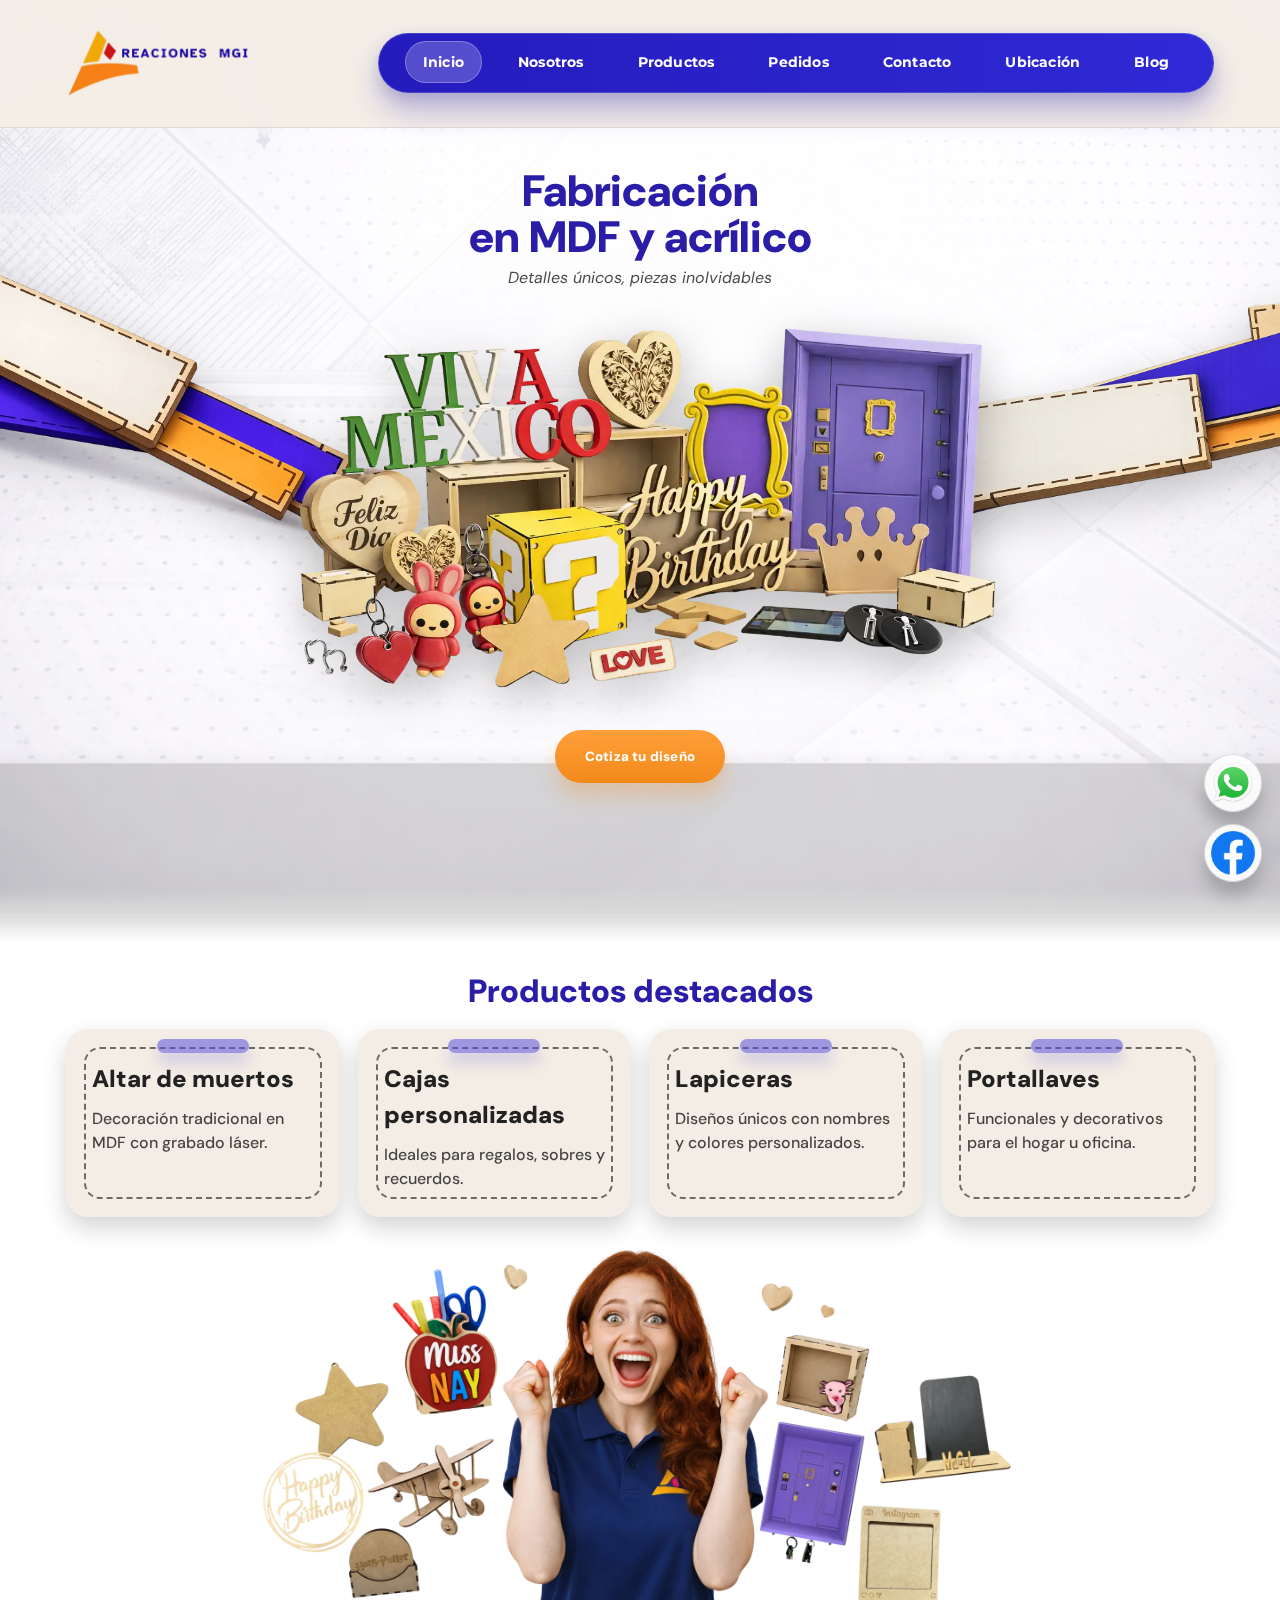
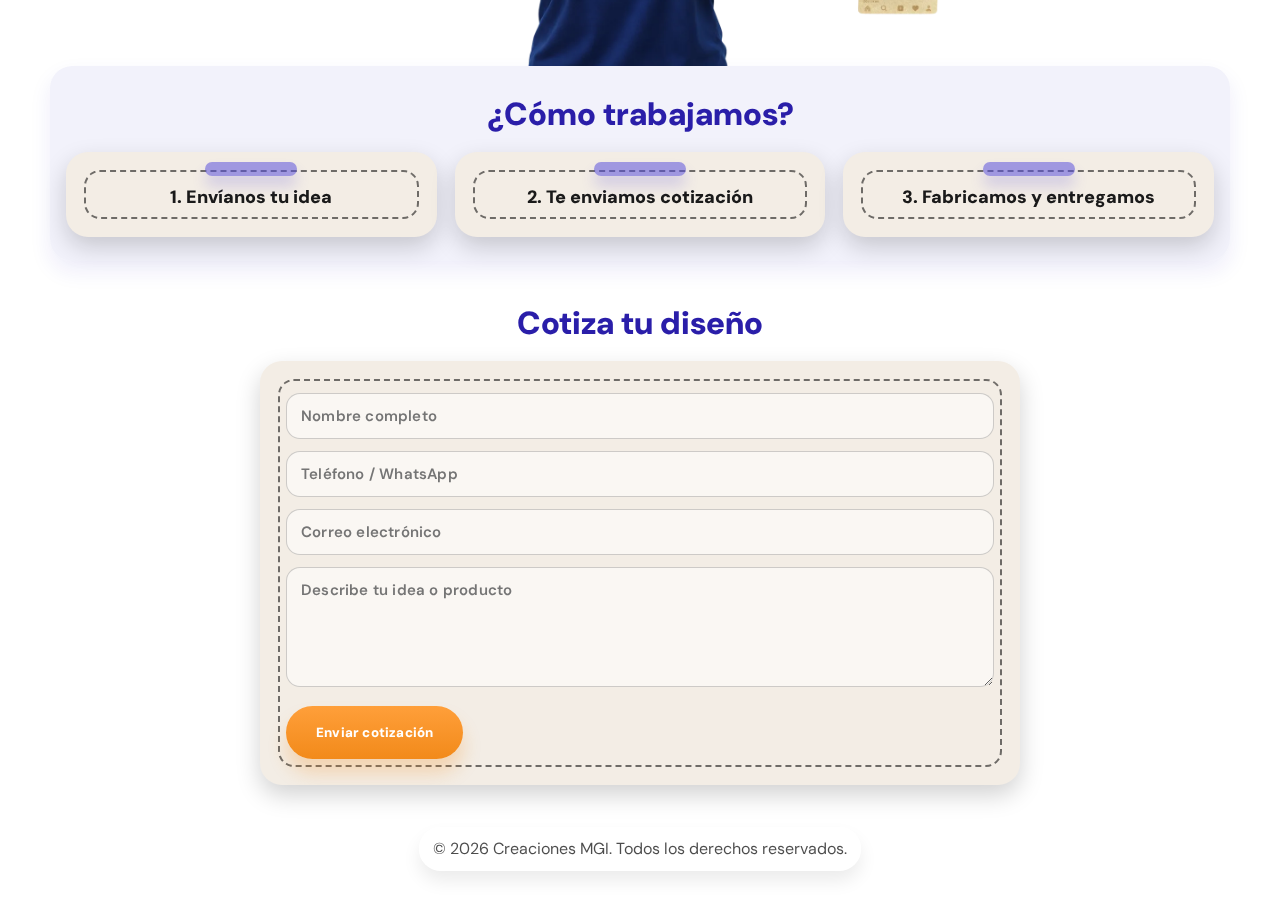
<file: index.html>
<!doctype html>
<html lang="es">
<head>
  <meta charset="UTF-8" />
  <meta name="viewport" content="width=device-width, initial-scale=1.0" />
  <meta name="description" content="Creaciones MGI - Fabricación personalizada en MDF y acrílico. Detalles únicos, piezas inolvidables." />
  <title>Creaciones MGI | Inicio</title>

  <!-- CSS (se agregará después) -->
  <link rel="stylesheet" href="styles.css" />

<link rel="preconnect" href="https://fonts.googleapis.com">
<link rel="preconnect" href="https://fonts.gstatic.com" crossorigin>
<link href="https://fonts.googleapis.com/css2?family=DM+Sans:ital,opsz,wght@0,9..40,100..1000;1,9..40,100..1000&family=Montserrat:ital,wght@0,100..900;1,100..900&display=swap" rel="stylesheet">
  
  <!-- Favicon -->
  <link rel="icon" type="image/webp" href="imgs/logo-creacionesmgi.webp" />
</head>

<body class="mgi-body">
  <!-- Fondo fijo -->
  <div class="bg-fixed" aria-hidden="true"></div>

  <!-- ENCABEZADO -->
  <header class="site-header">
    <div class="header-inner">

      <!-- Logo -->
      <a class="brand" href="index.html">
        <img
          src="imgs/logo-creacionesmgi.webp"
          alt="Creaciones MGI"
          class="brand-logo"
        />
      </a>

      <!-- FRASE (solo aparece en modo compacto) -->
<p class="header-frase" aria-hidden="true">
  Damos forma a tus ideas para crear historias inolvidables.
</p>

      <!-- Menú hamburguesa -->
      <input type="checkbox" id="menu-toggle" class="menu-toggle">
      <label for="menu-toggle" class="menu-icon" aria-label="Abrir menú">

        <span></span>
        <span></span>
        <span></span>
      </label>

      <!-- Navegación -->
      <nav class="site-nav">
        <ul class="nav-list">
          <li><a href="index.html" class="activo">Inicio</a></li>
          <li><a href="nosotros.html">Nosotros</a></li>
          <li><a href="productos.html">Productos</a></li>
          <li><a href="pedidos.html">Pedidos</a></li>
          <li><a href="contacto.html">Contacto</a></li>
          <li><a href="ubicacion.html">Ubicación</a></li>
          <li><a href="blog.html">Blog</a></li>
        </ul>
      </nav>
    </div>
  </header>

  <!-- CONTENIDO PRINCIPAL -->
  <main>

    <!-- PORTADA -->
    <section class="hero">
      <div class="hero-contenido">

        <!-- Tabla izquierda -->
        <div class="hero-lateral izquierda">
          <img src="imgs/tabla-izquierda.webp" alt="">
        </div>

        <!-- Centro -->
        <div class="hero-centro">
          <h1>Fabricación<br>en MDF y acrílico</h1>
          <p class="subtitulo">Detalles únicos, piezas inolvidables</p>

          <img
            src="imgs/imagen-centro-portada.webp"
            alt="Productos personalizados Creaciones MGI"
            class="imagen-principal"
          />

          <button class="btn-principal" data-modal="cotizaModal">
            Cotiza tu diseño
          </button>
        </div>

        <!-- Tabla derecha -->
        <div class="hero-lateral derecha">
          <img src="imgs/tabla-derecha.webp" alt="">
        </div>


        <!-- =========================
  VIDEO (debajo del botón)
========================= -->
<section class="home-video" aria-label="Video principal de Creaciones MGI">
  <div class="home-video__frame">
    <video
      class="home-video__video"
      autoplay
      muted
      loop
      playsinline
      preload="auto"
    >
      <source
        src="https://res.cloudinary.com/dbsjtpqpa/video/upload/q_auto,f_auto/VIDEO_CREACIONES_MGI_sbjqrs.mp4"
        type="video/mp4"
      />
      Tu navegador no soporta videos HTML5.
    </video>
  </div>
</section>



      </div>
    </section>

    <!-- SECCIÓN 1 -->
<section class="seccion">
  <h2 class="titulo-seccion">Productos destacados</h2>

  <div class="grid-productos">
    <article class="tarjeta">
      <h3>Altar de muertos</h3>
      <p>Decoración tradicional en MDF con grabado láser.</p>
    </article>

    <article class="tarjeta">
      <h3>Cajas personalizadas</h3>
      <p>Ideales para regalos, sobres y recuerdos.</p>
    </article>

    <article class="tarjeta">
      <h3>Lapiceras</h3>
      <p>Diseños únicos con nombres y colores personalizados.</p>
    </article>

    <article class="tarjeta">
      <h3>Portallaves</h3>
      <p>Funcionales y decorativos para el hogar u oficina.</p>
    </article>
  </div>

  <!-- 👇 IMAGEN DESTACADA DEBAJO DE LAS TARJETAS -->
  <div class="destacado-imagen">
    <img
      src="imgs/trabajadora-sorprendida.webp"
      alt="Trabajadora sorprendida con productos Creaciones MGI"
      class="destacado-imagen__img"
      loading="lazy"
    />
  </div>
</section>


    <!-- SECCIÓN 2 -->
    <section class="seccion fondo-azul">
      <h2 class="titulo-seccion">¿Cómo trabajamos?</h2>

      <div class="pasos">
        <div class="paso">1. Envíanos tu idea</div>
        <div class="paso">2. Te enviamos cotización</div>
        <div class="paso">3. Fabricamos y entregamos</div>
      </div>
    </section>

    <!-- SECCIÓN 3 -->
    <section class="seccion" id="cotiza">
      <h2 class="titulo-seccion">Cotiza tu diseño</h2>

      <form class="formulario">
        <input type="text" placeholder="Nombre completo" required>
        <input type="tel" placeholder="Teléfono / WhatsApp" required>
        <input type="email" placeholder="Correo electrónico" required>
        <textarea placeholder="Describe tu idea o producto" required></textarea>

        <button type="submit" class="btn-principal">
          Enviar cotización
        </button>
      </form>
    </section>

  </main>

  <!-- PIE DE PÁGINA -->
  <footer class="footer">
    <p>© <span id="anio"></span> Creaciones MGI. Todos los derechos reservados.</p>
  </footer>

  <!-- BURBUJAS FLOTANTES -->
  <div class="burbujas">
    <a href="https://wa.me/5210000000000" target="_blank" class="burbuja whatsapp">
      <img src="imgs/icono-whatsapp.png" alt="WhatsApp">
    </a>

    <a href="https://facebook.com" target="_blank" class="burbuja facebook">
      <img src="imgs/logo-facebook.png" alt="Facebook">
    </a>
  </div>

  <!-- MODAL COTIZACIÓN -->
  <dialog id="cotizaModal" class="modal">
    <form method="dialog" class="modal-contenido">
      <h2>Cotiza tu diseño</h2>
      <input type="text" placeholder="Nombre" required>
      <input type="tel" placeholder="WhatsApp" required>
      <textarea placeholder="Describe tu idea" required></textarea>

      <button class="btn-principal">Enviar</button>
      <button class="btn-secundario">Cerrar</button>
    </form>
  </dialog>

  <!-- JS (se agregará después) -->
  <script src="script.js"></script>

  <script>
    document.getElementById("anio").textContent = new Date().getFullYear();
  </script>
</body>
</html>
</file>
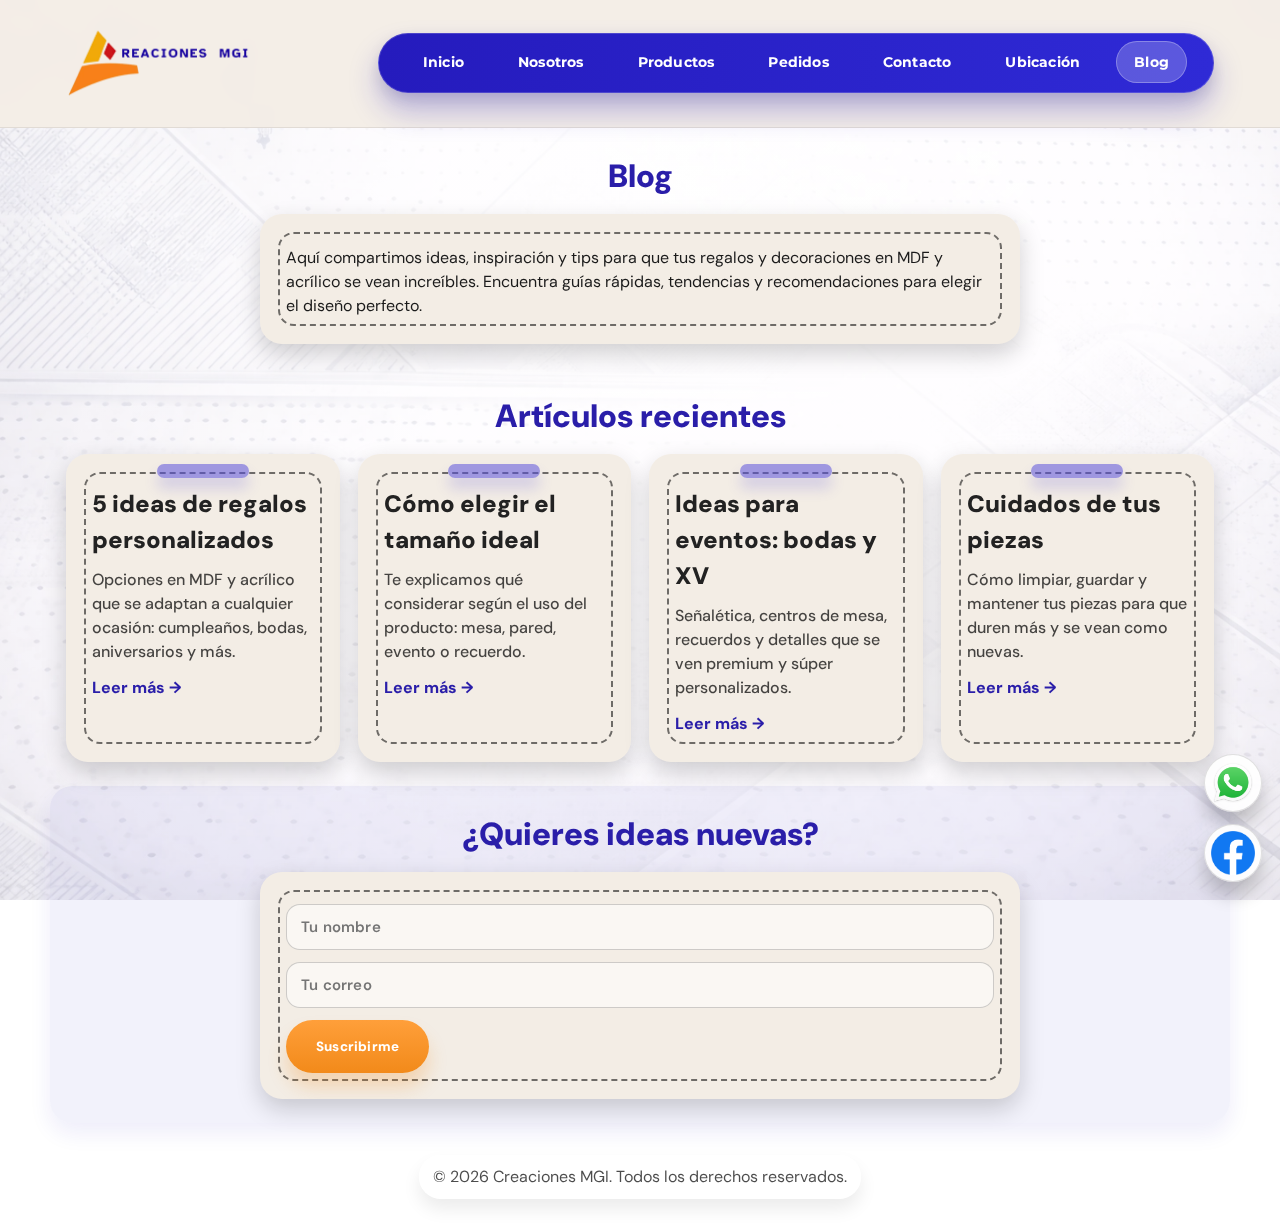
<file: blog.html>
<!doctype html>
<html lang="es">
<head>
  <meta charset="UTF-8" />
  <meta name="viewport" content="width=device-width, initial-scale=1.0" />
  <meta name="description" content="Blog de Creaciones MGI: ideas, tips y tendencias en MDF y acrílico para regalos y eventos." />
  <title>Creaciones MGI | Blog</title>

  <link rel="stylesheet" href="styles.css" />

  <link rel="preconnect" href="https://fonts.googleapis.com">
  <link rel="preconnect" href="https://fonts.gstatic.com" crossorigin>
  <link href="https://fonts.googleapis.com/css2?family=DM+Sans:ital,opsz,wght@0,9..40,100..1000;1,9..40,100..1000&family=Montserrat:ital,wght@0,100..900;1,100..900&display=swap" rel="stylesheet">

  <link rel="icon" type="image/webp" href="imgs/logo-creacionesmgi.webp" />
</head>

<body class="mgi-body">
  <div class="bg-fixed" aria-hidden="true"></div>

  <!-- HEADER -->
  <header class="site-header">
    <div class="header-inner">

      <a class="brand" href="index.html">
        <img src="imgs/logo-creacionesmgi.webp" alt="Creaciones MGI" class="brand-logo" />
      </a>

      <p class="header-frase" aria-hidden="true">
        Damos forma a tus ideas para crear historias inolvidables.
      </p>

      <input type="checkbox" id="menu-toggle" class="menu-toggle">
      <label for="menu-toggle" class="menu-icon" aria-label="Abrir menú">
        <span></span><span></span><span></span>
      </label>

      <nav class="site-nav">
        <ul class="nav-list">
          <li><a href="index.html">Inicio</a></li>
          <li><a href="nosotros.html">Nosotros</a></li>
          <li><a href="productos.html">Productos</a></li>
          <li><a href="pedidos.html">Pedidos</a></li>
          <li><a href="contacto.html">Contacto</a></li>
          <li><a href="ubicacion.html">Ubicación</a></li>
          <li><a href="blog.html" class="activo">Blog</a></li>
        </ul>
      </nav>

    </div>
  </header>

  <main>

    <!-- SECCIÓN 1 -->
    <section class="seccion">
      <h2 class="titulo-seccion">Blog</h2>

      <div class="formulario">
        <p style="margin:0; position:relative; z-index:1;">
          Aquí compartimos ideas, inspiración y tips para que tus regalos y decoraciones en MDF y acrílico
          se vean increíbles. Encuentra guías rápidas, tendencias y recomendaciones para elegir el diseño perfecto.
        </p>
      </div>
    </section>

    <!-- SECCIÓN 2 -->
    <section class="seccion">
      <h2 class="titulo-seccion">Artículos recientes</h2>

      <div class="grid-productos">
        <article class="tarjeta">
          <h3>5 ideas de regalos personalizados</h3>
          <p>Opciones en MDF y acrílico que se adaptan a cualquier ocasión: cumpleaños, bodas, aniversarios y más.</p>
          <p style="margin-top:12px; font-weight:800; color:#2a1ea9; position:relative; z-index:1;">
            <a href="blog-articulo-1.html">Leer más →</a>
          </p>
        </article>

        <article class="tarjeta">
          <h3>Cómo elegir el tamaño ideal</h3>
          <p>Te explicamos qué considerar según el uso del producto: mesa, pared, evento o recuerdo.</p>
          <p style="margin-top:12px; font-weight:800; color:#2a1ea9; position:relative; z-index:1;">
            <a href="blog-articulo-2.html">Leer más →</a>
          </p>
        </article>

        <article class="tarjeta">
          <h3>Ideas para eventos: bodas y XV</h3>
          <p>Señalética, centros de mesa, recuerdos y detalles que se ven premium y súper personalizados.</p>
          <p style="margin-top:12px; font-weight:800; color:#2a1ea9; position:relative; z-index:1;">
            <a href="blog-articulo-3.html">Leer más →</a>
          </p>
        </article>

        <article class="tarjeta">
          <h3>Cuidados de tus piezas</h3>
          <p>Cómo limpiar, guardar y mantener tus piezas para que duren más y se vean como nuevas.</p>
          <p style="margin-top:12px; font-weight:800; color:#2a1ea9; position:relative; z-index:1;">
            <a href="blog-articulo-4.html">Leer más →</a>
          </p>
        </article>
      </div>
    </section>

    <!-- SECCIÓN 3 -->
    <section class="seccion fondo-azul">
      <h2 class="titulo-seccion">¿Quieres ideas nuevas?</h2>

      <form class="formulario">
        <input type="text" placeholder="Tu nombre" required>
        <input type="email" placeholder="Tu correo" required>
        <button type="submit" class="btn-principal">Suscribirme</button>
      </form>
    </section>

  </main>

  <footer class="footer">
    <p>© <span id="anio"></span> Creaciones MGI. Todos los derechos reservados.</p>
  </footer>

  <div class="burbujas">
    <a href="https://wa.me/5210000000000" target="_blank" class="burbuja whatsapp">
      <img src="imgs/icono-whatsapp.png" alt="WhatsApp">
    </a>
    <a href="https://facebook.com" target="_blank" class="burbuja facebook">
      <img src="imgs/logo-facebook.png" alt="Facebook">
    </a>
  </div>

  <script src="script.js"></script>
</body>
</html>
</file>
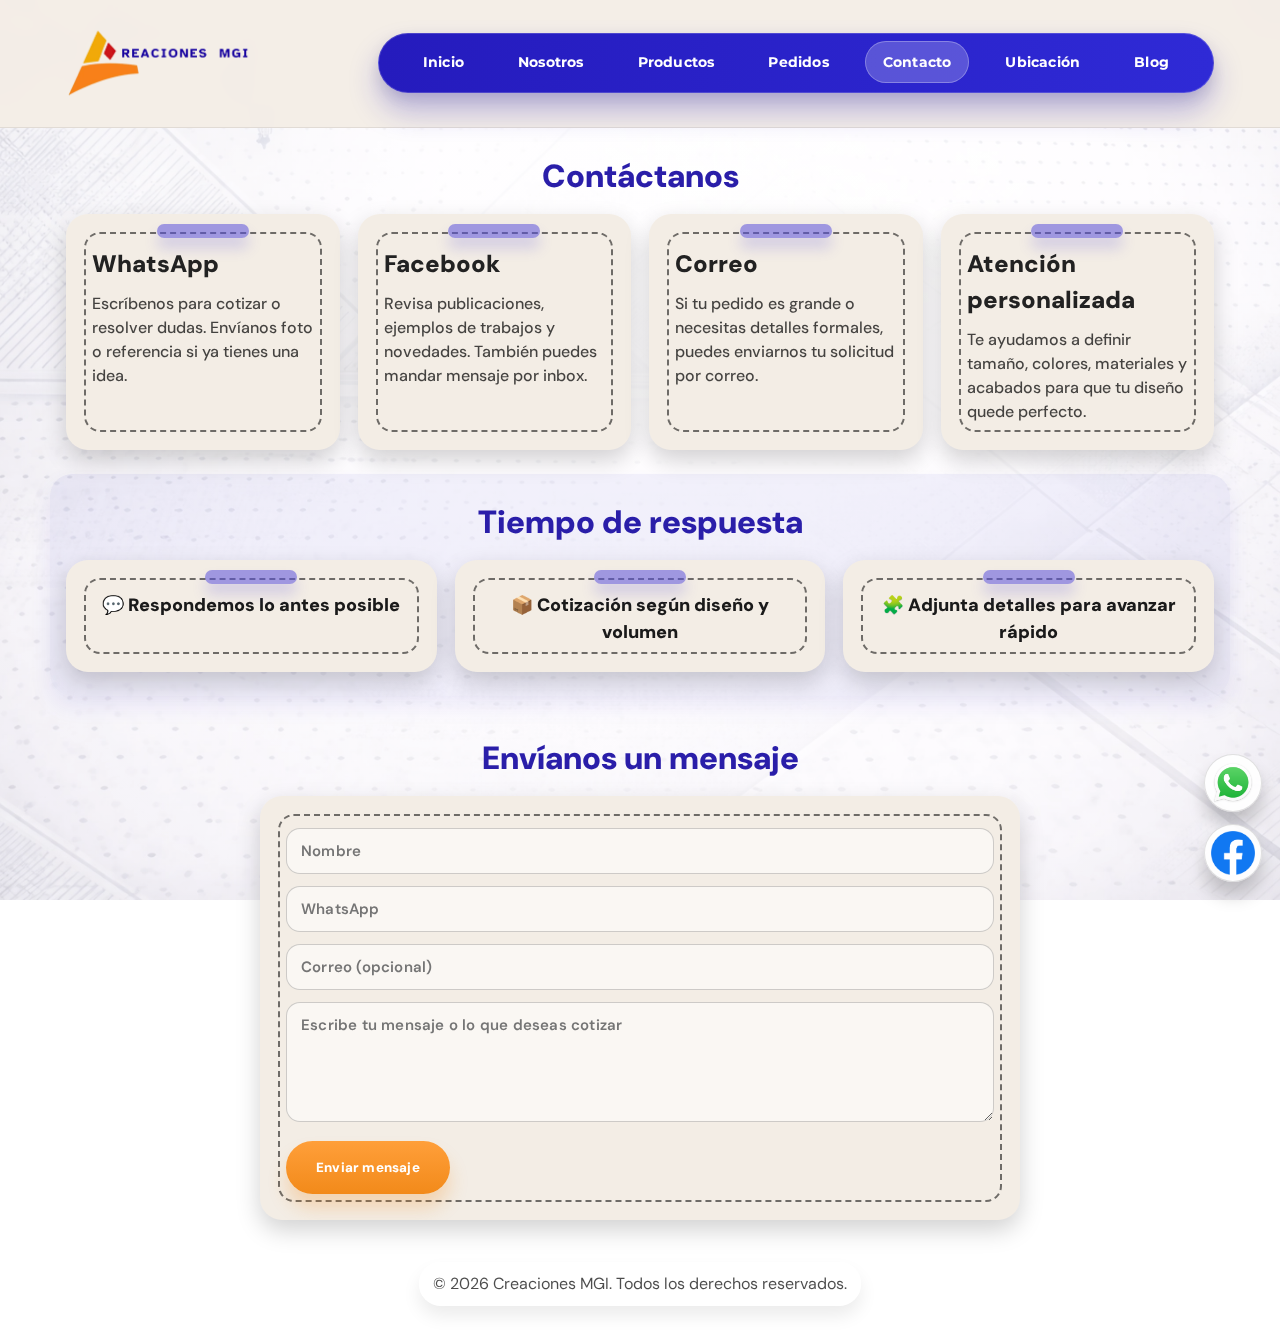
<file: contacto.html>
<!doctype html>
<html lang="es">
<head>
  <meta charset="UTF-8" />
  <meta name="viewport" content="width=device-width, initial-scale=1.0" />
  <meta name="description" content="Contacto Creaciones MGI: WhatsApp, redes sociales y formulario para mensajes y cotizaciones." />
  <title>Creaciones MGI | Contacto</title>

  <link rel="stylesheet" href="styles.css" />

  <link rel="preconnect" href="https://fonts.googleapis.com">
  <link rel="preconnect" href="https://fonts.gstatic.com" crossorigin>
  <link href="https://fonts.googleapis.com/css2?family=DM+Sans:ital,opsz,wght@0,9..40,100..1000;1,9..40,100..1000&family=Montserrat:ital,wght@0,100..900;1,100..900&display=swap" rel="stylesheet">

  <link rel="icon" type="image/webp" href="imgs/logo-creacionesmgi.webp" />
</head>

<body class="mgi-body">
  <div class="bg-fixed" aria-hidden="true"></div>

  <!-- HEADER -->
  <header class="site-header">
    <div class="header-inner">

      <a class="brand" href="index.html">
        <img src="imgs/logo-creacionesmgi.webp" alt="Creaciones MGI" class="brand-logo" />
      </a>

      <p class="header-frase" aria-hidden="true">
        Damos forma a tus ideas para crear historias inolvidables.
      </p>

      <input type="checkbox" id="menu-toggle" class="menu-toggle">
      <label for="menu-toggle" class="menu-icon" aria-label="Abrir menú">
        <span></span><span></span><span></span>
      </label>

      <nav class="site-nav">
        <ul class="nav-list">
          <li><a href="index.html">Inicio</a></li>
          <li><a href="nosotros.html">Nosotros</a></li>
          <li><a href="productos.html">Productos</a></li>
          <li><a href="pedidos.html">Pedidos</a></li>
          <li><a href="contacto.html" class="activo">Contacto</a></li>
          <li><a href="ubicacion.html">Ubicación</a></li>
          <li><a href="blog.html">Blog</a></li>
        </ul>
      </nav>

    </div>
  </header>

  <main>

    <!-- SECCIÓN 1 -->
    <section class="seccion">
      <h2 class="titulo-seccion">Contáctanos</h2>

      <div class="grid-productos">
        <article class="tarjeta">
          <h3>WhatsApp</h3>
          <p>Escríbenos para cotizar o resolver dudas. Envíanos foto o referencia si ya tienes una idea.</p>
        </article>

        <article class="tarjeta">
          <h3>Facebook</h3>
          <p>Revisa publicaciones, ejemplos de trabajos y novedades. También puedes mandar mensaje por inbox.</p>
        </article>

        <article class="tarjeta">
          <h3>Correo</h3>
          <p>Si tu pedido es grande o necesitas detalles formales, puedes enviarnos tu solicitud por correo.</p>
        </article>

        <article class="tarjeta">
          <h3>Atención personalizada</h3>
          <p>Te ayudamos a definir tamaño, colores, materiales y acabados para que tu diseño quede perfecto.</p>
        </article>
      </div>
    </section>

    <!-- SECCIÓN 2 -->
    <section class="seccion fondo-azul">
      <h2 class="titulo-seccion">Tiempo de respuesta</h2>

      <div class="pasos">
        <div class="paso">💬 Respondemos lo antes posible</div>
        <div class="paso">📦 Cotización según diseño y volumen</div>
        <div class="paso">🧩 Adjunta detalles para avanzar rápido</div>
      </div>
    </section>

    <!-- SECCIÓN 3 -->
    <section class="seccion" id="mensaje">
      <h2 class="titulo-seccion">Envíanos un mensaje</h2>

      <form class="formulario">
        <input type="text" placeholder="Nombre" required>
        <input type="tel" placeholder="WhatsApp" required>
        <input type="email" placeholder="Correo (opcional)">
        <textarea placeholder="Escribe tu mensaje o lo que deseas cotizar" required></textarea>

        <button type="submit" class="btn-principal">Enviar mensaje</button>
      </form>
    </section>

  </main>

  <footer class="footer">
    <p>© <span id="anio"></span> Creaciones MGI. Todos los derechos reservados.</p>
  </footer>

  <div class="burbujas">
    <a href="https://wa.me/5210000000000" target="_blank" class="burbuja whatsapp">
      <img src="imgs/icono-whatsapp.png" alt="WhatsApp">
    </a>
    <a href="https://facebook.com" target="_blank" class="burbuja facebook">
      <img src="imgs/logo-facebook.png" alt="Facebook">
    </a>
  </div>

  <script src="script.js"></script>
</body>
</html>
</file>
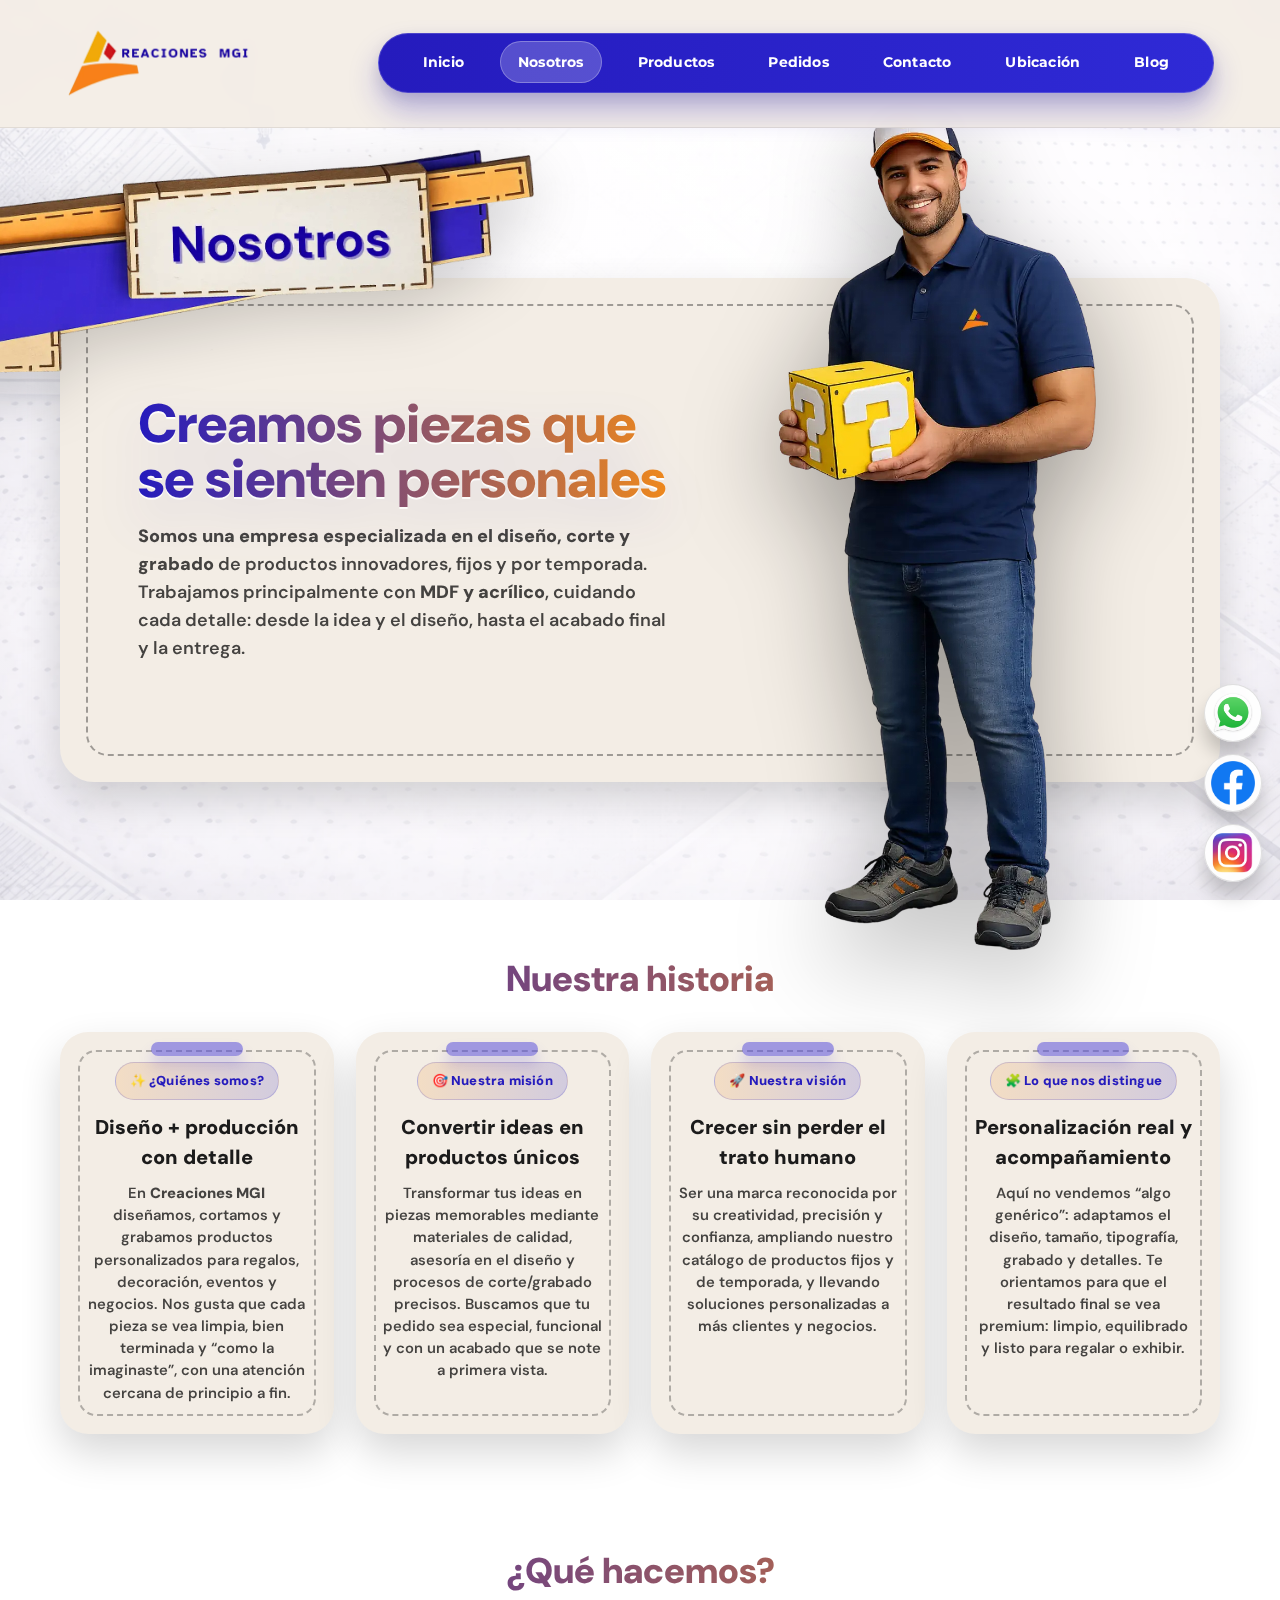
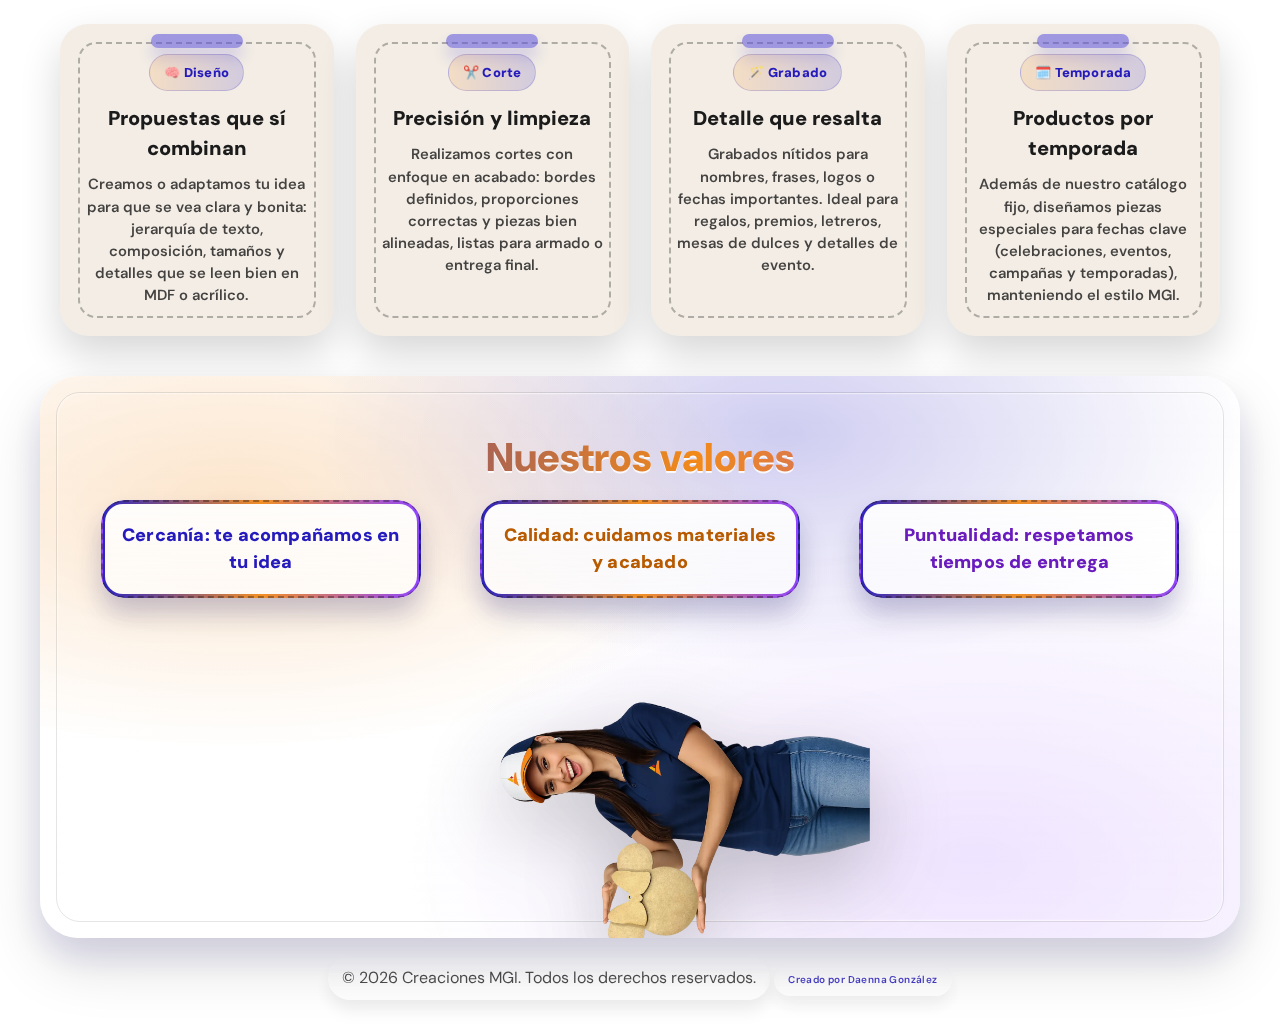
<file: nosotros.html>
<!doctype html>
<html lang="es">
<head>
  <meta charset="UTF-8" />
  <meta name="viewport" content="width=device-width, initial-scale=1.0" />
  <meta name="description" content="Conoce Creaciones MGI: nuestra historia, valores y cómo trabajamos tus ideas en MDF y acrílico." />
  <title>Creaciones MGI | Nosotros</title>

  <!-- ✅ MISMO CSS del index -->
  <link rel="stylesheet" href="styles.css" />
<link rel="stylesheet" href="nosotros.css" />

  <!-- Fonts -->
  <link rel="preconnect" href="https://fonts.googleapis.com">
  <link rel="preconnect" href="https://fonts.gstatic.com" crossorigin>
  <link href="https://fonts.googleapis.com/css2?family=DM+Sans:ital,opsz,wght@0,9..40,100..1000;1,9..40,100..1000&family=Montserrat:ital,wght@0,100..900;1,100..900&display=swap" rel="stylesheet">

  <link rel="icon" type="image/webp" href="imgs/logo-creacionesmgi.webp" />
</head>

<body class="mgi-body">
  <div class="bg-fixed" aria-hidden="true"></div>

  <!-- HEADER (igual al index) -->
  <header class="site-header">
    <div class="header-inner">

      <a class="brand" href="index.html">
        <img src="imgs/logo-creacionesmgi.webp" alt="Creaciones MGI" class="brand-logo" />
      </a>

      <p class="header-frase" aria-hidden="true">
        Damos forma a tus ideas para crear historias inolvidables.
      </p>

      <input type="checkbox" id="menu-toggle" class="menu-toggle">
      <label for="menu-toggle" class="menu-icon" aria-label="Abrir menú">
        <span></span><span></span><span></span>
      </label>

      <nav class="site-nav">
        <ul class="nav-list">
          <li><a href="index.html">Inicio</a></li>
          <li><a href="nosotros.html" class="activo">Nosotros</a></li>
          <li><a href="productos.html">Productos</a></li>
          <li><a href="pedidos.html">Pedidos</a></li>
          <li><a href="contacto.html">Contacto</a></li>
          <li><a href="ubicacion.html">Ubicación</a></li>
          <li><a href="blog.html">Blog</a></li>
        </ul>
      </nav>

    </div>
  </header>

  <main>

    <!-- HERO / INTRO -->
    <!-- NOTA: Aquí ya NO ponemos la imagen para evitar duplicado.
         La imagen (personaje) va más abajo, superpuesta encima de la tarjeta. -->
    <section class="nosotros-hero" aria-labelledby="nosotros-title">
      <div class="nosotros-hero-card">

        <div class="nosotros-hero-inner">
          <div>
            <div class="nosotros-kicker"></div>

            <h1 class="nosotros-title" id="nosotros-title">
              Creamos piezas que se sienten personales
            </h1>

            <p class="nosotros-lead">
              <strong>Somos una empresa especializada en el diseño, corte y grabado</strong> de productos innovadores,
              fijos y por temporada. Trabajamos principalmente con <strong>MDF y acrílico</strong>, cuidando cada detalle:
              desde la idea y el diseño, hasta el acabado final y la entrega.
            </p>
          </div>
        </div>

        <!-- ✅ Personaje: MÁS ABAJO y por ENCIMA de la tarjeta (overlay) -->
        <!-- Se posiciona con CSS (absolute/translate) para que sobresalga -->
        <div class="nosotros-worker-overlay" aria-hidden="true">
          <img src="imgs/trabajador-mgi.webp" alt="" loading="eager" />
        </div>

      </div>
    </section>

    <!-- SECCIÓN 1: Historia / Quiénes somos -->
    <section class="seccion" aria-labelledby="historia">
      <h2 class="titulo-seccion" id="historia">Nuestra historia</h2>

      <div class="grid-productos">
        <article class="tarjeta">
          <div class="mini-k">✨ ¿Quiénes somos?</div>
          <h3>Diseño + producción con detalle</h3>
          <p>
            En <strong>Creaciones MGI</strong> diseñamos, cortamos y grabamos productos personalizados para regalos,
            decoración, eventos y negocios. Nos gusta que cada pieza se vea limpia, bien terminada y “como la imaginaste”,
            con una atención cercana de principio a fin.
          </p>
        </article>

        <article class="tarjeta">
          <div class="mini-k">🎯 Nuestra misión</div>
          <h3>Convertir ideas en productos únicos</h3>
          <p>
            Transformar tus ideas en piezas memorables mediante materiales de calidad, asesoría en el diseño y procesos
            de corte/grabado precisos. Buscamos que tu pedido sea especial, funcional y con un acabado que se note a primera vista.
          </p>
        </article>

        <article class="tarjeta">
          <div class="mini-k">🚀 Nuestra visión</div>
          <h3>Crecer sin perder el trato humano</h3>
          <p>
            Ser una marca reconocida por su creatividad, precisión y confianza, ampliando nuestro catálogo de productos
            fijos y de temporada, y llevando soluciones personalizadas a más clientes y negocios.
          </p>
        </article>

        <article class="tarjeta">
          <div class="mini-k">🧩 Lo que nos distingue</div>
          <h3>Personalización real y acompañamiento</h3>
          <p>
            Aquí no vendemos “algo genérico”: adaptamos el diseño, tamaño, tipografía, grabado y detalles.
            Te orientamos para que el resultado final se vea premium: limpio, equilibrado y listo para regalar o exhibir.
          </p>
        </article>
      </div>
    </section>

    <!-- SECCIÓN 2: Especialidad -->
    <section class="seccion" aria-labelledby="especialidad">
      <h2 class="titulo-seccion" id="especialidad">¿Qué hacemos?</h2>

      <div class="grid-productos">
        <article class="tarjeta">
          <div class="mini-k">🧠 Diseño</div>
          <h3>Propuestas que sí combinan</h3>
          <p>
            Creamos o adaptamos tu idea para que se vea clara y bonita: jerarquía de texto, composición,
            tamaños y detalles que se leen bien en MDF o acrílico.
          </p>
        </article>

        <article class="tarjeta">
          <div class="mini-k">✂️ Corte</div>
          <h3>Precisión y limpieza</h3>
          <p>
            Realizamos cortes con enfoque en acabado: bordes definidos, proporciones correctas y piezas bien alineadas,
            listas para armado o entrega final.
          </p>
        </article>

        <article class="tarjeta">
          <div class="mini-k">🪄 Grabado</div>
          <h3>Detalle que resalta</h3>
          <p>
            Grabados nítidos para nombres, frases, logos o fechas importantes. Ideal para regalos, premios, letreros,
            mesas de dulces y detalles de evento.
          </p>
        </article>

        <article class="tarjeta">
          <div class="mini-k">🗓️ Temporada</div>
          <h3>Productos por temporada</h3>
          <p>
            Además de nuestro catálogo fijo, diseñamos piezas especiales para fechas clave (celebraciones, eventos,
            campañas y temporadas), manteniendo el estilo MGI.
          </p>
        </article>
      </div>
    </section>

    <!-- SECCIÓN 3: Valores -->
    <section class="seccion fondo-azul valores-mgi2" aria-labelledby="valores">
      <h2 class="titulo-seccion" id="valores">Nuestros valores</h2>

      <div class="pasos">
        <div class="paso">Cercanía: te acompañamos en tu idea</div>
        <div class="paso">Calidad: cuidamos materiales y acabado</div>
        <div class="paso">Puntualidad: respetamos tiempos de entrega</div>
      </div>
    </section>

  

  </main>

  <!-- PIE DE PÁGINA (igual al index) -->
  <footer class="footer">
    <p>© <span id="anio"></span> Creaciones MGI. Todos los derechos reservados.</p>
    <p class="footer-firma">Creado por Daenna González</p>
  </footer>

  <!-- BURBUJAS FLOTANTES (igual al index) -->
  <div class="burbujas">
    <a href="https://wa.me/18123439492?text=Hola%20Creaciones%20MGI,%20quiero%20informaci%C3%B3n%20sobre%20sus%20productos."
       target="_blank" rel="noopener" class="burbuja whatsapp" aria-label="WhatsApp">
      <img src="imgs/icono-whatsapp.png" alt="" aria-hidden="true">
    </a>

    <a href="https://www.facebook.com/profile.php?id=61559132295014"
       target="_blank" rel="noopener" class="burbuja facebook" aria-label="Facebook">
      <img src="imgs/logo-facebook.png" alt="" aria-hidden="true">
    </a>

    <a href="https://www.instagram.com/creacionesmgi/"
       target="_blank" rel="noopener" class="burbuja instagram" aria-label="Instagram">
      <img src="imgs/icono-instagram.webp" alt="" aria-hidden="true">
    </a>
  </div>

  <!-- JS -->
  <script src="script.js"></script>
</body>
</html>
</file>
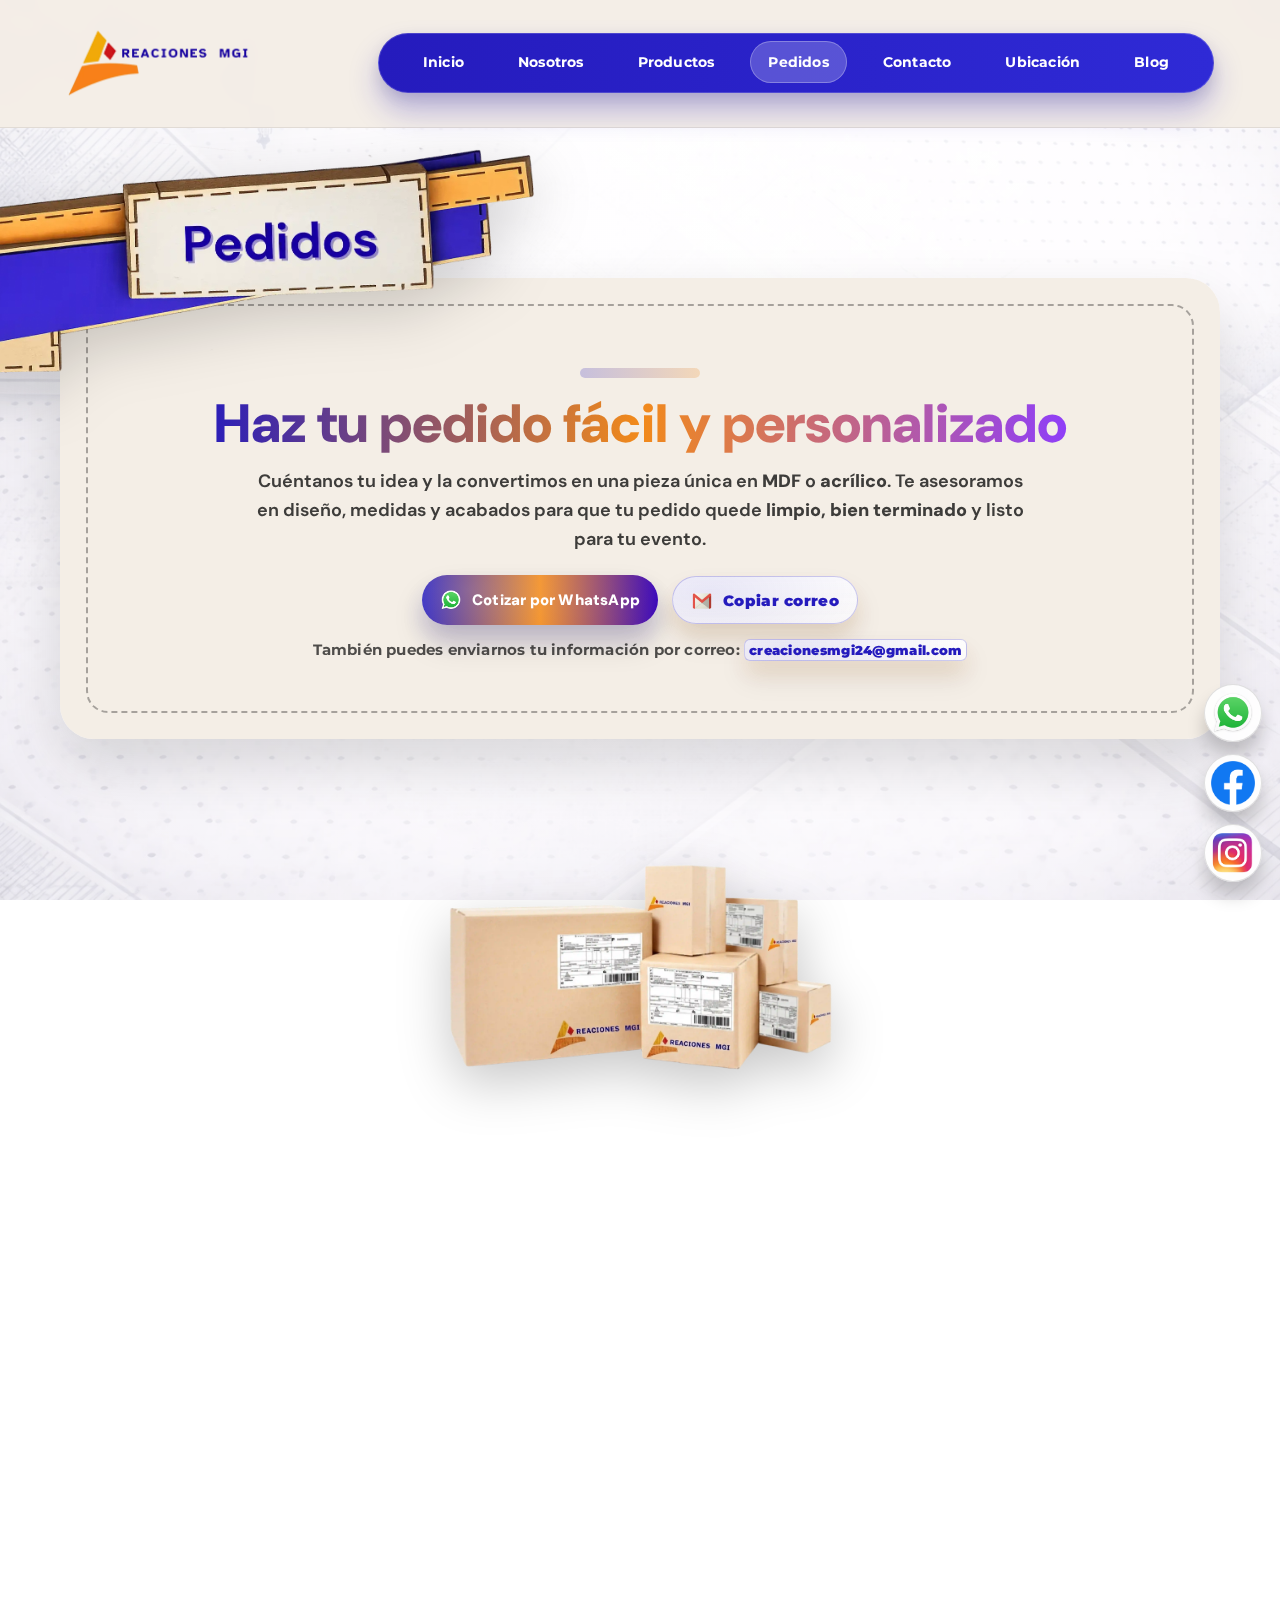
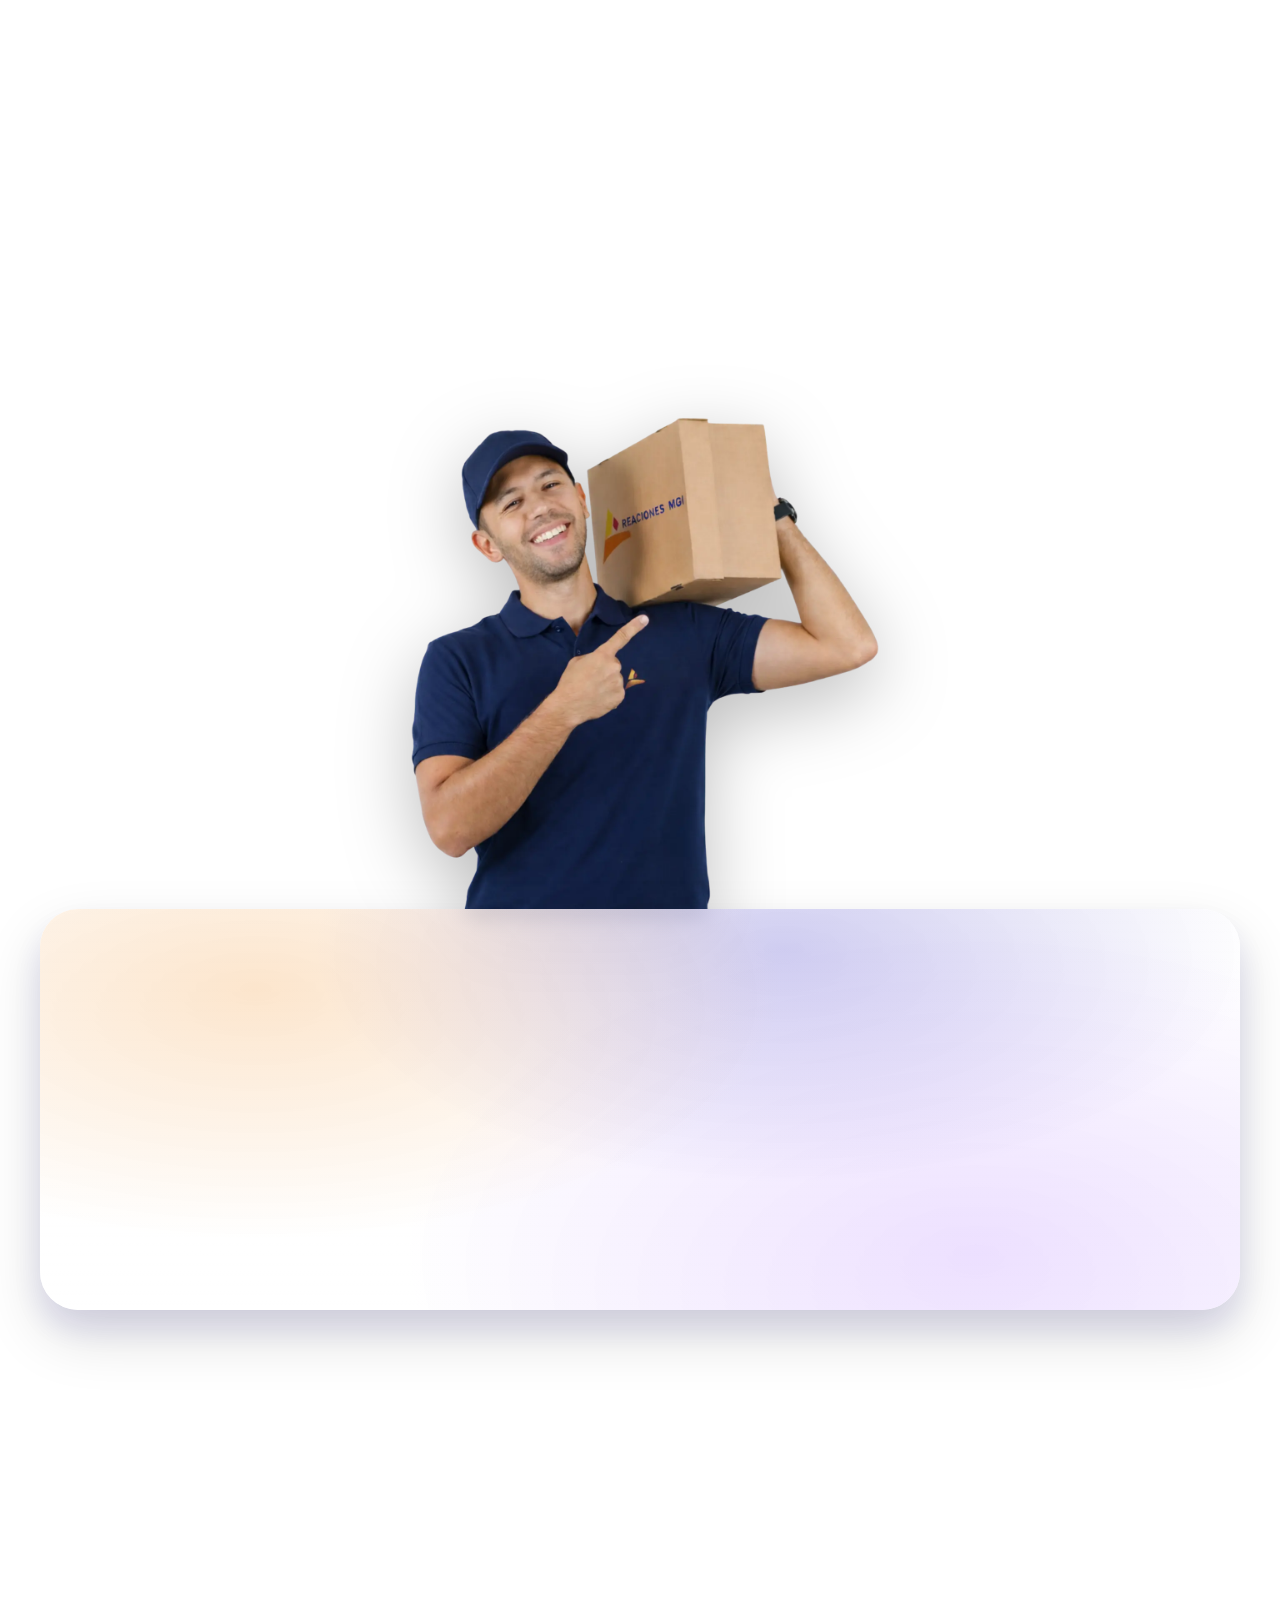
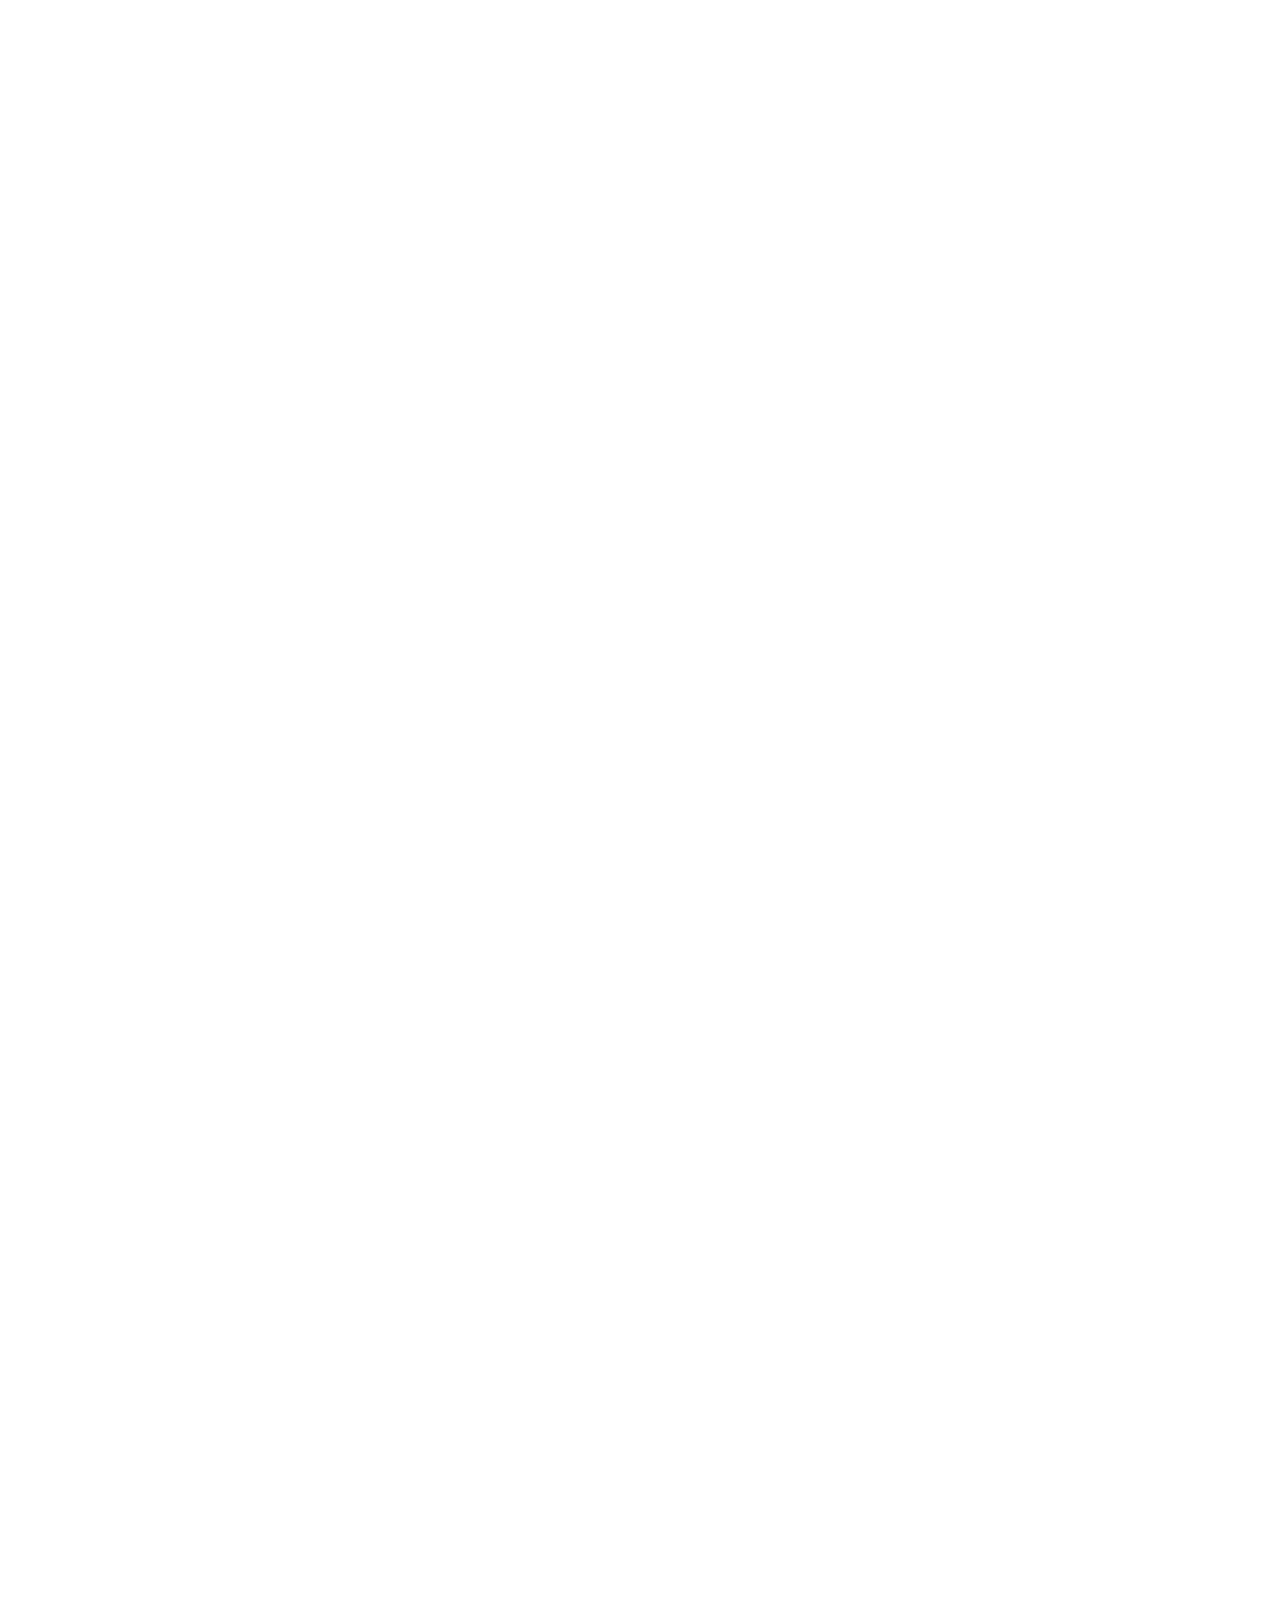
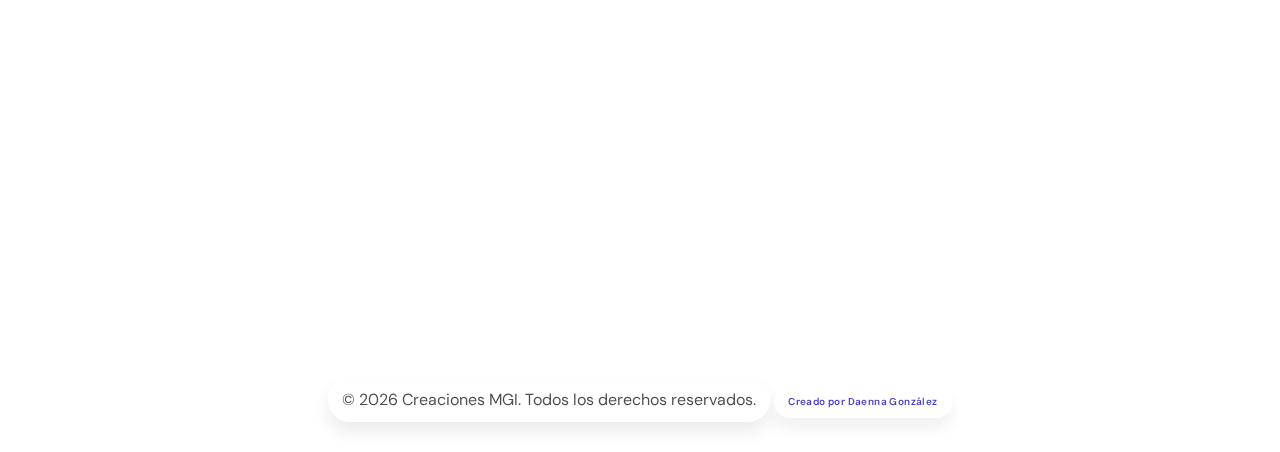
<file: pedidos.html>
<!doctype html>
<html lang="es">
<head>
  <meta charset="UTF-8" />
  <meta name="viewport" content="width=device-width, initial-scale=1.0" />
  <meta name="description" content="Haz tu pedido en Creaciones MGI: cotiza por WhatsApp o envíanos tu información por correo. Personalizamos en MDF y acrílico." />
  <title>Creaciones MGI | Pedidos</title>

  <!-- ✅ MISMO CSS del index -->
  <link rel="stylesheet" href="styles.css" />
  <link rel="stylesheet" href="pedidos.css" />

  <!-- Fonts -->
  <link rel="preconnect" href="https://fonts.googleapis.com">
  <link rel="preconnect" href="https://fonts.gstatic.com" crossorigin>
  <link href="https://fonts.googleapis.com/css2?family=DM+Sans:ital,opsz,wght@0,9..40,100..1000;1,9..40,100..1000&family=Montserrat:ital,wght@0,100..900;1,100..900&display=swap" rel="stylesheet">

  <link rel="icon" type="image/webp" href="imgs/logo-creacionesmgi.webp" />
</head>

<body class="mgi-body">
  <div class="bg-fixed" aria-hidden="true"></div>

  <!-- HEADER (igual al index) -->
  <header class="site-header">
    <div class="header-inner">

      <a class="brand" href="index.html">
        <img src="imgs/logo-creacionesmgi.webp" alt="Creaciones MGI" class="brand-logo" />
      </a>

      <p class="header-frase" aria-hidden="true">
        Damos forma a tus ideas para crear historias inolvidables.
      </p>

      <input type="checkbox" id="menu-toggle" class="menu-toggle">
      <label for="menu-toggle" class="menu-icon" aria-label="Abrir menú">
        <span></span><span></span><span></span>
      </label>

      <nav class="site-nav">
        <ul class="nav-list">
          <li><a href="index.html">Inicio</a></li>
          <li><a href="nosotros.html">Nosotros</a></li>
          <li><a href="productos.html">Productos</a></li>
          <li><a href="pedidos.html" class="activo">Pedidos</a></li>
          <li><a href="contacto.html">Contacto</a></li>
          <li><a href="ubicacion.html">Ubicación</a></li>
          <li><a href="blog.html">Blog</a></li>
        </ul>
      </nav>

    </div>
  </header>

  <main>

    <!-- =====================================================
         HERO / INTRO (PEDIDOS)
         - Tabla decorativa: .pedidos-hero::before (tabla-pedidos.webp) en pedidos.css
         - Animaciones scroll: data-animate
    ====================================================== -->
    <section class="pedidos-hero" aria-labelledby="pedidos-title">
      <div class="pedidos-hero-card" data-animate="up">

        <div class="pedidos-hero-inner">
          <div>
            <div class="pedidos-kicker" data-animate="fade"></div>

            <h1 class="pedidos-title" id="pedidos-title" data-animate="up">
              Haz tu pedido fácil y personalizado
            </h1>

            <p class="pedidos-lead" data-animate="up" data-delay="80">
              Cuéntanos tu idea y la convertimos en una pieza única en <strong>MDF</strong> o <strong>acrílico</strong>.
              Te asesoramos en diseño, medidas y acabados para que tu pedido quede <strong>limpio, bien terminado</strong> y listo para tu evento.
            </p>

            <div class="pedidos-hero-cta" data-animate="up" data-delay="140">
              <a class="btn btn-primario btn-grande btn-bounce"
                 href="https://wa.me/18123439492?text=Hola%20Creaciones%20MGI,%20quiero%20cotizar%20un%20pedido.%20Mi%20idea%20es:"
                 target="_blank" rel="noopener">
                <img class="btn-ico" src="imgs/icono-whatsapp.png" alt="" aria-hidden="true">
                Cotizar por WhatsApp
              </a>

              <button class="btn btn-secundario btn-grande btn-bounce"
                      type="button"
                      data-copy-email="creacionesmgi24@gmail.com"
                      aria-label="Copiar correo de Creaciones MGI">
                <img class="btn-ico" src="imgs/logo-email.webp" alt="" aria-hidden="true">
                Copiar correo
              </button>
            </div>

            <p class="pedidos-hero-mini" data-animate="fade" data-delay="220">
              También puedes enviarnos tu información por correo:
              <button class="link-copy" type="button" data-copy-email="creacionesmgi24@gmail.com">creacionesmgi24@gmail.com</button>
            </p>
          </div>
        </div>

      </div>

      <div class="pedidos-paquetes">
  <img src="imgs/paquetes.webp" alt="Paquetes personalizados Creaciones MGI">
</div>
    </section>


    <!-- =====================================================
         1) ¿CÓMO HAGO MI PEDIDO? (4 tarjetas + botón)
    ====================================================== -->
    <section class="seccion" aria-labelledby="como-pido">
      <h2 class="titulo-seccion" id="como-pido" data-animate="up">¿Cómo hago mi pedido?</h2>

      <div class="grid-productos pedidos-grid-4">
        <article class="tarjeta" data-animate="up">
          <div class="mini-k">1) Envíanos tu idea</div>
          <h3>Cuéntanos qué necesitas</h3>
          <p>
            Dinos qué necesitas: producto, evento, medidas aproximadas, colores, texto y fecha para entrega.
            Si tienes foto o referencia, mejor.
          </p>
        </article>

        <article class="tarjeta" data-animate="up" data-delay="60">
          <div class="mini-k">2) Te cotizamos</div>
          <h3>Precio y propuesta</h3>
          <p>
            Te enviamos precio, opciones de material (MDF o acrílico), tiempo estimado y propuesta según tu idea.
          </p>
        </article>

        <article class="tarjeta" data-animate="up" data-delay="120">
          <div class="mini-k">3) Confirmas tu diseño</div>
          <h3>Ajustes finales</h3>
          <p>
            Ajustamos detalles (nombre, colores, tamaño) y confirmamos el diseño final para iniciar fabricación.
          </p>
        </article>

        <article class="tarjeta" data-animate="up" data-delay="180">
          <div class="mini-k">4) Fabricación y entrega</div>
          <h3>Listo para recibir</h3>
          <p>
            Fabricamos tu pedido y te avisamos cuando esté listo para entrega o envío a domicilio.
          </p>
        </article>
      </div>

      <div class="pedidos-cta-bloque" data-animate="up" data-delay="140">
        <a class="btn btn-primario btn-grande btn-bounce"
           href="https://wa.me/18123439492?text=Hola%20Creaciones%20MGI,%20quiero%20hacer%20un%20pedido.%20Estos%20son%20los%20detalles:%20"
           target="_blank" rel="noopener">
          <img class="btn-ico" src="imgs/icono-whatsapp.png" alt="" aria-hidden="true">
          Cotizar por WhatsApp
        </a>

        <a class="btn btn-secundario btn-grande btn-bounce" href="#solicita-tu-pedido">
          <img class="btn-ico" src="imgs/icono-carrito3d.webp" alt="" aria-hidden="true">
          Ir a Solicitar pedido
        </a>
      </div>
    </section>


    <!-- =====================================================
         2) PARA COTIZAR RÁPIDO (6 tarjetas checklist + botones)
    ====================================================== -->
    <section class="seccion" aria-labelledby="cotizar-rapido">
      <h2 class="titulo-seccion" id="cotizar-rapido" data-animate="up">Para cotizar rápido, envíanos esto:</h2>

      <div class="grid-productos pedidos-grid-6">
        <article class="tarjeta tarjeta-check" data-animate="up">
          <div class="mini-k">✅ Tipo de producto</div>
          <p>(caja, letrero, topper, alcancía…)</p>
        </article>

        <article class="tarjeta tarjeta-check" data-animate="up" data-delay="50">
          <div class="mini-k">✅ Medida aproximada</div>
          <p>(en cm si se puede)</p>
        </article>

        <article class="tarjeta tarjeta-check" data-animate="up" data-delay="100">
          <div class="mini-k">✅ Texto / nombre</div>
          <p>(tal cual debe ir)</p>
        </article>

        <article class="tarjeta tarjeta-check" data-animate="up" data-delay="150">
          <div class="mini-k">✅ Colores o estilo</div>
          <p>(ej. azul, dorado, glitter, tema…)</p>
        </article>

        <article class="tarjeta tarjeta-check" data-animate="up" data-delay="200">
          <div class="mini-k">✅ Cantidad</div>
          <p>(1, 10, 50…)</p>
        </article>

        <article class="tarjeta tarjeta-check" data-animate="up" data-delay="250">
          <div class="mini-k">✅ Fecha del evento</div>
          <p>(día en que lo necesitas)</p>
        </article>
      </div>

      <div class="pedidos-cta-bloque" data-animate="up">
        <a class="btn btn-primario btn-grande btn-bounce"
           href="https://wa.me/18123439492?text=Hola%20Creaciones%20MGI,%20quiero%20cotizar%20r%C3%A1pido.%20Te%20mando:%20Tipo%20de%20producto:%20%0AMedida:%20%0ATexto:%20%0AColores/estilo:%20%0ACantidad:%20%0AFecha%20del%20evento:%20"
           target="_blank" rel="noopener">
          <img class="btn-ico" src="imgs/icono-whatsapp.png" alt="" aria-hidden="true">
          Enviar por WhatsApp
        </a>

        <button class="btn btn-secundario btn-grande btn-bounce"
                type="button"
                data-copy-email="creacionesmgi24@gmail.com">
          <img class="btn-ico" src="imgs/logo-email.webp" alt="" aria-hidden="true">
          Copiar correo para enviar
        </button>
      </div>

      <!-- Imagen decorativa pegada al final de la sección (paquetero) -->
<div class="pedidos-packshot" aria-hidden="true">
  <img src="imgs/paquetero-creacionesmgi.webp" alt="">
</div>

    </section>


    <!-- =====================================================
         3) TIEMPOS Y DETALLES (fondo azul) + nota
    ====================================================== -->
    <section class="seccion fondo-azul pedidos-tiempos" aria-labelledby="tiempos-detalles">
      <h2 class="titulo-seccion" id="tiempos-detalles" data-animate="up">Tiempos y detalles</h2>

      <div class="pasos">
        <div class="paso" data-animate="up">⏱️ Tiempo estimado: depende del diseño y cantidad (te lo confirmamos al cotizar)</div>
        <div class="paso" data-animate="up" data-delay="70">📌 Recomendación: pide con anticipación para asegurar entrega a tiempo</div>
        <div class="paso" data-animate="up" data-delay="140">✨ Personalización: nombres, frases, temáticas, colores y medidas</div>
      </div>

      <p class="pedidos-nota-mini" data-animate="fade" data-delay="160">
        <strong>Pedidos urgentes:</strong> consúltanos disponibilidad por WhatsApp.
      </p>

      <div class="pedidos-cta-bloque" data-animate="up" data-delay="180">
        <a class="btn btn-primario btn-grande btn-bounce"
           href="https://wa.me/18123439492?text=Hola%20Creaciones%20MGI,%20tengo%20un%20pedido%20urgente.%20%C2%BFHay%20disponibilidad%20para%20esta%20fecha%3F%20"
           target="_blank" rel="noopener">
          <img class="btn-ico" src="imgs/icono-whatsapp.png" alt="" aria-hidden="true">
          Consultar urgencia
        </a>
      </div>
    </section>


    <!-- =====================================================
         4) ENTREGA Y ENVÍOS (3 tarjetas + botón)
         - incluye icono camioncito: servicio-domicilio.webp
    ====================================================== -->
    <section class="seccion" aria-labelledby="entrega-envios">
      <h2 class="titulo-seccion" id="entrega-envios" data-animate="up">Entrega y envíos</h2>

      <div class="grid-productos pedidos-grid-3">
        <article class="tarjeta" data-animate="up">
          <div class="mini-k">📍 Entrega local</div>
          <h3>Recoge tu pedido</h3>
          <p>Puedes recoger tu pedido (previa confirmación).</p>
        </article>

        <article class="tarjeta" data-animate="up" data-delay="80">
          <div class="mini-k">🚚 Envío a domicilio</div>
          <h3>Monterrey y área metropolitana</h3>
          <p>Hacemos envíos en Monterrey y área metropolitana (según zona y disponibilidad).</p>
          <img class="tarjeta-ico" src="imgs/servicio-domicilio.webp" alt="Envío a domicilio">
        </article>

        <article class="tarjeta" data-animate="up" data-delay="160">
          <div class="mini-k">📦 Empaque seguro</div>
          <h3>Protección en traslado</h3>
          <p>Cuidamos el empaque para que llegue en buenas condiciones.</p>
        </article>
      </div>

      <div class="pedidos-cta-bloque" data-animate="up">
        <a class="btn btn-secundario btn-grande btn-bounce" href="ubicacion.html">
          Ver ubicación
        </a>

        <a class="btn btn-primario btn-grande btn-bounce"
           href="https://wa.me/18123439492?text=Hola%20Creaciones%20MGI,%20%C2%BFme%20puedes%20confirmar%20costo%20y%20zona%20de%20env%C3%ADo%20a%20domicilio%3F%20Mi%20colonia%20es:%20"
           target="_blank" rel="noopener">
          <img class="btn-ico" src="imgs/icono-whatsapp.png" alt="" aria-hidden="true">
          Preguntar por envío
        </a>
      </div>
    </section>


    <!-- =====================================================
         5) SOLICITA TU PEDIDO (envío por CORREO o WHATSAPP)
         - NO envía formulario tradicional
         - Botón correo abre mailto con datos
         - Botón WhatsApp construye mensaje con valores del form
         - Botón copiar correo copia al portapapeles
    ====================================================== -->
    <section class="seccion" aria-labelledby="solicita-tu-pedido">
      <h2 class="titulo-seccion" id="solicita-tu-pedido" data-animate="up">Solicita tu pedido</h2>

      <p class="pedidos-intro-form" data-animate="up" data-delay="60">
        Llena este formulario para armar tu mensaje.
        Puedes enviarlo por <strong>WhatsApp</strong> o por <strong>correo</strong>.
        Si tienes una imagen de referencia, envíala por WhatsApp.
      </p>

      <form class="pedidos-form" id="pedidoForm" autocomplete="on" data-animate="up" data-delay="90">
        <div class="pedidos-grid-form">
          <div class="pedidos-campo">
            <label for="nombre">Nombre completo</label>
            <input type="text" id="nombre" name="nombre" placeholder="Tu nombre completo" required />
          </div>

          <div class="pedidos-campo">
            <label for="whatsapp">WhatsApp</label>
            <input type="tel" id="whatsapp" name="whatsapp" placeholder="Ej. 81 2343 9492" required />
          </div>

          <div class="pedidos-campo">
            <label for="correoCliente">Correo (opcional)</label>
            <input type="email" id="correoCliente" name="correoCliente" placeholder="tucorreo@ejemplo.com" />
          </div>

          <div class="pedidos-campo">
            <label for="producto">Producto</label>
            <input type="text" id="producto" name="producto" placeholder="Ej. caja, letrero, topper, evento…" required />
          </div>
        </div>

        <div class="pedidos-campo pedidos-campo-full">
          <label for="descripcion">Descripción</label>
          <textarea id="descripcion" name="descripcion" rows="6"
            placeholder="Incluye medidas, colores, texto, temática y fecha del evento."
            required></textarea>
        </div>

        <div class="pedidos-botones">
          <a class="btn btn-primario btn-grande btn-bounce" id="btnEnviarWhats" href="#" target="_blank" rel="noopener">
            <img class="btn-ico" src="imgs/icono-whatsapp.png" alt="" aria-hidden="true">
            Enviar por WhatsApp
          </a>

          <a class="btn btn-secundario btn-grande btn-bounce" id="btnEnviarMail" href="#" target="_blank" rel="noopener">
            <img class="btn-ico" src="imgs/logo-email.webp" alt="" aria-hidden="true">
            Enviar por correo
          </a>

          <button class="btn btn-terciario btn-grande btn-bounce" type="button" data-copy-email="creacionesmgi24@gmail.com">
            <img class="btn-ico" src="imgs/logo-email.webp" alt="" aria-hidden="true">
            Copiar correo
          </button>
        </div>

        <p class="pedidos-nota-form" data-animate="fade" data-delay="120">
          Si tu pedido es para un evento con fecha cercana, escríbenos directo por WhatsApp para confirmar disponibilidad.
        </p>

        <div class="pedidos-correo-mini" data-animate="fade" data-delay="160">
          Correo: <button class="link-copy" type="button" data-copy-email="creacionesmgi24@gmail.com">creacionesmgi24@gmail.com</button>
        </div>
      </form>
    </section>


    <!-- =====================================================
         6) PREGUNTAS FRECUENTES (DINÁMICAS)
         - Acordeón (details/summary) + clases para estilos
         - “Más preguntas” como pediste
    ====================================================== -->
    <section class="seccion" aria-labelledby="faq-pedidos">
      <h2 class="titulo-seccion" id="faq-pedidos" data-animate="up">Preguntas frecuentes</h2>

      <div class="faq-wrap" data-animate="up" data-delay="80">

        <details class="faq-item">
          <summary class="faq-q">
            ¿Puedo pedir un diseño que vi en internet?
            <span class="faq-plus" aria-hidden="true"></span>
          </summary>
          <div class="faq-a">
            Sí. Mándanos la referencia y lo adaptamos a tu estilo, medidas y materiales disponibles.
          </div>
        </details>

        <details class="faq-item">
          <summary class="faq-q">
            ¿Hacen pedidos por volumen?
            <span class="faq-plus" aria-hidden="true"></span>
          </summary>
          <div class="faq-a">
            Sí. Manejamos pedidos por cantidad para eventos y negocios. Entre más piezas, mejor optimizamos tiempos y propuesta.
          </div>
        </details>

        <details class="faq-item">
          <summary class="faq-q">
            ¿Puedo cambiar algo después de confirmar?
            <span class="faq-plus" aria-hidden="true"></span>
          </summary>
          <div class="faq-a">
            Se puede antes de fabricar. Una vez iniciada producción, ya no es posible cambiar el diseño final.
          </div>
        </details>

        <details class="faq-item">
          <summary class="faq-q">
            ¿Cómo sé cuándo está listo?
            <span class="faq-plus" aria-hidden="true"></span>
          </summary>
          <div class="faq-a">
            Te avisamos por WhatsApp en cuanto esté terminado para coordinar entrega o envío.
          </div>
        </details>

        <details class="faq-item">
          <summary class="faq-q">
            ¿Trabajan con MDF y acrílico? ¿Cuál conviene?
            <span class="faq-plus" aria-hidden="true"></span>
          </summary>
          <div class="faq-a">
            Sí, trabajamos ambos. MDF suele ser ideal para estructuras y cajas; acrílico luce premium para letreros y piezas con brillo.
            Te recomendamos según tu idea.
          </div>
        </details>

        <details class="faq-item">
          <summary class="faq-q">
            ¿Qué pasa si no tengo medidas exactas?
            <span class="faq-plus" aria-hidden="true"></span>
          </summary>
          <div class="faq-a">
            No pasa nada. Con una medida aproximada (o foto con referencia) te ayudamos a definir el tamaño ideal.
          </div>
        </details>

        <details class="faq-item">
          <summary class="faq-q">
            ¿Hacen envíos fuera de Monterrey?
            <span class="faq-plus" aria-hidden="true"></span>
          </summary>
          <div class="faq-a">
            Podemos revisarlo caso por caso. Escríbenos por WhatsApp con tu ciudad y te confirmamos opciones de envío.
          </div>
        </details>

        <details class="faq-item">
          <summary class="faq-q">
            ¿Puedo pagar y apartar mi pedido?
            <span class="faq-plus" aria-hidden="true"></span>
          </summary>
          <div class="faq-a">
            Sí. Te indicamos el proceso al cotizar para asegurar tu fecha de entrega.
          </div>
        </details>

        <details class="faq-item">
          <summary class="faq-q">
            ¿Cuánto tarda un pedido?
            <span class="faq-plus" aria-hidden="true"></span>
          </summary>
          <div class="faq-a">
            Depende del diseño, cantidad y agenda. Te confirmamos tiempo estimado al momento de cotizar.
          </div>
        </details>

        <details class="faq-item">
          <summary class="faq-q">
            ¿Puedo mandar una imagen de referencia?
            <span class="faq-plus" aria-hidden="true"></span>
          </summary>
          <div class="faq-a">
            ¡Sí! Es lo mejor. Envíala por WhatsApp y con eso avanzamos más rápido.
          </div>
        </details>

      </div>

      <div class="pedidos-cta-bloque" data-animate="up" data-delay="120">
        <a class="btn btn-primario btn-grande btn-bounce"
           href="https://wa.me/18123439492?text=Hola%20Creaciones%20MGI,%20tengo%20una%20pregunta%20sobre%20un%20pedido:%20"
           target="_blank" rel="noopener">
          <img class="btn-ico" src="imgs/icono-whatsapp.png" alt="" aria-hidden="true">
          Preguntar por WhatsApp
        </a>
      </div>
    </section>

  </main>

  <!-- PIE DE PÁGINA (igual al index) -->
  <footer class="footer">
    <p>© <span id="anio"></span> Creaciones MGI. Todos los derechos reservados.</p>
    <p class="footer-firma">Creado por Daenna González</p>
  </footer>

  <!-- BURBUJAS FLOTANTES (igual al index) -->
  <div class="burbujas">
    <a href="https://wa.me/18123439492?text=Hola%20Creaciones%20MGI,%20quiero%20informaci%C3%B3n%20sobre%20sus%20productos."
       target="_blank" rel="noopener" class="burbuja whatsapp" aria-label="WhatsApp">
      <img src="imgs/icono-whatsapp.png" alt="" aria-hidden="true">
    </a>

    <a href="https://www.facebook.com/profile.php?id=61559132295014"
       target="_blank" rel="noopener" class="burbuja facebook" aria-label="Facebook">
      <img src="imgs/logo-facebook.png" alt="" aria-hidden="true">
    </a>

    <a href="https://www.instagram.com/creacionesmgi/"
       target="_blank" rel="noopener" class="burbuja instagram" aria-label="Instagram">
      <img src="imgs/icono-instagram.webp" alt="" aria-hidden="true">
    </a>
  </div>

  <!-- =====================================================
       JS (animaciones scroll + construir links + copiar correo)
       ✅ No rompe tu script.js, solo complementa
  ====================================================== -->
  <script src="script.js"></script>

  <script>
    // =========================
    // 1) Copiar correo al portapapeles
    // =========================
    (function(){
      const email = "creacionesmgi24@gmail.com";

      async function copyToClipboard(text){
        try{
          await navigator.clipboard.writeText(text);
          toast("Correo copiado: " + text);
        }catch(e){
          // fallback
          const ta = document.createElement("textarea");
          ta.value = text;
          ta.setAttribute("readonly", "");
          ta.style.position = "absolute";
          ta.style.left = "-9999px";
          document.body.appendChild(ta);
          ta.select();
          document.execCommand("copy");
          document.body.removeChild(ta);
          toast("Correo copiado: " + text);
        }
      }

      document.addEventListener("click", (ev) => {
        const btn = ev.target.closest("[data-copy-email]");
        if(btn){
          const value = btn.getAttribute("data-copy-email") || email;
          copyToClipboard(value);
        }
      });

      // Toast simple (puedes estilizarlo en pedidos.css)
      function toast(msg){
        let t = document.querySelector(".mgi-toast");
        if(!t){
          t = document.createElement("div");
          t.className = "mgi-toast";
          document.body.appendChild(t);
        }
        t.textContent = msg;
        t.classList.add("show");
        clearTimeout(window.__mgiToast);
        window.__mgiToast = setTimeout(()=> t.classList.remove("show"), 2400);
      }
    })();

    // =========================
    // 2) Construir mensaje para WhatsApp / Mail desde el form
    // =========================
    (function(){
      const form = document.getElementById("pedidoForm");
      const btnWhats = document.getElementById("btnEnviarWhats");
      const btnMail = document.getElementById("btnEnviarMail");

      if(!form || !btnWhats || !btnMail) return;

      function getVal(id){
        const el = document.getElementById(id);
        return (el && el.value ? el.value.trim() : "");
      }

      function buildMessage(){
        const nombre = getVal("nombre");
        const whatsapp = getVal("whatsapp");
        const correoCliente = getVal("correoCliente");
        const producto = getVal("producto");
        const desc = getVal("descripcion");

        const lines = [
          "Hola Creaciones MGI, quiero hacer un pedido.",
          "",
          "Nombre: " + nombre,
          "WhatsApp: " + whatsapp,
          (correoCliente ? "Correo: " + correoCliente : "Correo: (no proporcionado)"),
          "Producto: " + producto,
          "Descripción: " + desc
        ];

        return lines.join("\n");
      }

      function updateLinks(){
        const msg = buildMessage();

        const waBase = "https://wa.me/18123439492?text=";
        btnWhats.href = waBase + encodeURIComponent(msg);

        const subject = "Pedido / Cotización - Creaciones MGI";
        const mailTo = "mailto:creacionesmgi24@gmail.com"
          + "?subject=" + encodeURIComponent(subject)
          + "&body=" + encodeURIComponent(msg);

        btnMail.href = mailTo;
      }

      // Actualiza en vivo
      form.addEventListener("input", updateLinks);
      form.addEventListener("change", updateLinks);

      // Inicial
      updateLinks();

      // Evita submit normal
      form.addEventListener("submit", (e) => e.preventDefault());
    })();

    // =========================
    // 3) Animaciones al hacer scroll (IntersectionObserver)
    //    Usa data-animate="up|fade" y data-delay="ms"
    // =========================
    (function(){
      const items = document.querySelectorAll("[data-animate]");
      if(!items.length) return;

      const io = new IntersectionObserver((entries)=>{
        entries.forEach(entry=>{
          if(entry.isIntersecting){
            const el = entry.target;
            const delay = parseInt(el.getAttribute("data-delay") || "0", 10);
            setTimeout(()=> el.classList.add("in-view"), Math.max(0, delay));
            io.unobserve(el);
          }
        });
      }, { threshold: 0.12 });

      items.forEach(el => {
        el.classList.add("reveal"); // base para CSS
        io.observe(el);
      });
    })();
  </script>
</body>
</html>
</file>
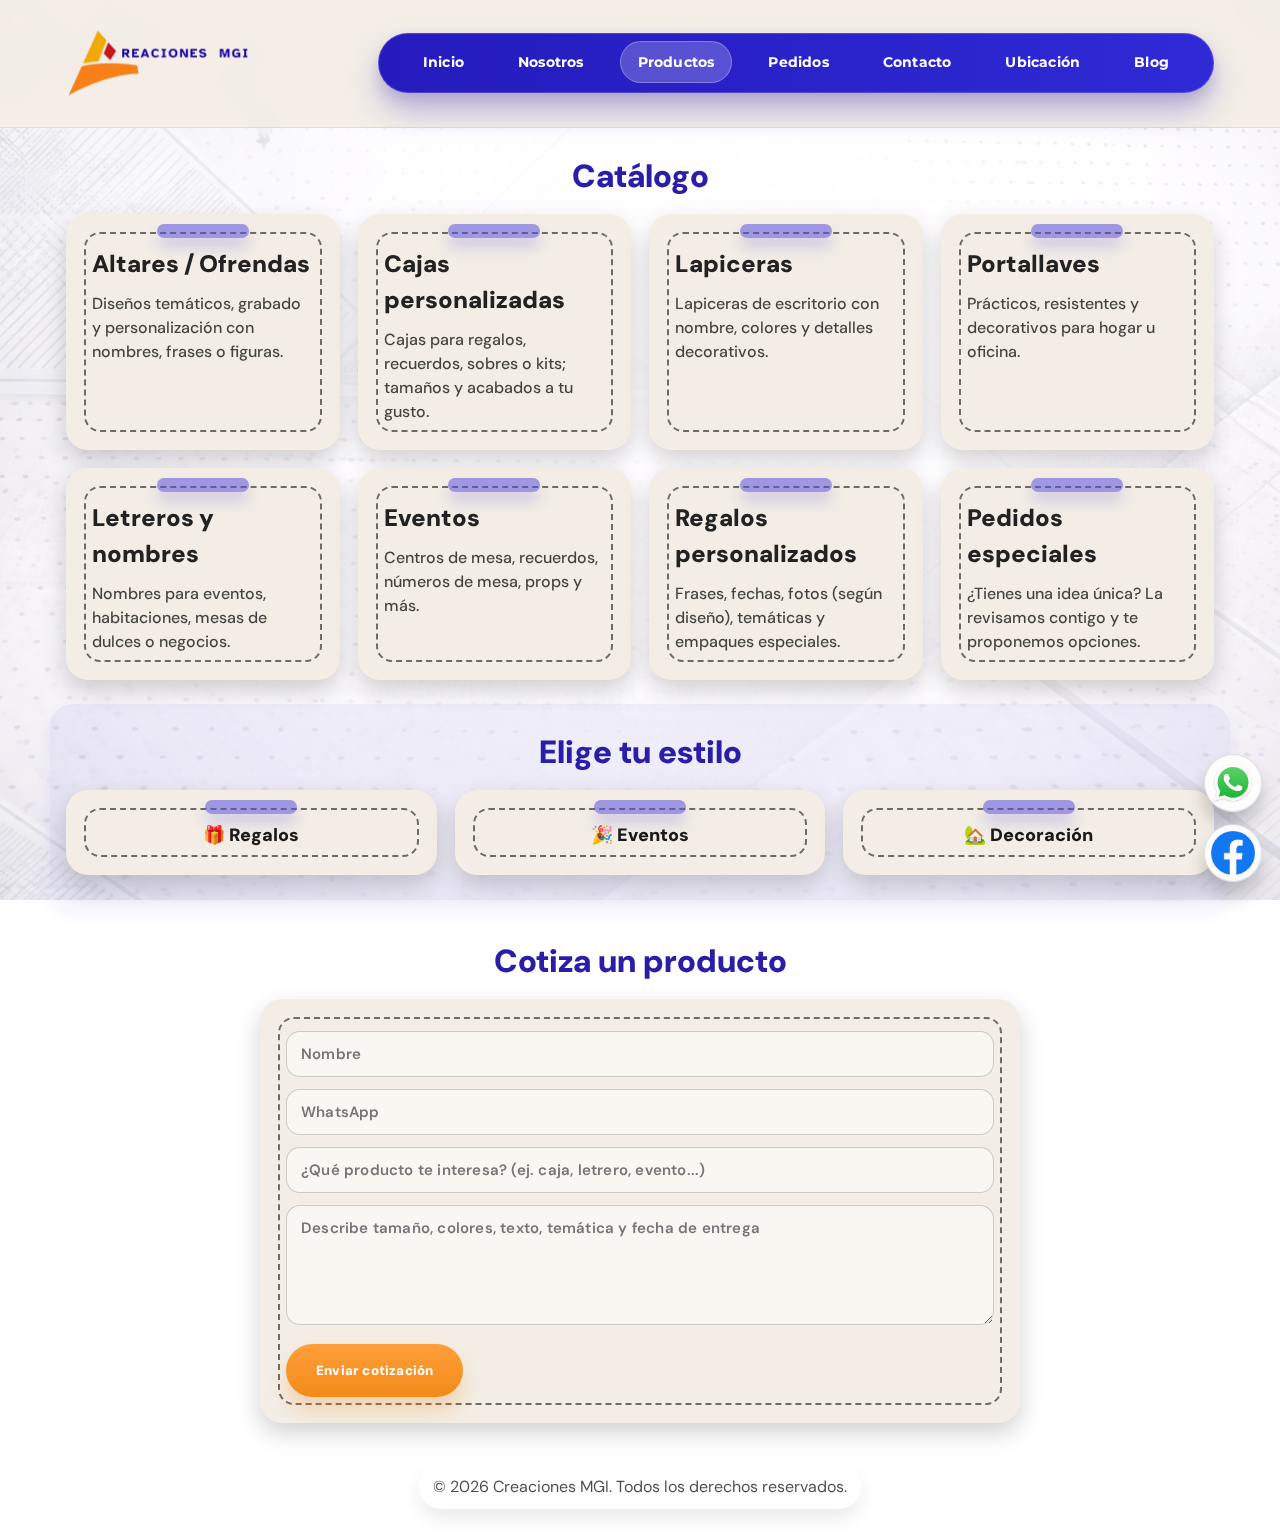
<file: productos.html>
<!doctype html>
<html lang="es">
<head>
  <meta charset="UTF-8" />
  <meta name="viewport" content="width=device-width, initial-scale=1.0" />
  <meta name="description" content="Explora nuestros productos personalizados en MDF y acrílico: regalos, decoración, eventos y más." />
  <title>Creaciones MGI | Productos</title>

  <link rel="stylesheet" href="styles.css" />

  <link rel="preconnect" href="https://fonts.googleapis.com">
  <link rel="preconnect" href="https://fonts.gstatic.com" crossorigin>
  <link href="https://fonts.googleapis.com/css2?family=DM+Sans:ital,opsz,wght@0,9..40,100..1000;1,9..40,100..1000&family=Montserrat:ital,wght@0,100..900;1,100..900&display=swap" rel="stylesheet">

  <link rel="icon" type="image/webp" href="imgs/logo-creacionesmgi.webp" />
</head>

<body class="mgi-body">
  <div class="bg-fixed" aria-hidden="true"></div>

  <!-- HEADER -->
  <header class="site-header">
    <div class="header-inner">

      <a class="brand" href="index.html">
        <img src="imgs/logo-creacionesmgi.webp" alt="Creaciones MGI" class="brand-logo" />
      </a>

      <p class="header-frase" aria-hidden="true">
        Damos forma a tus ideas para crear historias inolvidables.
      </p>

      <input type="checkbox" id="menu-toggle" class="menu-toggle">
      <label for="menu-toggle" class="menu-icon" aria-label="Abrir menú">
        <span></span><span></span><span></span>
      </label>

      <nav class="site-nav">
        <ul class="nav-list">
          <li><a href="index.html">Inicio</a></li>
          <li><a href="nosotros.html">Nosotros</a></li>
          <li><a href="productos.html" class="activo">Productos</a></li>
          <li><a href="pedidos.html">Pedidos</a></li>
          <li><a href="contacto.html">Contacto</a></li>
          <li><a href="ubicacion.html">Ubicación</a></li>
          <li><a href="blog.html">Blog</a></li>
        </ul>
      </nav>

    </div>
  </header>

  <main>

    <!-- SECCIÓN 1: Catálogo base -->
    <section class="seccion">
      <h2 class="titulo-seccion">Catálogo</h2>

      <div class="grid-productos">
        <article class="tarjeta">
          <h3>Altares / Ofrendas</h3>
          <p>Diseños temáticos, grabado y personalización con nombres, frases o figuras.</p>
        </article>

        <article class="tarjeta">
          <h3>Cajas personalizadas</h3>
          <p>Cajas para regalos, recuerdos, sobres o kits; tamaños y acabados a tu gusto.</p>
        </article>

        <article class="tarjeta">
          <h3>Lapiceras</h3>
          <p>Lapiceras de escritorio con nombre, colores y detalles decorativos.</p>
        </article>

        <article class="tarjeta">
          <h3>Portallaves</h3>
          <p>Prácticos, resistentes y decorativos para hogar u oficina.</p>
        </article>

        <article class="tarjeta">
          <h3>Letreros y nombres</h3>
          <p>Nombres para eventos, habitaciones, mesas de dulces o negocios.</p>
        </article>

        <article class="tarjeta">
          <h3>Eventos</h3>
          <p>Centros de mesa, recuerdos, números de mesa, props y más.</p>
        </article>

        <article class="tarjeta">
          <h3>Regalos personalizados</h3>
          <p>Frases, fechas, fotos (según diseño), temáticas y empaques especiales.</p>
        </article>

        <article class="tarjeta">
          <h3>Pedidos especiales</h3>
          <p>¿Tienes una idea única? La revisamos contigo y te proponemos opciones.</p>
        </article>
      </div>
    </section>

    <!-- SECCIÓN 2: “Categorías” (visual) -->
    <section class="seccion fondo-azul">
      <h2 class="titulo-seccion">Elige tu estilo</h2>

      <div class="pasos">
        <div class="paso">🎁 Regalos</div>
        <div class="paso">🎉 Eventos</div>
        <div class="paso">🏡 Decoración</div>
      </div>
    </section>

    <!-- SECCIÓN 3: CTA -->
    <section class="seccion" id="cotiza-producto">
      <h2 class="titulo-seccion">Cotiza un producto</h2>

      <form class="formulario">
        <input type="text" placeholder="Nombre" required>
        <input type="tel" placeholder="WhatsApp" required>
        <input type="text" placeholder="¿Qué producto te interesa? (ej. caja, letrero, evento...)" required>
        <textarea placeholder="Describe tamaño, colores, texto, temática y fecha de entrega" required></textarea>

        <button type="submit" class="btn-principal">Enviar cotización</button>
      </form>
    </section>

  </main>

  <footer class="footer">
    <p>© <span id="anio"></span> Creaciones MGI. Todos los derechos reservados.</p>
  </footer>

  <div class="burbujas">
    <a href="https://wa.me/5210000000000" target="_blank" class="burbuja whatsapp">
      <img src="imgs/icono-whatsapp.png" alt="WhatsApp">
    </a>
    <a href="https://facebook.com" target="_blank" class="burbuja facebook">
      <img src="imgs/logo-facebook.png" alt="Facebook">
    </a>
  </div>

  <script src="script.js"></script>
</body>
</html>
</file>
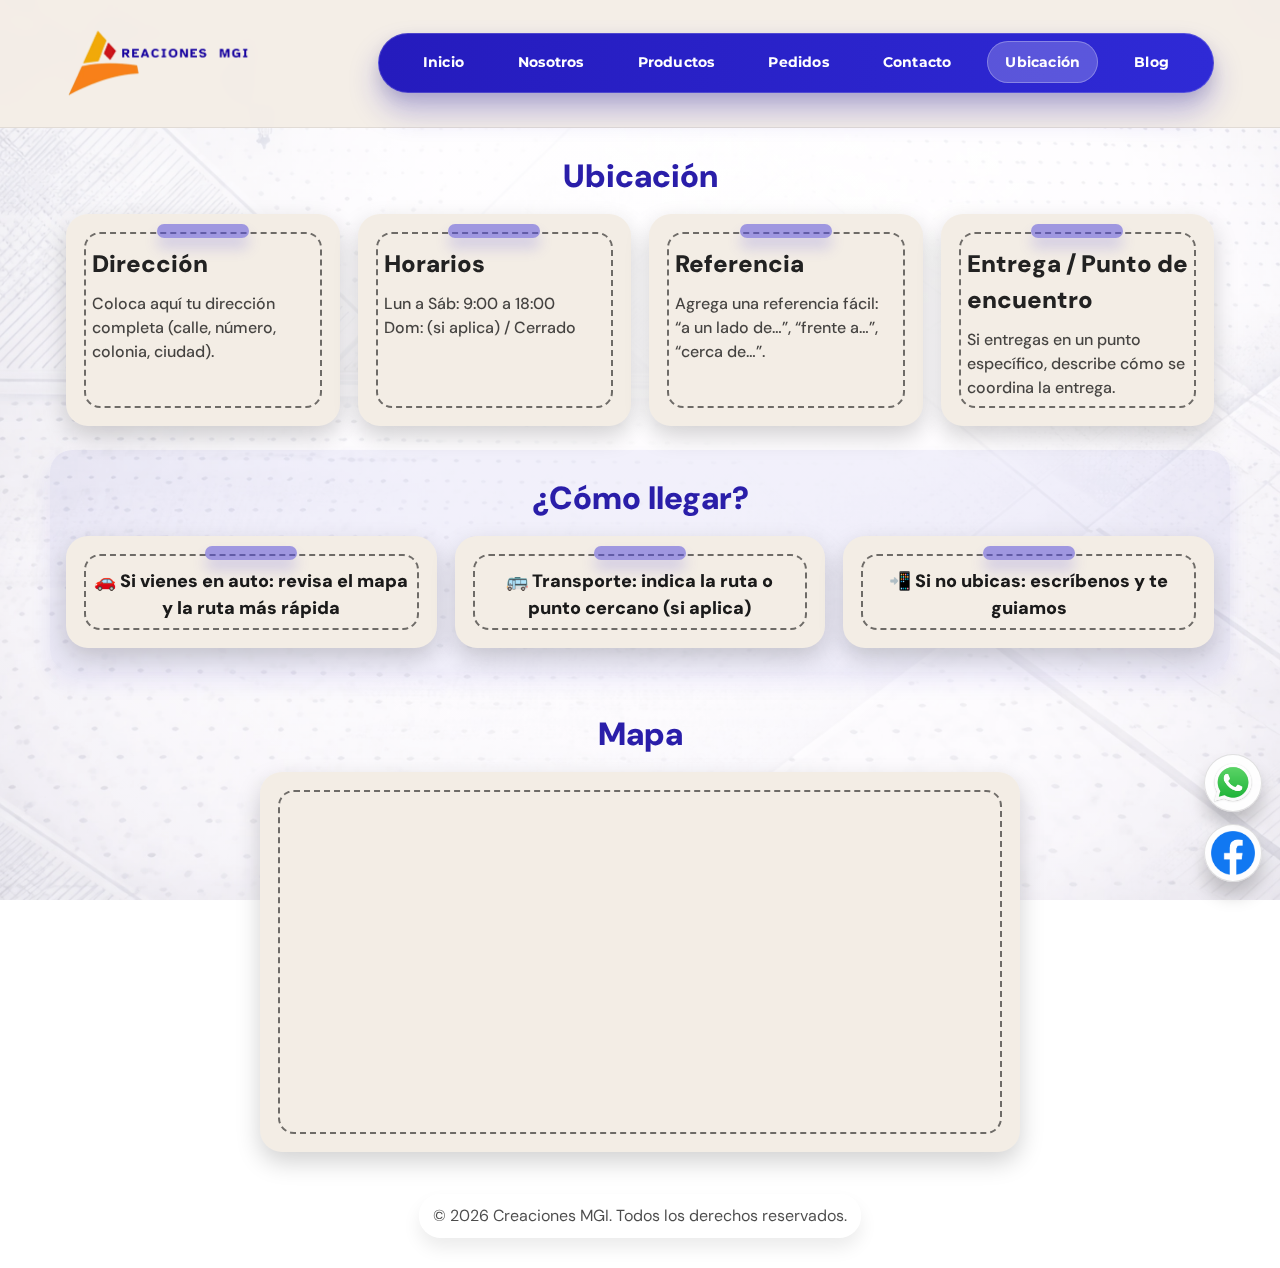
<file: ubicacion.html>
<!doctype html>
<html lang="es">
<head>
  <meta charset="UTF-8" />
  <meta name="viewport" content="width=device-width, initial-scale=1.0" />
  <meta name="description" content="Ubicación de Creaciones MGI: dirección, horarios, referencias y mapa para llegar." />
  <title>Creaciones MGI | Ubicación</title>

  <link rel="stylesheet" href="styles.css" />

  <link rel="preconnect" href="https://fonts.googleapis.com">
  <link rel="preconnect" href="https://fonts.gstatic.com" crossorigin>
  <link href="https://fonts.googleapis.com/css2?family=DM+Sans:ital,opsz,wght@0,9..40,100..1000;1,9..40,100..1000&family=Montserrat:ital,wght@0,100..900;1,100..900&display=swap" rel="stylesheet">

  <link rel="icon" type="image/webp" href="imgs/logo-creacionesmgi.webp" />
</head>

<body class="mgi-body">
  <div class="bg-fixed" aria-hidden="true"></div>

  <!-- HEADER -->
  <header class="site-header">
    <div class="header-inner">

      <a class="brand" href="index.html">
        <img src="imgs/logo-creacionesmgi.webp" alt="Creaciones MGI" class="brand-logo" />
      </a>

      <p class="header-frase" aria-hidden="true">
        Damos forma a tus ideas para crear historias inolvidables.
      </p>

      <input type="checkbox" id="menu-toggle" class="menu-toggle">
      <label for="menu-toggle" class="menu-icon" aria-label="Abrir menú">
        <span></span><span></span><span></span>
      </label>

      <nav class="site-nav">
        <ul class="nav-list">
          <li><a href="index.html">Inicio</a></li>
          <li><a href="nosotros.html">Nosotros</a></li>
          <li><a href="productos.html">Productos</a></li>
          <li><a href="pedidos.html">Pedidos</a></li>
          <li><a href="contacto.html">Contacto</a></li>
          <li><a href="ubicacion.html" class="activo">Ubicación</a></li>
          <li><a href="blog.html">Blog</a></li>
        </ul>
      </nav>

    </div>
  </header>

  <main>

    <!-- SECCIÓN 1 -->
    <section class="seccion">
      <h2 class="titulo-seccion">Ubicación</h2>

      <div class="grid-productos">
        <article class="tarjeta">
          <h3>Dirección</h3>
          <p>Coloca aquí tu dirección completa (calle, número, colonia, ciudad).</p>
        </article>

        <article class="tarjeta">
          <h3>Horarios</h3>
          <p>Lun a Sáb: 9:00 a 18:00<br>Dom: (si aplica) / Cerrado</p>
        </article>

        <article class="tarjeta">
          <h3>Referencia</h3>
          <p>Agrega una referencia fácil: “a un lado de…”, “frente a…”, “cerca de…”.</p>
        </article>

        <article class="tarjeta">
          <h3>Entrega / Punto de encuentro</h3>
          <p>Si entregas en un punto específico, describe cómo se coordina la entrega.</p>
        </article>
      </div>
    </section>

    <!-- SECCIÓN 2 -->
    <section class="seccion fondo-azul">
      <h2 class="titulo-seccion">¿Cómo llegar?</h2>

      <div class="pasos">
        <div class="paso">🚗 Si vienes en auto: revisa el mapa y la ruta más rápida</div>
        <div class="paso">🚌 Transporte: indica la ruta o punto cercano (si aplica)</div>
        <div class="paso">📲 Si no ubicas: escríbenos y te guiamos</div>
      </div>
    </section>

    <!-- SECCIÓN 3 -->
    <section class="seccion" id="mapa">
      <h2 class="titulo-seccion">Mapa</h2>

      <!-- Mapa en tarjeta para que se vea integrado con tu estilo -->
      <div class="formulario" style="padding: 0; overflow: hidden;">
        <iframe
          title="Mapa de ubicación Creaciones MGI"
          src="https://www.google.com/maps?q=Mexico&output=embed"
          width="100%"
          height="380"
          style="border:0; display:block;"
          loading="lazy"
          referrerpolicy="no-referrer-when-downgrade"
        ></iframe>
      </div>
    </section>

  </main>

  <footer class="footer">
    <p>© <span id="anio"></span> Creaciones MGI. Todos los derechos reservados.</p>
  </footer>

  <div class="burbujas">
    <a href="https://wa.me/5210000000000" target="_blank" class="burbuja whatsapp">
      <img src="imgs/icono-whatsapp.png" alt="WhatsApp">
    </a>
    <a href="https://facebook.com" target="_blank" class="burbuja facebook">
      <img src="imgs/logo-facebook.png" alt="Facebook">
    </a>
  </div>

  <script src="script.js"></script>
</body>
</html>
</file>
<file: styles.css>
/* =========================================================
   CREACIONES MGI - styles.css (Index) - v6
   PARTE 1: HEADER + MENÚ + HAMBURGUESA + FRASE
   ========================================================= */

/* ---------- Variables ---------- */
:root{
  --azul: #251bbd;
  --azul-2: #2f2ad6;
  --naranja: #f28a1a;
  --naranja-2: #ff9f3a;

  --crema: #f3ede5;
  --punteado: rgba(0,0,0,.55);

  --radio: 22px;
  --sombra: 0 10px 24px rgba(0,0,0,.18);

  --contenedor: 1180px;
  --gap: 18px;

  --header-h: 78px;
  --trans: 220ms ease;
}

/* ---------- Reset base ---------- */
*,
*::before,
*::after { box-sizing: border-box; }

html, body { height: 100%; }

body{
  margin: 0;
  font-family: "DM Sans", system-ui, -apple-system, "Segoe UI", Roboto, Arial, sans-serif;
  line-height: 1.5;
  color: #1b1b1b;
  overflow-x: hidden;
}

img{ max-width:100%; height:auto; display:block; }
a{ text-decoration:none; color:inherit; }
ul{ list-style:none; margin:0; padding:0; }

/* ---------- HEADER ---------- */
.site-header{
  position: sticky;
  top: 0;
  z-index: 100;
  background: rgba(243,237,229,.94);
  backdrop-filter: blur(10px);
  border-bottom: 1px solid rgba(0,0,0,.08);
}

.header-inner{
  max-width: var(--contenedor);
  margin: 0 auto;
  padding: 10px 16px;
  min-height: var(--header-h);
  position: relative; /* ✅ necesario para anclar elementos absolutos */
  display: flex;
  align-items: center;
  gap: 14px;
}

/* ---------- Logo ---------- */
.brand{
  display:flex;
  align-items:center;
  flex-shrink:0;
}

.brand-logo{
  width: 190px;
  height: auto;
  transition: width var(--trans);
}

/* ---------- FRASE (solo compacto) ---------- */
.header-frase{
  display: none;
  margin: 0;
  font-family: "DM Sans", system-ui, sans-serif;
  font-weight: 800;
  font-size: 14px;
  line-height: 1.2;
  letter-spacing: .2px;

  /* 🎨 DEGRADADO */
  background: linear-gradient(90deg, var(--naranja), var(--azul));
  -webkit-background-clip: text;
  background-clip: text;
  color: transparent;

   white-space: normal;     /* ✅ permite saltos */
  overflow: visible;       /* ✅ no la recorta */
  text-wrap: balance;      /* ✅ (opcional moderno) se ve bonito */
}

/* ---------- MENÚ DESKTOP ---------- */
.site-nav{
  margin-left: auto;
}

.nav-list{
  display:flex;
  align-items:center;
  justify-content: center;           /* ✅ más centrado */
  gap: 18px;                         /* ✅ más espacio entre “círculos” */
  
  background: linear-gradient(90deg, var(--azul), var(--azul-2));
  padding: 16px 26px;                /* ✅ MÁS GRUESO */
  border-radius: 999px;

  /* ✅ Sombra más bonita (como antes, más “pro”) */
  box-shadow:
    0 18px 30px rgba(37,27,189,.28),
    0 6px 14px rgba(0,0,0,.10);

  border: 1px solid rgba(255,255,255,.18);
}


.nav-list a{
  font-family: "Montserrat", system-ui, sans-serif; /* ✅ otra fuente */
  font-weight: 700;                                 /* Montserrat se ve mejor así */
  letter-spacing: .2px;

  padding: 12px 18px;                               /* ✅ un poco más grande */
  border-radius: 999px;
  color: #fff;
  font-size: 14px;

  transition: background var(--trans), transform var(--trans);
}


.nav-list a:hover{
  background: rgba(255,255,255,.14);
  transform: translateY(-1px);
}

.nav-list a.activo{
  background: rgba(255,255,255,.22);
  box-shadow: inset 0 0 0 1px rgba(255,255,255,.28);
}


/* ---------- HAMBURGUESA ---------- */
/* IMPORTANTE: NO usar display:none */
.menu-toggle{
  position: absolute;
  opacity: 0;
  width: 1px;
  height: 1px;
  overflow: hidden;
  /* NO pointer-events:none */
}


.menu-icon{
  display:none; /* se activa en móvil */
  margin-left: auto;

  width: 48px;
  height: 48px;
  border-radius: 14px;

  /* 🔵 BOTÓN AZUL */
  background: linear-gradient(180deg, var(--azul-2), var(--azul));
  box-shadow: 0 12px 18px rgba(37,27,189,.28);
  border: 1px solid rgba(255,255,255,.25);

  cursor: pointer;
  align-items:center;
  justify-content:center;
  gap: 6px;
  padding: 12px;

  transition: transform var(--trans), box-shadow var(--trans);
}

.menu-icon:hover{
  transform: translateY(-1px);
  box-shadow: 0 16px 26px rgba(37,27,189,.35);
}

.menu-icon span{
  width: 100%;
  height: 3px;
  border-radius: 999px;
  background: var(--crema);

  transition: transform var(--trans), opacity var(--trans);
}

/* ---------- ESTADO ACTIVO (X) ---------- */
.menu-toggle:checked + .menu-icon span:nth-child(1){
  transform: translateY(9px) rotate(45deg);
}
.menu-toggle:checked + .menu-icon span:nth-child(2){
  opacity: 0;
}
.menu-toggle:checked + .menu-icon span:nth-child(3){
  transform: translateY(-9px) rotate(-45deg);
}

/* ---------- HEADER COMPACTO ---------- */
.site-header.is-compact{
  background: rgba(243,237,229,.97);
}

.site-header.is-compact .header-inner{
  min-height: 66px;
}

.site-header.is-compact .brand-logo{
  width: 165px;
}



/* 🔥 Frase visible en compacto */
.site-header.is-compact .header-frase{
  display: block;
}

/* ---------- RESPONSIVE MENÚ MÓVIL ---------- */
@media (max-width: 900px){
  
 .menu-icon{
    display:flex;

    position: absolute;      /* ✅ lo fija dentro del header */
    top: 30%;
    right: 16px;
    transform: translateY(-2%);

    margin-left: 0;          /* ✅ ya no empuja nada */
    z-index: 200;            /* ✅ encima de todo */
  }


 .site-nav{
  margin-left: auto;
  position: relative; /* para que el panel se ancle bien */
}


@media (max-width: 900px){

  .nav-list{
    position: fixed;
max-height: calc(100vh - (var(--header-h) + 10px));
overflow-y: auto;
 padding: 14px 12px;     /* ✅ más aire arriba/abajo */
  gap: 10px;              /* ✅ separación entre items */
  overflow-y: auto;
  max-height: calc(100vh - (var(--header-h) + 24px));
    /* ✅ debajo del header */
    top: calc(var(--header-h) + 10px);

    /* ✅ a la izquierda del botón (que está en right:16px) */
    right: 16px;
width: min(280px, calc(100vw - 32px));  
    display: flex;
    flex-direction: column;
    align-items: stretch;


    
    background: rgba(243,237,229,.96);
    backdrop-filter: blur(10px);
    border-radius: 18px;
    box-shadow: 0 18px 30px rgba(0,0,0,.18);
    border: 1px solid rgba(0,0,0,.08);

    z-index: 9999; /* ✅ para que NO quede tapado */

    opacity: 0;
    transform: translateY(-8px) scale(.98);
    pointer-events: none;
    visibility: hidden;

    transition:
      opacity var(--trans),
      transform var(--trans),
      visibility 0s linear 220ms;
  }

  
  .menu-toggle:checked + .menu-icon + .site-nav .nav-list{
    opacity: 1;
    transform: translateY(0) scale(1);
    pointer-events: auto;
    visibility: visible;

    
    transition:
      opacity var(--trans),
      transform var(--trans),
      visibility 0s linear 0s;
  }

  .nav-list a{
  color: var(--azul);
  padding: clamp(12px, 2.4vw, 16px) clamp(14px, 3vw, 18px);
  font-size: clamp(15px, 2.8vw, 18px);
  line-height: 1.15;
  font-weight: 800;
   gap: 16px;
  border-radius: 14px;
}

}

}

/* ---------- MÓVIL CHICO (compacto más bonito) ---------- */
@media (max-width: 520px){
  .site-header.is-compact .header-inner{
    flex-direction: row;
    gap: 10px;
     padding-right: 70px;        /* ✅ deja espacio para la hamburguesa */
  }

  .header-frase{
    font-size: 12.5px;
  }
}

/* =========================================================
   CREACIONES MGI - styles.css (Index) - v6
   PARTE 2: FONDO + HERO + TABLAS + SECCIONES + VIDEO + UI
   (Pegar después de la PARTE 1)
   ========================================================= */

/* ---------- Fondo fijo ---------- */
.bg-fixed{
  position: fixed;
  inset: 0;
  z-index: -2;
  background-image: url("imgs/fondo-paginacreacionesmgi.webp");
  background-size: cover;
  background-position: center;
  background-attachment: fixed;
  filter: saturate(1.03);
}

.bg-fixed::after{
  content:"";
  position:absolute;
  inset:0;
  z-index:-1;
  background: radial-gradient(circle at 50% 25%,
    rgba(255,255,255,.70),
    rgba(255,255,255,.55) 45%,
    rgba(255,255,255,.35));
}

/* ---------- HERO ---------- */
.hero{
  padding: 22px 0 28px;
  overflow-x: hidden;
}

.hero-contenido{
  max-width: var(--contenedor);
  margin: 0 auto;
  padding: 0 16px;
  position: relative;
  display: grid;
  grid-template-columns: 1fr;
  align-items: center;
}

/* Centro */
.hero-centro{
  text-align: center;
  padding: 18px 10px;
  max-width: 760px;
  margin: 0 auto;

  position: relative;
  z-index: 5; /* arriba de laterales */
}

.hero-centro h1{
  margin: 0 0 6px;
  font-size: clamp(26px, 4vw, 44px);
  line-height: 1.05;
  color: #2a1ea9;
  text-shadow: 0 2px 0 rgba(255,255,255,.8);
  font-weight: 900;
}

.subtitulo{
  margin: 0 0 12px;
  font-style: italic;
  color: rgba(0,0,0,.72);
}

.imagen-principal{
  width: 100%;
  max-width: 760px;
  margin: 0 auto 12px;
  filter: drop-shadow(0 12px 22px rgba(0,0,0,.25));
}

/* ---------- Tablas laterales (solo hero) ---------- */
:root{
  --tabla-desktop: 800px;
  --tabla-tablet: 450px;
  --tabla-movil: 380px;
}

.hero-lateral{
  position: absolute;
  top: 0;
  width: min(var(--tabla-desktop), 42vw);
  z-index: 0;
  pointer-events: none;
}

.hero-lateral img{
  width: 100%;
  height: auto;
  filter: drop-shadow(0 16px 22px rgba(0,0,0,.22));
}

/* Desktop XL */
@media (min-width: 1400px){
  :root{ --tabla-desktop: 820px; }

  .hero-lateral.izquierda{
    left: -14vw;
    top: 6.5vw;
    transform: translateX(4px);
  }

  .hero-lateral.derecha{
    right: -8vw;
    top: 9vw;
    transform: translateX(4vw);
  }
}

/* Laptop normal */
@media (min-width: 1200px) and (max-width: 1399px){
  :root{ --tabla-desktop: 800px; }

  .hero-lateral.izquierda{
    left: -16vw;
    top: 7.5vw;
    transform: translateX(4px);
  }

  .hero-lateral.derecha{
    right: -9vw;
    top: 10vw;
    transform: translateX(4vw);
  }
}

/* Laptop chica / Tablet grande */
@media (min-width: 992px) and (max-width: 1199px){
  :root{ --tabla-desktop: 650px; }

  .hero-lateral.izquierda{
    left: -18vw;
    top: 5.5vw;
    transform: translateX(2px);
  }

  .hero-lateral.derecha{
    right: -12vw;
    top: 11.5vw;
    transform: translateX(3vw);
  }
}

/* Tablet / Móvil grande */
@media (min-width: 768px) and (max-width: 991px){
  :root{ --tabla-movil: 380px; }

  .hero-lateral.izquierda{
    margin-top: 20vw;
    margin-bottom: 30px;
    transform: translateY(-10px);
  }

  .hero-lateral.derecha{
    margin-top: 18vw;
    transform: translateY(18px);
  }
}

/* Móvil mediano */
@media (min-width: 480px) and (max-width: 767px){
  :root{ --tabla-movil: 340px; }

  .hero-lateral.izquierda{
    margin-top: -18px;
    margin-bottom: 34px;
    transform: translateY(-18px);
  }

  .hero-lateral.derecha{
    margin-top: 50px;
    transform: translateY(26px);
  }
}

/* Móvil chico */
@media (max-width: 479px){
  :root{ --tabla-movil: 300px; }

  .hero-lateral.izquierda{
    margin-top: 25vw;
    margin-bottom: 36px;
    transform: translateY(-22px);
  }

  .hero-lateral.derecha{
    margin-top: 25vw;
    transform: translateY(34px);
  }
}

/* Tablet general */
@media (max-width: 1100px){
  :root{ --tabla-desktop: var(--tabla-tablet); }

  .hero-lateral{
    width: min(var(--tabla-tablet), 54vw);
    top: 6px;
  }
}

/* Móvil general (ajuste fino de laterales) */
@media (max-width: 900px){
  .hero-contenido{
    padding-top: 10px;
    padding-bottom: 10px;
  }

  .hero-lateral{
    top: 20px;
  }

  .hero-lateral.izquierda{
    left: -20px;
    transform: translateX(0) translateY(10px);
  }

  .hero-lateral.derecha{
    right: -10px;
    transform: translateX(0) translateY(20px);
  }

  .hero-centro{
    max-width: 760px;
  }
}

/* ---------- Botón principal ---------- */
.btn-principal{
  appearance:none;
    font-family: "DM Sans", system-ui, sans-serif; /* ✅ misma fuente */
  font-weight: 800;                              /* ✅ bien gruesa */
  letter-spacing: .4px;                          /* ✅ más carácter */

  border: 0;
  background: linear-gradient(180deg, var(--naranja-2), var(--naranja));
  color: #fff;
  letter-spacing: .2px;
  padding: 18px 30px;
  border-radius: 999px;
  cursor: pointer;
  box-shadow: 0 14px 18px rgba(242,138,26,.25);
  transition: transform var(--trans), filter var(--trans), box-shadow var(--trans);
  position: relative;
  z-index: 50;
}

.btn-principal:hover{
  transform: translateY(-2px);
  filter: brightness(1.03);
  box-shadow: 0 18px 26px rgba(242,138,26,.32);
}
.btn-principal:active{ transform: translateY(0); }

/* ---------- Secciones ---------- */
.seccion{
  max-width: var(--contenedor);
  margin: 0 auto;
  padding: 24px 16px;
}

.titulo-seccion{
  margin: 0 0 14px;
  font-size: clamp(22px, 2.6vw, 32px);
  color: #2a1ea9;
  text-align: center;
  font-weight: 900;
}

/* ---------- Tarjetas ---------- */
:root{
  --inset-linea: 18px;
  --pad-contenido: 26px;
  --tab-w: 92px;
  --tab-h: 14px;
}

.tarjeta{
  background: var(--crema);
  border-radius: var(--radio);
  padding: var(--pad-contenido);
  padding-top: calc(var(--pad-contenido) + 6px);
  box-shadow: var(--sombra);
  position: relative;
  overflow: hidden;
}

.tarjeta::before{
  content:"";
  position:absolute;
  inset: var(--inset-linea);
  border-radius: 16px;
  border: 2px dashed var(--punteado);
  pointer-events:none;
}

.tarjeta::after{
  content:"";
  position:absolute;
  top: 10px;
  left: 50%;
  transform: translateX(-50%);
  width: var(--tab-w);
  height: var(--tab-h);
  border-radius: 10px;
  background: rgba(90, 80, 220, .55);
  box-shadow: 0 10px 14px rgba(90, 80, 220, .22);
}

.tarjeta h3{
  margin: 0 0 10px;
  font-size: 24px;
  font-weight: 900;
  color: #222;
  position: relative;
  z-index: 1;
}

.tarjeta p{
  margin: 0;
  color: rgba(0,0,0,.72);
  font-weight: 500;
  font-size: 16px;
  position: relative;
  z-index: 1;
}

.grid-productos{
  display:grid;
  grid-template-columns: repeat(4, 1fr);
  gap: var(--gap);
}

/* ---------- ¿Cómo trabajamos? ---------- */
.fondo-azul{
  background: rgba(37,27,189,.06);
  border-radius: var(--radio);
  box-shadow: 0 10px 22px rgba(37,27,189,.08);
  margin: 14px auto;
}

.pasos{
  display:grid;
  grid-template-columns: repeat(3, 1fr);
  gap: var(--gap);
  margin-top: 10px;
}

.paso{
  background: var(--crema);
  border-radius: var(--radio);
  padding: var(--pad-contenido);
  padding-top: calc(var(--pad-contenido) + 6px);
  box-shadow: var(--sombra);
  position: relative;
  overflow: hidden;
  text-align: center;
  font-weight: 900;
  font-size: 18px;
  color: #1a1a1a;
}

.paso::before{
  content:"";
  position:absolute;
  inset: var(--inset-linea);
  border-radius: 16px;
  border: 2px dashed var(--punteado);
  pointer-events:none;
}

.paso::after{
  content:"";
  position:absolute;
  top: 10px;
  left: 50%;
  transform: translateX(-50%);
  width: var(--tab-w);
  height: var(--tab-h);
  border-radius: 10px;
  background: rgba(90, 80, 220, .55);
  box-shadow: 0 10px 14px rgba(90, 80, 220, .22);
}

/* ---------- Formulario ---------- */
.formulario{
  max-width: 760px;
  margin: 0 auto;
  background: var(--crema);
  border-radius: var(--radio);
  padding: var(--pad-contenido);
  padding-top: calc(var(--pad-contenido) + 6px);
  box-shadow: var(--sombra);
  position: relative;
  overflow: hidden;
}

.formulario::before{
  content:"";
  position:absolute;
  inset: var(--inset-linea);
  border-radius: 16px;
  border: 2px dashed var(--punteado);
  pointer-events:none;
}

.formulario input,
.formulario textarea{
  width: 100%;
   font-family: "DM Sans", system-ui, sans-serif; /* ✅ */
  font-weight: 600;                              /* ✅ más legible */
  font-size: 15px;
  letter-spacing: .2px;
  border: 1px solid rgba(0,0,0,.18);
  background: rgba(255,255,255,.55);
  border-radius: 14px;
  padding: 12px 14px;
  margin-bottom: 12px;
  outline: none;
  transition: box-shadow var(--trans), border-color var(--trans);
  position: relative;
  z-index: 1;
}

.formulario textarea{
  resize: vertical;
  min-height: 120px;
}

.formulario input:focus,
.formulario textarea:focus{
  border-color: rgba(37,27,189,.45);
  box-shadow: 0 0 0 4px rgba(37,27,189,.12);
}

/* ---------- Footer ---------- */
.footer{
  padding: 18px 16px 30px;
  text-align: center;
  color: rgba(0,0,0,.7);
  
}

.footer p{
  margin: 0;
  background: rgba(255,255,255,.7);
  display:inline-block;
  padding: 10px 14px;
  border-radius: 999px;
  box-shadow: 0 10px 18px rgba(0,0,0,.08);
}

/* ---------- Burbujas ---------- */
.burbujas{
  position: fixed;
  right: 18px;
  bottom: 18px;
  display:flex;
  flex-direction: column;
  gap: 12px;
  z-index: 60;
}

.burbuja{
  width: 58px;
  height: 58px;
  border-radius: 999px;
  display:flex;
  align-items:center;
  justify-content:center;
  background: rgba(255,255,255,.9);
  box-shadow: 0 14px 18px rgba(0,0,0,.2);
  border: 1px solid rgba(0,0,0,.12);
  transition: transform var(--trans), box-shadow var(--trans);
  cursor: pointer;
}

.burbuja img{ width: 44px; height: 44px; }

.burbuja:hover{
  transform: translateY(-3px) scale(1.03);
  box-shadow: 0 18px 26px rgba(0,0,0,.24);
}

/* ---------- Responsive general ---------- */
@media (max-width: 900px){
  .grid-productos{ grid-template-columns: repeat(2, 1fr); }
  .pasos{ grid-template-columns: 1fr; }
}

@media (max-width: 520px){
  :root{
    --inset-linea: 16px;
    --pad-contenido: 22px;
    --tabla-movil: 260px;
  }

  .brand-logo{ width: 160px; }
  .grid-productos{ grid-template-columns: 1fr; }

  .burbujas{ right: 12px; bottom: 12px; gap: 10px; }
  .burbuja{ width: 54px; height: 54px; }
  .burbuja img{ width: 40px; height: 40px; }

  .hero-centro h1{ font-size: 28px; }
}

/* ---------- Accesibilidad ---------- */
@media (prefers-reduced-motion: reduce){
  * { transition: none !important; animation: none !important; }
}

/* =========================
  VIDEO HOME (debajo del botón)
========================= */
.home-video{
  width: min(var(--contenedor), calc(100% - 32px));
  margin: 16px auto 0;
  z-index: 1;
  margin-top: -3vw;
  position: relative;
}

.home-video__frame{
  border-radius: 22px;
  overflow: hidden;
  box-shadow: var(--sombra);
  background: rgba(0,0,0,.15);
  backdrop-filter: blur(8px);
  border: 1px solid rgba(255,255,255,.16);

  width: calc(140%);
  margin-left: -15vw;
}

.home-video__video{
  width: 100%;
  height: auto;
  display: block;
}

/* En móvil reduce el margen del video */
@media (max-width: 520px){
  .home-video{ margin-top: -40px; }
}

/* El video no bloquea clics */
.home-video,
.home-video *{
  pointer-events: none;
}


@media (max-width: 900px){
  .site-header.is-compact .site-nav{
    display: block !important;
  }
  .site-header.is-compact .menu-icon{
    display: flex !important;
  }
}


@media (max-width: 900px){

  .nav-list a{
    color: var(--azul);
    padding: clamp(12px, 2.4vw, 16px) clamp(14px, 3vw, 18px);
    font-size: clamp(15px, 2.8vw, 18px);
    line-height: 1.15;
    font-weight: 800;
    border-radius: 14px;
    display: block; /* ✅ ocupa toda la fila */
    transition: transform var(--trans), filter var(--trans), box-shadow var(--trans);
  }

  /* ✅ Hover / tap */
  .nav-list a:hover{
    filter: brightness(0.98);
    transform: translateY(-1px);
  }

  /* ✅ ACTIVO con degradado */
  .nav-list a.activo{
    color: #fff;
    background: linear-gradient(90deg, var(--naranja), var(--azul));
    box-shadow: 0 10px 18px rgba(0,0,0,.12);
  }
}
.nav-list{
  padding-bottom: 18px;  /* ✅ extra abajo */
}


/* =========================
   IMAGEN DESTACADA - PRODUCTOS
   (SIN SOMBRA / SIN MARCO)
========================= */
.destacado-imagen{
  margin-top: 22px;
  margin-bottom: -24px;      /* 👈 pega la imagen al final de la sección */
  display: flex;
  justify-content: center;
}

.destacado-imagen__img{
  width: min(760px, 100%);
  height: auto;

  border-radius: 0;          /* ❌ sin esquinas redondeadas */
  border: 0;
  box-shadow: none;          /* ❌ sin sombra */
  background: none;

  cursor: pointer;
  transition: transform var(--trans);
}

/* Rebote sutil */
.destacado-imagen__img:hover{
  animation: destacadoBounce 420ms ease;
}

.destacado-imagen__img:active{
  transform: translateY(1px) scale(0.99);
}

@keyframes destacadoBounce{
  0%   { transform: translateY(0) scale(1); }
  35%  { transform: translateY(-6px) scale(1.01); }
  60%  { transform: translateY(0) scale(0.995); }
  100% { transform: translateY(-2px) scale(1); }
}

/* Móvil */
@media (max-width: 520px){
  .destacado-imagen{
    margin-bottom: -22px;
  }
}
/* Quitar espacio entre Productos destacados y la siguiente sección */
.seccion + .fondo-azul{
  margin-top: 0;
}
.seccion-productos{
  padding-bottom: 0;
}

.seccion-productos + .fondo-azul{
  margin-top: 0;
}

/*AJUSTE IMAGENES DE QUE ESTAS CELEBRANDO/


/* =========================
   SECCIÓN: ¿Qué estás celebrando?
========================= */
.seccion-celebrando .celebrando-wrap{
  position: relative;
  max-width: 1200px;     /* ajusta a tu layout */
  margin: 0 auto;
}

/* Grid (usa tu grid-productos existente; esto solo asegura que no se “rompa”) */
.seccion-celebrando .celebrando-grid{
  position: relative;
  z-index: 2; /* por encima de decoraciones */
}

/* Decoraciones laterales (DESKTOP amplio) */
.celebrando-deco{
  position: absolute;
  top: -35px;            /* “por encima” visualmente */
  width: clamp(140px, 14vw, 240px);
  height: auto;
  z-index: 1;
  pointer-events: none;
  user-select: none;
  display: none;         /* por defecto ocultas (se activan en desktop) */
}

.celebrando-deco--izq{ left: -70px; }
.celebrando-deco--der{ right: -70px; }

/* Imagen final centrada (por defecto oculta; se activa en tablet/desktop angosto y móvil) */
.celebrando-imagen-final{
  display: none;
  margin-top: 22px;
  text-align: center;
  position: relative;
  z-index: 2;
}
.celebrando-imagen-final__img{
  width: min(680px, 92%);
  height: auto;
  display: inline-block;
}

/* =========================
   TARJETAS: centrado + botón “abajo”
========================= */
.tarjeta.tarjeta-celebracion{
  text-align: center;
  display: flex;
  flex-direction: column;
  align-items: center;
  justify-content: flex-start;
  gap: 10px;

  position: relative;  /* necesario para botón absolute */
  overflow: visible;   /* evita recorte del botón */
  padding-bottom: 40px;
}

.tarjeta.tarjeta-celebracion.tarjeta-celebracion--larga{
  padding-bottom: 60px;
}

.tarjeta-celebracion h3{
  width: 100%;
  text-align: center;
  line-height: 1.1;
  margin: 0 0 6px;
}

.tarjeta-celebracion p{
  width: 100%;
  text-align: center;
  margin: 0;
}

/* Botón: centrado y “flotando” ligeramente */
.btn-ver-ideas{
  position: absolute;
  left: 50%;
  bottom: -4.5px;
  transform: translateX(-50%);

  display: inline-flex;
  align-items: center;
  justify-content: center;

  padding: 12px 22px;
  font-size: 14px;
  text-decoration: none;
}

/* Animación gelatina */
@keyframes gelatina {
  0%   { transform: translateX(-50%) scale(1); }
  30%  { transform: translateX(-50%) scale(1.08, 0.92); }
  50%  { transform: translateX(-50%) scale(0.95, 1.05); }
  70%  { transform: translateX(-50%) scale(1.03, 0.97); }
  100% { transform: translateX(-50%) scale(1); }
}
.btn-ver-ideas:hover{ animation: gelatina 0.45s ease; }
.btn-ver-ideas:active{ animation: gelatina 0.35s ease; }

/* Baja un poco el contenido en tarjetas “bajas” */
.tarjeta-celebracion--baja{
  padding-top: 45px;
}

/* =========================
   RESPONSIVE: cuándo mostrar qué imágenes
========================= */

/* 1) Desktop amplio: SÍ izq/der, NO imagen final */
@media (min-width: 1100px){
  .celebrando-deco{ display: block; }
  .celebrando-imagen-final{ display: none; }
}

/* 2) Desktop angosto / Tablet: NO izq/der, SÍ imagen final (central) */
@media (max-width: 1099px){
  .celebrando-deco{ display: none; }
  .celebrando-imagen-final{ display: block; }
}

/* 3) Móvil: imagen final sigue, pero el <picture> cambia a queestascelebrando-movil.webp */
@media (max-width: 640px){

  .celebrando-imagen-final{
    margin-top: 35px;
  }

  .celebrando-imagen-final__img{
    width: 108%;              /* un poco más grande */
    max-width: none;
    transform: translateX(-4%) translateY(-6px); /* centrado y ligeramente elevada */

    filter: drop-shadow(0 18px 30px rgba(0,0,0,0.25)); /* sombra que sigue la silueta */
  }
}

/* =========================
   IMAGEN FINAL CELEBRANDO (sin huecos)
   - La altura se controla aquí
   - La imagen NO afecta el layout (absolute)
========================= */

.celebrando-imagen-final{
  position: relative;
  width: 100%;
  margin-top: 26px;

  /* Desktop/Tablet: altura visual real (sin hueco) */
  height: 260px;
}

/* Imagen centrada y “salidita” */
.celebrando-imagen-final__img{
  position: absolute;
  top: 0;
  left: 50%;

  /* centrado + un poquito grande */
  transform: translateX(-50%) translateY(-8px) scale(1.06);

  width: min(860px, 104%);
  height: auto;

  /* sombra por silueta (NO enmarcada) */
  filter: drop-shadow(0 18px 32px rgba(0,0,0,0.22));

  pointer-events: none;
  user-select: none;
}

@media (max-width: 640px){ /*EN IPHONE */
  .celebrando-imagen-final{
    height: 300px;        /* ↑ antes 260px: da más “caja” para la imagen */
    margin-bottom: 10px;  /* ↑ separa de la siguiente sección */
  }
}

@media (max-width: 450px){  /*EN ANDROID*/
  .celebrando-imagen-final{
    height: 300px;        /* ↑ antes 260px: da más “caja” para la imagen */
    margin-bottom: 10px;  /* ↑ separa de la siguiente sección */
  }
}



/* =========================
   FIX iPhone 14 Pro Max (430px) / móviles grandes
   Evita que la imagen "celebrando" invada la siguiente sección
========================= */
@media (max-width: 520px){

  /* Da más espacio real dentro de la sección */
  #celebrando.seccion-celebrando{
    padding-bottom: 70px !important; /* empuja el final de la sección */
  }

  /* La caja que contiene la imagen debe ser más alta */
  #celebrando .celebrando-imagen-final{
    display: block !important;             /* por si otra regla la apaga */
    height: clamp(300px, 86vw, 380px) !important;  /* ajusta automático */
    margin-top: 18px !important;
    margin-bottom: 18px !important;        /* separa de la siguiente sección */
    overflow: visible !important;
  }

  /* Imagen más grande, pero sin “bajarse” tanto */
  #celebrando .celebrando-imagen-final__img{
    width: 122% !important;
    max-width: none !important;
    left: 50% !important;
    top: 0 !important;

    /* IMPORTANTÍSIMO: centrado correcto (no translateX(-4%)) */
    transform: translateX(-50%) translateY(-10px) scale(1.10) !important;

    filter: drop-shadow(0 18px 30px rgba(0,0,0,0.22)) !important;
  }
}

/* =========================================
   DESKTOP GRANDE (desde 1075px en adelante)
   3 tarjetas por fila + centrado con aire lateral
========================================= */
@media (min-width: 1075px){

  #celebrando .grid-productos{
    grid-template-columns: repeat(3, 1fr); /* solo 3 */
    max-width: 980px;   /* controla el espacio blanco lateral */
    margin: 0 auto;     /* centra el bloque */
  }

}

/* =========================================
   CELEBRANDO - DECORACIONES ULTRA PEGADAS A ESQUINAS
========================================= */
@media (min-width: 1100px){

  #celebrando .celebrando-deco{
    display: block;
    top: 20vh; /* más arriba */
    width: clamp(400px, 26vw, 560px); /* más grandes */
    height: auto;
    z-index: 0;
    pointer-events: none;
  }

  /* IZQUIERDA — más metida fuera de pantalla */
  #celebrando .celebrando-deco--izq{
    left: 0;
    transform-origin: left top;
    transform: translateX(-80%) scale(1.18);
  }

  /* DERECHA — más metida fuera de pantalla */
  #celebrando .celebrando-deco--der{
    right: 0;
    transform-origin: right top;
    transform: translateX(80%) scale(1.18);
  }
}

/* Pantallas muy grandes */
@media (min-width: 1500px){

  #celebrando .celebrando-deco{
    width: clamp(550px, 28vw, 680px);
    top: 10vh;
  }

  #celebrando .celebrando-deco--izq{
    transform: translateX(-100%) scale(1.22);
  }

  #celebrando .celebrando-deco--der{
    transform: translateX(100%) scale(1.22);
  }
}
/*AJUSTE IMAGENES QUE ESTAS CELEBRANDO - FIN /



/* =========================================================
   CREACIONES MGI — SECCIÓN: LOS MÁS VENDIDOS (CARRUSEL)
 ========================================== */

/* ---------- Contenedor general de la sección ---------- */
.seccion.mas-vendidos{
  position: relative;
}

/* ---------- Carrusel (ventana visible) ---------- */
.mv-carrusel{
  position: relative;
  width: 100%;
  overflow: hidden;            /* oculta lo que sale del carrusel */
  padding: 8px 0 14px;         /* aire vertical */
}

/* Sombreado suave en los bordes (opcional, se ve premium) */
.mv-carrusel::before,
.mv-carrusel::after{
  content:"";
  position:absolute;
  top: 0;
  bottom: 0;
  width: 60px;
  z-index: 3;
  pointer-events: none;
}

.mv-carrusel::before{
  left: 0;
  background: linear-gradient(90deg, rgba(255,255,255,.95), rgba(255,255,255,0));
}

.mv-carrusel::after{
  right: 0;
  background: linear-gradient(270deg, rgba(255,255,255,.95), rgba(255,255,255,0));
}

/* ---------- Track: la “cinta” que se mueve ---------- */
.mv-track{
  display: flex;
  gap: 18px;                   /* separación entre tarjetas */
  width: max-content;
  will-change: transform;
  animation: mvScroll 22s linear infinite;
  padding: 10px 8px 22px;      /* espacio abajo para botón que “sale” */
}

/* Pausa cuando pasas el mouse (si NO quieres pausa, elimina estas 2 reglas) */
.mv-carrusel:hover .mv-track{
  animation-play-state: paused;
}

/* ---------- Tarjeta de producto dentro del carrusel ---------- */
.mv-card{
  position: relative;          /* necesario para el botón absolute */
  overflow: visible;           /* permite que el botón salga sin recortarse */
  width: 320px;                /* tamaño base escritorio */
  flex: 0 0 auto;
  text-align: center;

  /* Respetamos tu look de .tarjeta, pero le damos estructura */
  display: flex;
  flex-direction: column;
  align-items: center;

  /* IMPORTANTÍSIMO: deja aire abajo para que el botón no tape texto */
  padding-bottom: 46px;
}

/* Ajuste de tipografía para que use tus fuentes */
.mv-card,
.mv-card *{
  font-family: "DM Sans", "Montserrat", system-ui, -apple-system, sans-serif;
}

/* Contenido interior */
.mv-card__contenido{
  width: 100%;
  display: grid;
  gap: 8px;
  padding: 0 8px;
}

.mv-card__contenido h3{
  margin: 0;
  line-height: 1.15;
  font-size: 18px;
  font-weight: 900;
}

.mv-card__contenido p{
  margin: 0;
  color: rgba(0,0,0,.72);
  font-size: 14px;
  font-weight: 600;
}

.mv-card__contenido strong{
  color: #111;
  font-weight: 900;
}

/* ---------- Botón carrito (sale 50% del borde inferior) ---------- */
.mv-buy{
  position: absolute;
  left: 50%;
  bottom: -18px;               /* controla cuánto se sale */
  transform: translateX(-50%);
  z-index: 5;

  width: 54px;
  height: 54px;
  border-radius: 999px;

  display: inline-flex;
  align-items: center;
  justify-content: center;

  text-decoration: none;

  /* Look premium */
  background: linear-gradient(90deg, var(--naranja), var(--azul));
  box-shadow: 0 14px 26px rgba(0,0,0,.16);
  border: 1px solid rgba(255,255,255,.22);

  transition: transform var(--trans), box-shadow var(--trans), filter var(--trans);
}

.mv-buy img{
  width: 26px;
  height: 26px;
  display: block;
  filter: drop-shadow(0 2px 6px rgba(0,0,0,.25));
}

/* Efecto “gelatina” suave SOLO (no se mueve a la derecha) */
@keyframes mvGelatina{
  0%   { transform: translateX(-50%) scale(1); }
  30%  { transform: translateX(-50%) scale(1.10, .92); }
  55%  { transform: translateX(-50%) scale(.95, 1.06); }
  75%  { transform: translateX(-50%) scale(1.03, .97); }
  100% { transform: translateX(-50%) scale(1); }
}

.mv-buy:hover{
  filter: brightness(1.03);
  box-shadow: 0 18px 34px rgba(0,0,0,.20);
  animation: mvGelatina .55s ease-in-out both;
}

.mv-buy:active{
  animation: mvGelatina .55s ease-in-out both;
}

/* Hover sutil a la tarjeta completa */
.mv-card{
  transition: transform var(--trans), box-shadow var(--trans), filter var(--trans);
}

.mv-card:hover{
  transform: translateY(-3px);
  filter: brightness(1.01);
}

/* ---------- Animación horizontal infinita ---------- */
/* Como duplicaste las 6 tarjetas, el track puede recorrer “la mitad” sin salto.
   Ajusta 50% si tu duplicado es exacto (lo es). */
@keyframes mvScroll{
  from { transform: translateX(0); }
  to   { transform: translateX(-50%); }
}

/* ---------- Responsive ---------- */
@media (max-width: 900px){
  .mv-track{
    animation-duration: 26s;   /* un poco más lento en tablet */
    gap: 14px;
  }

  .mv-card{
    width: 280px;
  }
}

@media (max-width: 600px){
  .mv-carrusel::before,
  .mv-carrusel::after{
    width: 36px;               /* sombras laterales más delgadas */
  }

  .mv-track{
    animation-duration: 28s;
    gap: 12px;
    padding-bottom: 26px;
  }

  .mv-card{
    width: 240px;              /* más compacto en móvil */
    padding-bottom: 48px;
  }

  .mv-card__contenido h3{
    font-size: 16px;
  }

  .mv-card__contenido p{
    font-size: 13px;
  }

  .mv-buy{
    width: 50px;
    height: 50px;
    bottom: -16px;
  }

  .mv-buy img{
    width: 24px;
    height: 24px;
  }
}

/* ---------- Accesibilidad (focus visible) ---------- */
.mv-buy:focus-visible{
  outline: 3px solid rgba(37,27,189,.25);
  outline-offset: 4px;
}

/* ---------- Reduce motion ---------- */
@media (prefers-reduced-motion: reduce){
  .mv-track{
    animation: none !important;
  }
  .mv-buy,
  .mv-card{
    transition: none !important;
  }
}

/* =========================================================
   INDEX — SECCIÓN: LOS MÁS VENDIDOS (CARRUSEL)
   Requiere: .seccion y .titulo-seccion (ya existentes)
   Imágenes: imgs/masvendido1.webp ... masvendido6.webp
   Botón carrito: imgs/icono-carrito.webp
========================================================= */



/* Contenedor del carrusel */
.mv-carousel{
  width: 100%;
  padding: 18px 0 26px;
}

/* viewport: NO recorta sombras */
.mv-viewport{
  overflow: visible;          /* <- evita que se corten sombras */
  position: relative;
}

/* Track horizontal */
.mv-track{
  display: flex;
  gap: 22px;
  align-items: stretch;

  /* IMPORTANTÍSIMO: permite sombras fuera */
  overflow: visible;
  padding: 22px 22px 44px;    /* bottom extra para botón sobresalido */
  will-change: transform;
}

/* Tarjeta */
.mv-card{
  flex: 0 0 320px;
  background: var(--crema);
  border-radius: var(--radio);
  box-shadow: var(--sombra);
  position: relative;
  overflow: visible;          /* <- el botón sobresale sin recorte */
}

/* Línea punteada (estilo MGI) */
.mv-card::before{
  content:"";
  position:absolute;
  inset: 14px;
  border-radius: 16px;
  border: 2px dashed var(--punteado);
  pointer-events:none;
}

/* Tab decorativo arriba */
.mv-card::after{
  content:"";
  position:absolute;
  top: 10px;
  left: 50%;
  transform: translateX(-50%);
  width: 120px;
  height: 14px;
  border-radius: 10px;
  background: rgba(90, 80, 220, .55);
  box-shadow: 0 10px 14px rgba(90, 80, 220, .22);
}

/* Inner (contenido centrado) */
.mv-card__inner{
  position: relative;
  z-index: 2;
  padding: 30px 22px 20px; /* espacio para que no se tape con el botón */
  text-align: center;
  display: flex;
  flex-direction: column;
  gap: 10px;
}


/* =========================================
   LOS MÁS VENDIDOS – AJUSTE ESPACIO MÓVIL
========================================= */
@media (max-width: 520px){

  /* 1️⃣ Reduce espacio interno abajo */
  .mv-card{
    padding-bottom: 34px;  /* antes ~46–48px */
  }

  /* 2️⃣ Sube un poco el botón carrito */
  .mv-buy{
    bottom: -14px;         /* antes -18px o -22px */
  }

  /* 3️⃣ Acerca un poco el precio al botón */
  .mv-price{
    margin-bottom: 4px;    /* reduce separación visual */
  }

}







/* Título */
/* ===== Los más vendidos: Título (bajarlo + diseño) ===== */
.mv-title{
  margin: 25px 0 0;            /* ⬅️ antes estaba muy arriba; sube/baja aquí */
  padding: 10px 12px;          /* cajita suave */
  font-weight: 900;
  font-size: 20px;
  line-height: 1.1;

  /* color y estilo */
  color: #2419b8;
  background: rgba(37,27,189,.06);
  border: 1px solid rgba(37,27,189,.12);
  border-radius: 14px;

  display: inline-block;       /* para que la “cajita” abrace el texto */
  max-width: 100%;
}

/* Imagen centrada */
.mv-media{
  width: 100%;
  display: grid;
  place-items: center;
  margin-top: 4px;
}

.mv-media img{
  width: 160px;
  height: 160px;
  object-fit: contain;
  border-radius: 16px;
  filter: drop-shadow(0 14px 20px rgba(0,0,0,.14));
  transition: transform var(--trans), filter var(--trans);
}

.mv-card:hover .mv-media img{
  transform: translateY(-2px) scale(1.02);
  filter: drop-shadow(0 18px 26px rgba(0,0,0,.18));
}

/* Descripción */
.mv-desc{
  margin: 0;
  color: rgba(0,0,0,.70);
  font-weight: 600;
  font-size: 14px;
  line-height: 1.35;
  font-family: var(--font-body, "DM Sans", sans-serif);
}

/* Precio llamativo */
/* ===== Los más vendidos: Precio (bajarlo + badge) ===== */
.mv-price{
  margin: 12px 0 0;            /* ⬅️ baja/sube el precio aquí */
  padding: 10px 14px;

  font-weight: 900;
  font-size: 15px;
  letter-spacing: .2px;

  /* badge llamativo */
  color: #fff;
  background: linear-gradient(90deg, var(--naranja), var(--azul));
  border: 1px solid rgba(255,255,255,.28);
  border-radius: 999px;

  display: inline-flex;
  align-items: center;
  justify-content: center;
  gap: 10px;

  box-shadow: 0 14px 22px rgba(0,0,0,.14);
}

/* ícono antes del precio (si quieres) */
.mv-price::before{
  content:"💸";
  filter: drop-shadow(0 2px 8px rgba(0,0,0,.18));
}

/* Botón carrito (sobresale 50%) */
.mv-buy{
  position: absolute;
  left: 50%;
  bottom: -22px;              /* sobresale */
  transform: translateX(-50%);
  width: 54px;
  height: 54px;
  border-radius: 999px;
  display: grid;
  place-items: center;
  background: linear-gradient(90deg, var(--naranja), var(--azul));
  box-shadow: 0 18px 30px rgba(0,0,0,.22);
  z-index: 5;

  /* evita “movimiento a la derecha” */
  will-change: transform;
  transition: transform var(--trans), filter var(--trans);
}

.mv-buy img{
  width: 26px;
  height: 26px;
  object-fit: contain;
  filter: drop-shadow(0 10px 16px rgba(0,0,0,.18));
}

/* Gelatina suave */
@keyframes gelatinaMv{
  0%   { transform: translateX(-50%) scale(1); }
  30%  { transform: translateX(-50%) scale(1.08, 0.92); }
  50%  { transform: translateX(-50%) scale(0.95, 1.05); }
  70%  { transform: translateX(-50%) scale(1.03, 0.97); }
  100% { transform: translateX(-50%) scale(1); }
}

/* ===== Animación gelatina para el precio ===== */
@keyframes gelatinaPrecio{
  0%   { transform: scale(1); }
  30%  { transform: scale(1.08, 0.92); }
  50%  { transform: scale(0.95, 1.05); }
  70%  { transform: scale(1.03, 0.97); }
  100% { transform: scale(1); }
}

.mv-price:hover{
  animation: gelatinaPrecio .55s ease;
  filter: brightness(1.03);
}

.mv-price:active{
  animation: gelatinaPrecio .45s ease;
}

.mv-buy:hover{
  animation: gelatinaMv .55s ease;
  filter: brightness(1.03);
}

.mv-buy:active{
  animation: gelatinaMv .45s ease;
}
@media (max-width: 520px){
  .mv-title{
    font-size: 18px;
    margin-top: 16px;
    padding: 9px 10px;
  }

  .mv-price{
    font-size: 14px;
    padding: 9px 12px;
    margin-top: 14px;
  }
}
/* Responsive */
@media (max-width: 900px){
  .mv-track{
    gap: 16px;
    padding: 18px 16px 44px;
  }
  .mv-card{
    flex-basis: 280px;
  }
  .mv-media img{
    width: 140px;
    height: 140px;
  }
}

@media (max-width: 520px){
  .mv-card{
    flex-basis: 240px;
  }
  .mv-title{
    font-size: 18px;
  }
  .mv-card__inner{
    padding: 20px 18px 56px;
  }
}

/* =========================================================
   SECCIÓN NUEVA: PERSONALIZA TU DISEÑO
   + MODAL CATÁLOGO
========================================================= */

/* =========================================================
   SECCIÓN NUEVA: PERSONALIZA TU DISEÑO
   + MODAL CATÁLOGO (PDF)
   (Pegar al FINAL de tu styles.css)
========================================================= */

/* ---------- Helpers (degradado texto MGI) ---------- */
:root{
  --grad-mgi: linear-gradient(90deg, var(--naranja), var(--azul));
  --sombra-texto: 0 2px 0 rgba(255,255,255,.8);
  --sombra-glow: 0 14px 26px rgba(0,0,0,.14);
}

/* =========================================================
   PERSONALIZA TU DISEÑO (SECCIÓN)
========================================================= */

.seccion-personaliza{
  position: relative;
  padding-top: 28px;
  padding-bottom: 44px; /* aire para que cierre bonito */
}

.personaliza-wrap{
  max-width: var(--contenedor);
  margin: 0 auto;
  padding: 0 16px;
}

/* ---------- Tarjeta principal (look MGI) ---------- */
.personaliza-card{
  background: var(--crema);
  border-radius: var(--radio);
  box-shadow: var(--sombra);
  position: relative;
  overflow: hidden;
  padding: 0;
}

/* Línea punteada */
.personaliza-card::before{
  content:"";
  position:absolute;
  inset: var(--inset-linea);
  border-radius: 16px;
  border: 2px dashed var(--punteado);
  pointer-events:none;
}

/* “Tab” decorativo arriba */
.personaliza-card::after{
  content:"";
  position:absolute;
  top: 10px;
  left: 50%;
  transform: translateX(-50%);
  width: 120px;
  height: 14px;
  border-radius: 10px;
  background: rgba(90, 80, 220, .55);
  box-shadow: 0 10px 14px rgba(90, 80, 220, .22);
}

.personaliza-inner{
  position: relative;
  z-index: 2;
  padding: 34px 26px 28px;
  display: grid;
  gap: 16px;
}

/* ---------- Header ---------- */
.personaliza-header{
  text-align: center;
  display: grid;
  gap: 8px;
}

.personaliza-titulo{
  margin: 0;
  font-size: clamp(24px, 2.9vw, 34px);
  font-weight: 950;
  letter-spacing: .2px;
  color: #2a1ea9;
  text-shadow: var(--sombra-texto);
}

.personaliza-subtitulo{
  margin: 0 auto;
  max-width: 760px;
  color: rgba(0,0,0,.72);
  font-weight: 600;
  font-size: 15.5px;
  line-height: 1.35;
}

/* ---------- Grid de beneficios ---------- */
.personaliza-grid{
  display: grid;
  grid-template-columns: repeat(4, 1fr);
  gap: var(--gap);
  margin-top: 2px;
}

/* Tarjetitas internas */
.personaliza-item{
  background: rgba(255,255,255,.55);
  border: 1px solid rgba(0,0,0,.10);
  border-radius: 18px;
  box-shadow: 0 10px 18px rgba(0,0,0,.08);
  padding: 18px 16px;
  text-align: center;
  position: relative;
  overflow: hidden;
  transition: transform var(--trans), filter var(--trans), box-shadow var(--trans);
}

/* micro brillo */
.personaliza-item::before{
  content:"";
  position:absolute;
  inset:-40px;
  background: radial-gradient(circle at 30% 20%,
    rgba(255,255,255,.65),
    rgba(255,255,255,0) 55%);
  opacity: .7;
  pointer-events:none;
}

.personaliza-item:hover{
  transform: translateY(-3px);
  filter: brightness(1.01);
  box-shadow: 0 14px 26px rgba(0,0,0,.12);
}

/* ✅ Títulos de beneficios (DEGRADADO + SOMBRA) */
.personaliza-item__titulo{
  margin: 0 0 8px;
  font-weight: 950;
  font-size: 16px;
  line-height: 1.15;

  background: var(--grad-mgi);
  -webkit-background-clip: text;
  background-clip: text;
  color: transparent;

  /* sombreado sutil tipo “glow” */
  filter: drop-shadow(0 2px 0 rgba(255,255,255,.85))
          drop-shadow(0 8px 18px rgba(37,27,189,.16));
  letter-spacing: .15px;
}

/* Texto mini */
.personaliza-item__mini{
  margin: 0;
  color: rgba(0,0,0,.72);
  font-weight: 650;
  font-size: 13.5px;
  line-height: 1.35;
}

/* ---------- CTA Botones ---------- */
.personaliza-cta{
  margin-top: 6px;
  display: flex;
  gap: 12px;
  justify-content: center;
  flex-wrap: wrap;
}

.btn-personaliza{
  appearance: none;
  border: 0;
  cursor: pointer;
  text-decoration: none;

  display: inline-flex;
  align-items: center;
  justify-content: center;

  padding: 14px 22px;
  border-radius: 999px;

  font-family: "DM Sans", system-ui, sans-serif;
  font-weight: 900;
  font-size: 14.5px;
  letter-spacing: .25px;

  transition: transform var(--trans), filter var(--trans), box-shadow var(--trans);
  will-change: transform;
  position: relative;
  user-select: none;
}

/* Botón naranja principal */
.btn-personaliza--wa{
  background: linear-gradient(180deg, var(--naranja-2), var(--naranja));
  color: #fff;
  box-shadow: 0 14px 22px rgba(242,138,26,.26);
}

/* Botón secundario (degradado MGI pero más suave) */
.btn-personaliza--sec{
  background: linear-gradient(90deg, rgba(242,138,26,.14), rgba(37,27,189,.14));
  color: #251bbd;
  border: 1px solid rgba(37,27,189,.18);
  box-shadow: 0 10px 18px rgba(0,0,0,.10);
}

/* ✅ Rebote tipo gelatina SIN desplazarse (mantiene translateX si existiera) */
@keyframes gelatinaBtn{
  0%   { transform: scale(1); }
  30%  { transform: scale(1.07, .93); }
  55%  { transform: scale(.96, 1.05); }
  75%  { transform: scale(1.03, .97); }
  100% { transform: scale(1); }
}

.btn-personaliza:hover{
  filter: brightness(1.03);
  box-shadow: 0 18px 28px rgba(0,0,0,.14);
  animation: gelatinaBtn .55s ease both;
}

.btn-personaliza:active{
  animation: gelatinaBtn .45s ease both;
}

/* Focus accesible */
.btn-personaliza:focus-visible{
  outline: 3px solid rgba(37,27,189,.25);
  outline-offset: 4px;
}

/* ---------- Imagen inferior ---------- */
.personaliza-imagen{
  display: flex;
  justify-content: center;
  margin-top: -0.7vh;
  padding-bottom: 4px; /* aire para que se vea completa */
}
.personaliza-card{
  position: relative;
  z-index: 2;   /* encima de la imagen */
}
.personaliza-imagen__img{
  width: min(980px, 100%);
  height: auto;
  display: block;
  user-select: none;
  pointer-events: none;

  /* estética */
  filter: drop-shadow(0 18px 30px rgba(0,0,0,.18));
  transform: translateY(2px);
}

/* da espacio final a la sección para “cerrar” bonito */
.seccion-personaliza{
  margin-bottom: 8px;
}

/* =========================================================
   MODAL CATÁLOGO
========================================================= */

.modal-catalogo{
  position: fixed;
  inset: 0;
  z-index: 99999;
  display: none; /* se abre por JS */
}

.modal-catalogo.is-open{
  display: block;
}

/* Overlay */
.modal-catalogo__overlay{
  position: absolute;
  inset: 0;
  background: rgba(0,0,0,.44);
  backdrop-filter: blur(6px);
  -webkit-backdrop-filter: blur(6px);
  animation: modalFade .18s ease both;
}

/* Panel */
.modal-catalogo__panel{
  position: relative;
  width: min(980px, calc(100vw - 28px));
  height: min(82vh, 760px);
  margin: 8vh auto 0;

  background: rgba(243,237,229,.92);
  border: 1px solid rgba(255,255,255,.22);
  border-radius: 22px;
  box-shadow: 0 20px 42px rgba(0,0,0,.26);
  overflow: hidden;

  animation: modalPop .22s ease both;
}

/* Header modal */
.modal-catalogo__header{
  display: flex;
  align-items: center;
  justify-content: space-between;
  gap: 10px;

  padding: 14px 14px 12px;
  border-bottom: 1px solid rgba(0,0,0,.10);

  background: linear-gradient(90deg, rgba(242,138,26,.14), rgba(37,27,189,.14));
}

.modal-catalogo__titulo{
  margin: 0;
  font-weight: 950;
  font-size: 16px;

  background: var(--grad-mgi);
  -webkit-background-clip: text;
  background-clip: text;
  color: transparent;

  filter: drop-shadow(0 2px 0 rgba(255,255,255,.85));
}

/* Botón cerrar (X) */
.modal-catalogo__cerrar{
  width: 42px;
  height: 42px;
  border-radius: 14px;
  border: 1px solid rgba(0,0,0,.10);
  background: rgba(255,255,255,.65);
  cursor: pointer;

  display: grid;
  place-items: center;

  font-weight: 950;
  font-size: 18px;
  color: #251bbd;

  transition: transform var(--trans), filter var(--trans), box-shadow var(--trans);
}

.modal-catalogo__cerrar:hover{
  transform: translateY(-1px);
  filter: brightness(1.02);
  box-shadow: 0 12px 18px rgba(0,0,0,.12);
}

.modal-catalogo__cerrar:active{
  transform: translateY(0);
}

.modal-catalogo__cerrar:focus-visible{
  outline: 3px solid rgba(37,27,189,.25);
  outline-offset: 3px;
}

/* Body modal */
.modal-catalogo__body{
  height: calc(100% - 60px);
  padding: 10px;
  display: grid;
  grid-template-rows: 1fr auto;
  gap: 10px;
}

/* iFrame PDF */
.catalogo-pdf{
  width: 100%;
  height: 100%;
  border: 0;
  border-radius: 16px;
  background: rgba(255,255,255,.55);
  box-shadow: 0 12px 18px rgba(0,0,0,.10);
}

/* Fallback */
.catalogo-fallback{
  margin: 0;
  text-align: center;
  font-weight: 700;
  font-size: 13px;
  color: rgba(0,0,0,.72);
}

.catalogo-link{
  font-weight: 950;
  text-decoration: underline;
  background: var(--grad-mgi);
  -webkit-background-clip: text;
  background-clip: text;
  color: transparent;
}

/* Animaciones */
@keyframes modalFade{
  from{ opacity: 0; }
  to{ opacity: 1; }
}

@keyframes modalPop{
  from{
    opacity: 0;
    transform: translateY(10px) scale(.98);
  }
  to{
    opacity: 1;
    transform: translateY(0) scale(1);
  }
}

/* =========================================================
   RESPONSIVE
========================================================= */

/* Tablet */
@media (max-width: 900px){
  .personaliza-inner{
    padding: 28px 18px 22px;
  }

  .personaliza-grid{
    grid-template-columns: repeat(2, 1fr);
    gap: 14px;
  }

  .personaliza-imagen__img{
    width: min(860px, 100%);
  }
 .personaliza-imagen{
    margin-top: 0.3vh;
    padding-bottom: 4px;
  }
  .modal-catalogo__panel{
    height: min(84vh, 760px);
    margin-top: 7vh;
  }
}

/* Móvil */
@media (max-width: 520px){
  .seccion-personaliza{
    padding-bottom: 52px; /* más aire visual al final */
  }

  .personaliza-inner{
    padding: 26px 16px 20px;
    gap: 14px;
  }

  .personaliza-subtitulo{
    font-size: 14px;
  }

  .personaliza-grid{
    grid-template-columns: 1fr;
    gap: 12px;
  }

  .personaliza-item{
    padding: 16px 14px;
  }

  .personaliza-item__titulo{
    font-size: 15.5px;
  }

  .btn-personaliza{
    width: 100%;
    max-width: 360px;
    padding: 14px 18px;
  }

  /* Imagen inferior más chica en móvil */
  .personaliza-imagen{
    margin-top: 0.3vh;
    padding-bottom: 4px;
  }

  .personaliza-imagen__img{
    width: min(520px, 94%);
    filter: drop-shadow(0 14px 22px rgba(0,0,0,.16));
    transform: translateY(0);
  }

  /* Modal en móvil */
  .modal-catalogo__panel{
    width: calc(100vw - 22px);
    height: 86vh;
    margin-top: 6vh;
    border-radius: 18px;
  }

  .catalogo-pdf{
    border-radius: 14px;
  }
}

/* Reduce motion */
@media (prefers-reduced-motion: reduce){
  .personaliza-item,
  .btn-personaliza,
  .modal-catalogo__overlay,
  .modal-catalogo__panel{
    transition: none !important;
    animation: none !important;
  }
}
/* =========================================================
   FINAL DE SECCIÓN NUEVA: PERSONALIZA TU DISEÑO
   + MODAL CATÁLOGO
========================================================= */
/* =========================================================
   SECCIÓN: ENVÍOS Y ATENCIÓN (NUEVA)
   - Fondo azulito tipo “¿Cómo trabajamos?”
   - Tarjetas con look MGI (punteado + tab)
   - “Visítanos” clickeable + icono maps
   - Botón WhatsApp grande con rebote
========================================================= */

/* Contenedor general */
.seccion-envios{
  padding-top: 10px;
}

/* Fondo azulito suave (como “¿Cómo trabajamos?”) */
.envios-fondo{
  background: rgba(37,27,189,.06);
  border-radius: var(--radio);
  box-shadow: 0 10px 22px rgba(37,27,189,.08);
  padding: 22px 16px 26px;
}

/* Imagen centrada */
.envios-imagen{
  display: flex;
  justify-content: center;
  margin: 6px 0 14px;
}

.envios-imagen__img{
  width: min(520px, 92%);
  height: auto;
  filter: drop-shadow(0 16px 26px rgba(0,0,0,.18));
  transition: transform var(--trans), filter var(--trans);
  pointer-events: none;
  user-select: none;
}

/* Grid */
.envios-grid{
  display: grid;
  grid-template-columns: repeat(4, 1fr);
  gap: var(--gap);
  margin-top: 10px;
}

/* Tarjetas base (estilo MGI) */
.envios-card{
  background: var(--crema);
  border-radius: var(--radio);
  padding: var(--pad-contenido);
  padding-top: calc(var(--pad-contenido) + 10px);
  box-shadow: var(--sombra);
  position: relative;
  overflow: hidden;
  text-align: center;
  transition: transform var(--trans), filter var(--trans), box-shadow var(--trans);
}

/* Línea punteada */
.envios-card::before{
  content:"";
  position:absolute;
  inset: var(--inset-linea);
  border-radius: 16px;
  border: 2px dashed var(--punteado);
  pointer-events:none;
}

/* Tab superior */
.envios-card::after{
  content:"";
  position:absolute;
  top: 10px;
  left: 50%;
  transform: translateX(-50%);
  width: 110px;
  height: 14px;
  border-radius: 10px;
  background: rgba(90, 80, 220, .55);
  box-shadow: 0 10px 14px rgba(90, 80, 220, .22);
}

/* Tipos */
.envios-card__titulo{
  margin: 0 0 8px;
  font-size: 18px;
  line-height: 1.12;
  font-weight: 900;
  position: relative;
  z-index: 2;

  /* degradado naranja-azul */
  background: linear-gradient(90deg, var(--naranja), var(--azul));
  -webkit-background-clip: text;
  background-clip: text;
  color: transparent;

  /* sombra suave para que “resalte” */
  text-shadow: 0 2px 10px rgba(0,0,0,.10);
}

.envios-card__texto{
  margin: 0;
  color: rgba(0,0,0,.72);
  font-weight: 600;
  font-size: 14px;
  position: relative;
  z-index: 2;
}

/* Hover bonito */
.envios-card:hover{
  transform: translateY(-3px);
  filter: brightness(1.01);
  box-shadow: 0 16px 30px rgba(0,0,0,.16);
}

/* ---------- VISÍTANOS: link ---------- */
.envios-card--link{
  display: block;             /* para que el <a> se comporte como tarjeta */
  text-decoration: none;
  color: inherit;
  cursor: pointer;
}

/* Parte superior con icono maps */
.envios-card__top{
  display: flex;
  align-items: center;
  justify-content: center;
  gap: 10px;
  position: relative;
  z-index: 2;
}

.envios-card__icon{
  width: 30px;
  height: 30px;
  object-fit: contain;
  filter: drop-shadow(0 10px 14px rgba(0,0,0,.18));
  transition: transform var(--trans), filter var(--trans);
}

/* Hint */
.envios-card__hint{
  margin-top: 10px;
  display: inline-flex;
  align-items: center;
  justify-content: center;

  font-size: 12px;
  font-weight: 900;
  letter-spacing: .25px;

  padding: 8px 12px;
  border-radius: 999px;
  background: rgba(37,27,189,.06);
  border: 1px solid rgba(37,27,189,.14);
  color: var(--azul);

  position: relative;
  z-index: 2;
}

/* Hover extra para “visítanos” */
.envios-card--link:hover .envios-card__icon{
  transform: translateY(-1px) scale(1.06);
  filter: drop-shadow(0 14px 20px rgba(0,0,0,.20));
}

/* Focus accesible */
.envios-card--link:focus-visible{
  outline: 3px solid rgba(37,27,189,.25);
  outline-offset: 6px;
}

/* ---------- CTA WhatsApp ---------- */
.envios-cta{
  display: flex;
  justify-content: center;
  margin-top: 18px;
}

.btn-envios-wa{
  display: inline-flex;
  align-items: center;
  justify-content: center;
  gap: 10px;

  width: min(520px, 100%);
  padding: 16px 22px;
  border-radius: 999px;

  font-family: "DM Sans", system-ui, sans-serif;
  font-weight: 900;
  letter-spacing: .3px;
  font-size: 16px;

  color: #fff;
  background: linear-gradient(90deg, var(--naranja), var(--azul));
  border: 1px solid rgba(255,255,255,.22);
  box-shadow: 0 18px 30px rgba(0,0,0,.18);

  text-decoration: none;
  cursor: pointer;

  transition: transform var(--trans), filter var(--trans), box-shadow var(--trans);
  will-change: transform;
}

.btn-envios-wa__icon{
  width: 24px;
  height: 24px;
  object-fit: contain;
  filter: drop-shadow(0 8px 12px rgba(0,0,0,.18));
}

/* Rebote gelatina del botón WhatsApp */
@keyframes enviosGelatina{
  0%   { transform: scale(1); }
  30%  { transform: scale(1.08, 0.92); }
  50%  { transform: scale(0.95, 1.05); }
  70%  { transform: scale(1.03, 0.97); }
  100% { transform: scale(1); }
}

.btn-envios-wa:hover{
  filter: brightness(1.03);
  box-shadow: 0 22px 38px rgba(0,0,0,.22);
  animation: enviosGelatina .55s ease both;
}

.btn-envios-wa:active{
  animation: enviosGelatina .40s ease both;
}

/* Centrado total dentro de las tarjetas */
.envios-card{
  display: flex;
  flex-direction: column;
  justify-content: center;   /* vertical */
  align-items: center;       /* horizontal */
  text-align: center;
  min-height: 180px;         /* ajusta si quieres más compacta */
}

.envios-card__titulo{
  margin: 0 0 6px;
  line-height: 1.1;          /* menos espacio vertical */
}

.envios-card__texto{
  margin: 0;
  line-height: 1.2;          /* más compacto */
  letter-spacing: 0.2px;     /* ligero ajuste para que no se vea apretado */
}

.envios-imagen__img{
  width: min(250px, 80%);
}

.envios-imagen__img{
  width: min(260px, 80%);
}

@media (max-width: 600px){
  .envios-imagen__img{
    width: 140px; /* más pequeño en móvil */
  }
}
/* ---------- Responsive ---------- */
@media (max-width: 1100px){
  .envios-grid{
    grid-template-columns: repeat(2, 1fr);
  }
}

@media (max-width: 520px){
  .envios-fondo{
    padding: 18px 12px 22px;
  }

  .envios-card{
    padding: 22px;
    padding-top: 30px;
  }

  .envios-card__titulo{
    font-size: 17px;
  }

  .btn-envios-wa{
    width: 100%;
    font-size: 15px;
    padding: 15px 18px;
  }
}

/* Reduce motion */
@media (prefers-reduced-motion: reduce){
  .envios-card,
  .envios-imagen__img,
  .envios-card__icon,
  .btn-envios-wa{
    transition: none !important;
    animation: none !important;
  }
}

/* =========================================================
   SECCIÓN: RESEÑAS (Carrusel auto)
   FIX:
   - Sombra NO se corta (overflow visible)
   - Full width horizontal
   - Sin fondo azul (solo transparente)
   - Tarjetas más grandes en desktop (según pantalla)
   - Menos margen abajo hacia la siguiente sección
========================================================= */

/* Sección full width real (rompe el max-width de .seccion) */
.seccion-resenas{
  max-width: none !important;
  width: 100% !important;
  margin: 0 auto !important;
  padding: 18px 0 10px !important; /* ✅ más corta arriba y menos abajo */
  background: transparent !important; /* ✅ sin fondo azul */
  position: relative;
}

/* Título más compacto (sin “bloque” alto) */
.seccion-resenas .titulo-seccion{
  margin: 0 0 10px !important;
  padding: 0 16px;
}

/* Contenedor del carrusel: NO recorta sombras */
.resenas-carrusel{
  width: 100%;
  position: relative;
  overflow: visible !important;   /* ✅ clave: deja ver sombras */
  padding: 6px 0 8px;             /* ✅ menos altura total */
}

/* Sombreado suave en orillas (opcional premium) */
.resenas-carrusel::before,
.resenas-carrusel::after{
  content:"";
  position:absolute;
  top: 0;
  bottom: 0;
  width: 52px;
  z-index: 3;
  pointer-events: none;
}
.resenas-carrusel::before{
  left: 0;
  background: linear-gradient(90deg, rgba(243,237,229,.92), rgba(243,237,229,0));
}
.resenas-carrusel::after{
  right: 0;
  background: linear-gradient(270deg, rgba(243,237,229,.92), rgba(243,237,229,0));
}

/* Viewport: si lo tienes en HTML, evita recortes */
.resenas-viewport{
  width: 100%;
  overflow: visible !important;   /* ✅ no cortar sombras */
  position: relative;
}

/* Track: deja aire para que la sombra “respire” */
.resenas-track{
  display: flex;
  gap: 20px;
  width: max-content;
  will-change: transform;

  overflow: visible !important;      /* ✅ no recortar sombras */
  padding: 18px 18px 14px;           /* ✅ aire superior para sombra */
  margin: 0;

  /* si tu JS controla movimiento por translate, ok.
     si usas CSS animation, también sirve */
}

/* Pausa al hover (si quieres) */
.resenas-carrusel:hover .resenas-track{
  animation-play-state: paused;
}

/* Tarjeta: más “pro” + sombra amplia (sin cortarse) */
.resena-card{
  flex: 0 0 auto;
  width: 340px;                  /* ✅ base desktop */
  border-radius: 22px;
  background: rgba(255,255,255,.92);  /* ✅ tarjeta sí, fondo NO */
  border: 1px solid rgba(0,0,0,.06);

  box-shadow:
    0 26px 44px rgba(0,0,0,.14),  /* ✅ sombra principal más amplia */
    0 10px 20px rgba(37,27,189,.10);

  position: relative;
  overflow: visible !important;  /* ✅ evita cortes internos */
  padding: 22px 22px 20px;

  transform: translateZ(0);
  transition: transform var(--trans), filter var(--trans), box-shadow var(--trans);
}

/* “marquito” interno punteado suave (opcional, estilo MGI) */
.resena-card::before{
  content:"";
  position:absolute;
  inset: 14px;
  border-radius: 18px;
  border: 2px dashed rgba(0,0,0,.22);
  pointer-events:none;
  opacity: .55;
}

/* Tab moradito arriba */
.resena-card::after{
  content:"";
  position:absolute;
  top: 10px;
  left: 50%;
  transform: translateX(-50%);
  width: 110px;
  height: 14px;
  border-radius: 999px;
  background: rgba(90,80,220,.55);
  box-shadow: 0 10px 16px rgba(90,80,220,.22);
  pointer-events:none;
}

/* Contenido siempre arriba del borde punteado */
.resena-card > *{
  position: relative;
  z-index: 2;
}

.resena-stars{
  display:flex;
  justify-content:center;
  gap: 3px;
  margin: 6px 0 10px;
  font-size: 16px;
  line-height: 1;
}

.resena-texto{
  margin: 0;
  text-align:center;
  color: rgba(0,0,0,.72);
  font-weight: 600;
  font-size: 15px;
  line-height: 1.45;
}

.resena-autor{
  margin: 12px 0 0;
  text-align:center;
  font-weight: 900;
  color: var(--azul);
}

/* Hover elegante */
.resena-card:hover{
  transform: translateY(-4px);
  filter: brightness(1.01);
  box-shadow:
    0 34px 60px rgba(0,0,0,.16),
    0 14px 26px rgba(37,27,189,.12);
}

/* =========================
   Responsive
========================= */

/* Tablet */
@media (max-width: 1024px){
  .resena-card{ width: 320px; }
  .resenas-track{ gap: 18px; }
}

/* Móvil */
@media (max-width: 640px){
  .seccion-resenas{
    padding: 14px 0 8px !important;
  }

  .resenas-carrusel::before,
  .resenas-carrusel::after{
    width: 34px;
  }

  .resenas-track{
    padding: 14px 12px 10px;
    gap: 14px;
  }

  .resena-card{
    width: 260px;
    padding: 18px 18px 16px;
    border-radius: 20px;
  }

  .resena-texto{ font-size: 14px; }
}

/* Desktop grande: tarjetas más grandes conforme crece la pantalla */
@media (min-width: 1280px){
  .resena-card{ width: 380px; }
}
@media (min-width: 1500px){
  .resena-card{ width: 420px; }
}
@media (min-width: 1750px){
  .resena-card{ width: 460px; }
}

/* Reduce motion */
@media (prefers-reduced-motion: reduce){
  .resenas-track{ animation: none !important; }
  .resena-card{ transition: none !important; }
}

/* =========================================================
   SECCIÓN RESEÑAS
========================================================= */

.seccion-resenas{
  position: relative;
  overflow: hidden;
  padding: 80px 0 90px;
  background: linear-gradient(180deg, #f7f9ff 0%, #eef3ff 100%);
}

/* Título */
.seccion-resenas .titulo-seccion{
  margin-bottom: 50px;
}

/* ==============================
   CARRUSEL BASE
============================== */

.resenas-carrusel{
  width: 100%;
  position: relative;
}

.resenas-viewport{
  overflow: hidden;
  width: 100%;
}

.resenas-track{
  display: flex;
  gap: 30px;
  width: max-content;
  animation: resenasScroll 30s linear infinite;
}

/* Pausa al pasar mouse */
.resenas-carrusel:hover .resenas-track{
  animation-play-state: paused;
}

/* ==============================
   TARJETAS
============================== */

.resena-card{
  width: 320px;
  flex-shrink: 0;
}

.resena-card__inner{
  background: #ffffff;
  padding: 28px 24px 26px;
  border-radius: 18px;
  box-shadow: 0 18px 35px rgba(0, 0, 0, 0.08);
  height: 100%;

  display: flex;
  flex-direction: column;
  justify-content: space-between;
  text-align: center;

  transition: transform .35s ease, box-shadow .35s ease;
}

.resena-card__inner:hover{
  transform: translateY(-6px);
  box-shadow: 0 25px 45px rgba(0, 0, 0, 0.12);
}

/* ==============================
   ESTRELLAS
============================== */
/* ===== FIX sombra cortada al final de reseñas ===== */
.seccion-resenas{
  overflow: visible !important;
}

.resenas-viewport{
  overflow: visible !important;
}

.resenas-track{
  padding-bottom: 28px !important; /* aire para sombra */
}

/* Si estás usando .resena-card__inner, evita sombra “extra” o duplicada */
.resena-card__inner{
  box-shadow: none !important;
}
.resena-stars{
  font-size: 18px;
  letter-spacing: 3px;
  margin-bottom: 14px;
  background: linear-gradient(90deg, #ffb400, #ff7a00);
  -webkit-background-clip: text;
  background-clip: text;
  color: transparent;
}

/* ==============================
   TEXTO
============================== */

.resena-texto{
  font-size: 14px;
  line-height: 1.45;
  color: #333;
  margin: 0 0 16px;
}

.resena-nombre{
  font-size: 13px;
  font-weight: 600;
  color: var(--azul);
  margin: 0;
}

/* ==============================
   ANIMACIÓN INFINITA
============================== */

@keyframes resenasScroll{
  from{
    transform: translateX(0);
  }
  to{
    transform: translateX(-50%);
  }
}

/* ==============================
   RESPONSIVE
============================== */

@media (max-width: 1024px){
  .resena-card{
    width: 280px;
  }
}

@media (max-width: 768px){
  .seccion-resenas{
    padding: 70px 0 80px;
  }

  .resena-card{
    width: 240px;
  }

  .resena-texto{
    font-size: 13px;
  }
}

@media (max-width: 480px){
  .resena-card{
    width: 220px;
  }

  .resena-card__inner{
    padding: 22px 18px;
  }
}
























































.seccion-resenas{
  margin-top: 0 !important;
  padding-top: 20px !important;
}

@media (max-width: 1024px){
  .seccion-personaliza{
    padding: 12px 0 4px; /* mucho más reducido */
  }

  .personaliza-imagen{
    margin-top: 0;
    padding-bottom: 0;
  }
}
/* ======================================
   AJUSTE TABLET – menos espacio
====================================== */
@media (min-width: 768px) and (max-width: 1024px){

  .seccion-personaliza{
    padding: 18px 0 6px !important;
  }

  .personaliza-wrap{
    gap: 12px; /* reduce separación interna */
  }

  .personaliza-imagen{
    margin-top: 0;
    padding-bottom: 0;
  }

  .seccion-resenas{
    padding-top: 18px !important;
    margin-top: 0 !important;
  }

}

/* ======================================
   AJUSTE DESKTOP – compacto premium
====================================== */
@media (min-width: 1025px){

  .seccion-personaliza{
    padding: 30px 0 12px !important;
  }

  .personaliza-wrap{
    gap: 16px;
  }

  .personaliza-imagen{
    margin-top: 5px;
    padding-bottom: 0;
  }

  .seccion-resenas{
    padding-top: 28px !important;
    margin-top: 0 !important;
  }

}
.seccion-resenas{
  transform: translateY(-10px);
}
/* ======================================
   AJUSTE DESKTOP – subir título Reseñas
====================================== */
@media (min-width: 1025px){

  .seccion-resenas .titulo-seccion{
    transform: translateY(-15px);
  }

}
/* ==============================
   FIRMA FOOTER (Diseño limpio azul)
============================== */

.footer-firma{
  margin-top: 6px;
  font-size: 11px;        /* pequeño pero visible */
  font-weight: 600;
  letter-spacing: 0.4px;
  line-height: 1.2;

  /* Azul MGI */
  color: var(--azul);

  opacity: 0.9;
  transition: opacity .3s ease, transform .3s ease;
}

/* Efecto sutil elegante */
.footer-firma:hover{
  opacity: 1;
  transform: translateY(-1px);
}

/* Más discreto en desktop */
@media (min-width: 768px){
  .footer-firma{
    font-size: 10px;
    opacity: 0.85;
  }
}


/* =========================
   BLOQUEO TOTAL: sin scroll horizontal en móvil
========================= */
@media (max-width: 640px){
  html, body{
    width: 100%;
    max-width: 100%;
    overflow-x: hidden !important;
  }

  /* Evita que algún contenedor empuje el viewport */
  main, .hero, .seccion, .hero-contenido, .celebrando-wrap{
    max-width: 100%;
    overflow-x: clip; /* mejor que hidden para evitar “rebotes” */
  }
}
@media (max-width: 768px){
  .seccion.mas-vendidos{
    padding-left: 0;
    padding-right: 0;
  }
}
/* =========================================
   FULL WIDTH – SECCIÓN LOS MÁS VENDIDOS
========================================= */
/*
.seccion.mas-vendidos{
  max-width: 100% !important;
  width: 100%;
  margin: 0 !important;
  padding-left: 0;
  padding-right: 0;
}*/
/* =========================
   FIX “margen blanco” en móvil (iOS/Android)
   Mantiene tu CLIP, pero evita que se vea fondo blanco
========================= */
@media (max-width: 640px){

  /* Si algo queda recortado, que el “detrás” NO sea blanco */
 html, body{
  background: transparent !important;  /* ✅ deja ver .bg-fixed */
}

  /* Asegura que el fondo fijo cubra todo el ancho real del viewport (100vw) */
  .bg-fixed{
    width: 100vw;
    left: 50%;
    right: auto;
    transform: translateX(-50%);
  }

  /* Esto evita “parpadeo”/bordes en iOS cuando hay fixed + filtros */
  .bg-fixed,
  .bg-fixed::after{
    -webkit-transform: translateZ(0);
    transform: translateZ(0);
  }
}

.seccion.full-width{
  max-width: none;
  width: 100%;
  padding-left: 0;
  padding-right: 0;
}




/* =========================================================
   FIX DEFINITIVO — Los más vendidos centrado en móvil/desktop
   (sin correrse a la derecha)
========================================================= */

/* 1) Mantén la sección centrada pero full width REAL */
.seccion.mas-vendidos{
  max-width: none !important;      /* rompe el límite de 1180 */
  width: 100% !important;
  margin: 0 auto !important;       /* centrado correcto */
  padding-left: 0 !important;
  padding-right: 0 !important;

  left: auto !important;
  right: auto !important;
  margin-left: auto !important;
  margin-right: auto !important;
}

/* 2) El carrusel ocupa 100% del ancho */
.mv-carrusel{
  width: 100%;
  overflow: hidden;
}

/* 3) El track NO debe tener cosas que lo empujen */
.mv-track{
  margin: 0;
  padding-left: 16px;    /* aire a los costados */
  padding-right: 16px;
}

/* 4) Evita que algo haga “offset” raro */
.mv-carrusel,
.mv-track{
  transform: none;
}

/* 5) En móvil, todavía más control */
@media (max-width: 640px){
  .mv-track{
    padding-left: 12px;
    padding-right: 12px;
  }
}



/* ======================================
   TABLET FIX – Opción 2 (compacto elegante)
====================================== */
@media (min-width: 768px) and (max-width: 1024px){

  .resena-card{
    width: 270px !important;
  }

  .resenas-track{
    gap: 14px;
    padding: 16px 16px 22px;
  }

  .resena-texto{
    font-size: 14px;
  }

}


/* ======================================
   FIX TABLET 700px–820px (Galaxy Tab S4)
   - Carrusel reseñas NO se sale
   - Se ve centrado y limpio
====================================== */
@media (min-width: 700px) and (max-width: 820px){

  /* la sección ocupa todo y no empuja */
  .seccion-resenas{
    max-width: 100% !important;
    width: 100% !important;
    padding-left: 0 !important;
    padding-right: 0 !important;
    overflow: hidden !important; /* ✅ corta lo que se salga */
  }

  /* viewport/carrusel: recorta el excedente */
  .resenas-carrusel,
  .resenas-viewport{
    width: 100% !important;
    overflow: hidden !important; /* ✅ clave */
  }

  /* track: evita max-content excesivo visualmente */
  .resenas-track{
    padding: 16px 14px 14px !important; /* menos “aire” */
    gap: 14px !important;
    width: fit-content !important;      /* ✅ mejor que max-content en tablet */
    margin: 0 auto !important;          /* ✅ centra el track */
  }

  /* tarjetas más proporcionales */
  .resena-card{
    width: 260px !important;            /* ✅ baja el tamaño */
  }
}




/* =========================================
   CELEBRANDO (MÓVIL) — que NO se recorte la imagen ni la sombra
   - La imagen ocupa 100vw (hasta orillas)
   - El contenedor permite overflow visible
   - Mantiene 0 scroll horizontal
========================================= */
@media (max-width: 640px){

  /* 1) A esta zona NO le aplicamos el clip que corta la imagen */
  #celebrando,
  #celebrando .celebrando-wrap,
  #celebrando .celebrando-imagen-final{
    overflow: visible !important;
  }

  /* 2) El “marco” de la imagen ocupa todo el viewport */
  #celebrando .celebrando-imagen-final{
    width: 100vw !important;
    margin-left: 50% !important;
    transform: translateX(-50%) !important;

    /* tu alto se mantiene (ajústalo si quieres más aire) */
    height: clamp(300px, 86vw, 380px) !important;
  }

  /* 3) Imagen: NO más de 100vw (para que no se recorte) */
  #celebrando .celebrando-imagen-final__img{
    position: absolute !important;
    top: 0 !important;
    left: 50% !important;

    width: 100vw !important;     /* <-- clave */
    max-width: 100vw !important; /* <-- clave */
    height: auto !important;

    transform: translateX(-50%) translateY(20px) scale(1.08) !important;

    /* sombra por silueta, pero sin “salirse” tanto */
    filter: drop-shadow(0 14px 22px rgba(0,0,0,.22)) !important;

    pointer-events: none;
    user-select: none;
  }

  /* 4) Bloqueo de scroll horizontal (sin cortar ESTA imagen) */
  html, body{
    overflow-x: hidden !important;
  }
}


/* =========================================
   FIX: Fondo .bg-fixed cubre TODO el ancho en móvil
   (evita que solo se vea la mitad derecha)
========================================= */
@media (max-width: 640px){

  html, body{
    background: transparent !important;
    overflow-x: hidden !important;
  }

  .bg-fixed{
    position: fixed !important;

    /* NO usar translate / left 50% */
    top: 0 !important;
    left: 0 !important;
    right: 0 !important;
    bottom: 0 !important;

    width: 100vw !important;
    height: 100vh !important;

    transform: none !important;
    margin: 0 !important;

    background-position: center !important;
    background-size: cover !important;

    z-index: -1 !important;
  }

  .bg-fixed::after{
    width: 100vw !important;
    height: 100vh !important;
  }
}

/* =========================================
   FIX MÓVIL — menos espacio entre PRECIO y BOTÓN carrito
   (pegar AL FINAL del CSS)
========================================= */
@media (max-width: 520px){

  /* menos “aire” abajo dentro de la tarjeta */
  .mv-card .mv-card__inner{
    padding-bottom: 20px !important;  /* prueba 28–36 si quieres más pegado */
  }

  /* sube el botón (menos salida) para acercarlo al precio */
  .mv-card .mv-buy{
    bottom: -10px !important;  /* prueba -8px a -12px */
  }

  /* opcional: si tu precio tiene margen extra, lo bajamos */
  .mv-card .mv-price{
    margin-bottom: 6px !important; /* antes podía quedar muy alto */
  }
}

/* =========================================
   FIX iPad / TABLET — Carrusel “Los más vendidos”
   (768px a 1024px)
========================================= */
@media (min-width: 768px) and (max-width: 1024px){

  /* 1) Full width pero SIN desfasarse (evita corrido a la derecha) */
  .seccion.mas-vendidos{
    left: auto !important;
    right: auto !important;
    margin-left: 0 !important;
    margin-right: 0 !important;
    width: 100% !important;
    max-width: 100% !important;
  }

  /* 2) Que el título tenga padding normal */
  .seccion.mas-vendidos .titulo-seccion{
    padding: 0 16px;
  }

  /* 3) El viewport del carrusel ocupa todo y se centra */
  .mv-carousel{
    width: 100%;
    padding: 14px 0 22px;
  }

  .mv-viewport{
    width: 100%;
    overflow: visible !important; /* sombras ok */
  }

  /* 4) Track centrado visualmente y con padding lateral */
  .mv-track{
    padding-left: 16px !important;
    padding-right: 16px !important;
    gap: 16px !important;
  }

  /* 5) Tarjetas un poquito más compactas en iPad */
  .mv-card{
    flex-basis: 260px !important;
  }

  .mv-card .mv-card__inner{
    padding: 20px 18px 46px !important; /* menos alto */
  }

  /* 6) Botón carrito un poco menos separado */
  .mv-buy{
    bottom: -14px !important;
    width: 52px !important;
    height: 52px !important;
  }
}


/* =========================================
   FIX iPad — evita que el video empuje el layout
========================================= */
@media (min-width: 768px) and (max-width: 1024px){
  .home-video__frame{
    width: 100% !important;
    margin-left: 0 !important;
  }
}

@media (min-width: 1400px){
  .mv-track{ animation-duration: 14s !important; }
}

/* =========================================================
   FIX TABLET (≈ 680px–900px)
   - Carrusel centrado y sin verse "amplio/desajustado"
   - Modal catálogo siempre centrado en pantalla
   PÉGALO AL FINAL DEL CSS
========================================================= */

/* ---------- 1) CARRUSEL: centrado estable en tablet ---------- */
@media (min-width: 680px) and (max-width: 900px){

  /* Evita que la sección “se corra” por overrides anteriores */
  .seccion.mas-vendidos{
    max-width: 100% !important;
    width: 100% !important;
    margin: 0 auto !important;
    padding-left: 0 !important;
    padding-right: 0 !important;
  }

  /* Compatibilidad por si tienes .mv-carrusel o .mv-carousel */
  .mv-carrusel,
  .mv-carousel{
    width: 100% !important;
    overflow: hidden !important;
    margin: 0 auto !important;
  }

  .mv-viewport{
    width: 100% !important;
    overflow: hidden !important; /* recorta SOLO lo que sobra del carrusel */
  }

  /* Track: reduce padding lateral que lo hace verse “amplio” */
  .mv-track{
    padding-left: 12px !important;
    padding-right: 12px !important;
    gap: 14px !important;
    margin: 0 !important;

    /* IMPORTANTÍSIMO: evita offsets raros por reglas anteriores */
    transform: none !important;
  }

  /* Tarjetas un poquito más compactas para tablet */
  .mv-card{
    flex: 0 0 260px !important;
  }
}


/* ---------- 2) MODAL CATÁLOGO: centrado real (tablet + general) ---------- */
/* Contenedor modal (tu estructura es DIV, no <dialog>) */
.modal-catalogo{
  position: fixed;
  inset: 0;
  z-index: 99999; /* arriba del header */
  display: none;  /* cerrado */
  align-items: center;
  justify-content: center;

  padding: 14px;
}

/* Cuando se abre (tu JS puede estar usando is-open) */
.modal-catalogo.is-open{
  display: flex;
}

/* Overlay */
.modal-catalogo__overlay{
  position: absolute;
  inset: 0;
  background: rgba(0,0,0,.45);
  backdrop-filter: blur(6px);
}

/* Panel centrado */
.modal-catalogo__panel{
  position: relative;
  z-index: 1;

  width: min(980px, 94vw);
  max-height: 88vh;

  overflow: hidden;
  border-radius: 18px;
  background: rgba(243,237,229,.97);
  border: 1px solid rgba(0,0,0,.10);
  box-shadow: 0 22px 44px rgba(0,0,0,.25);

  /* ✅ asegura centrado aunque alguna regla le meta “top/right” */
  top: auto !important;
  right: auto !important;
  left: auto !important;
  bottom: auto !important;
  transform: none !important;
}

/* Iframe PDF ocupa la altura disponible */
.catalogo-pdf{
  width: 100%;
  height: 70vh;        /* desktop/tablet */
  border: 0;
  display: block;
  background: #fff;
}

@media (max-width: 900px){
  .catalogo-pdf{ height: 64vh; }
}

@media (max-width: 520px){
  .modal-catalogo{ padding: 10px; }
  .modal-catalogo__panel{ width: 96vw; max-height: 90vh; }
  .catalogo-pdf{ height: 60vh; }
}
/* =========================================================
   FIX iPad / TABLET (768px–1024px)
   - “¿Cómo trabajamos?” más compacto y bonito
   - “Personaliza tu diseño” mejor escala en iPad
   PÉGALO AL FINAL DEL CSS
========================================================= */

@media (min-width: 768px) and (max-width: 1024px){

  /* ====== 1) ¿Cómo trabajamos? ====== */
  .seccion.fondo-azul{
    padding-top: 18px !important;
    padding-bottom: 18px !important;
  }

  .seccion.fondo-azul .titulo-seccion{
    margin-bottom: 10px !important;
  }

  .pasos{
    gap: 12px !important;
    margin-top: 8px !important;
  }

  .paso{
    padding: 18px 18px !important;  /* antes estaba muy grande */
    font-size: 16px !important;
    border-radius: 18px !important;
  }

  /* reduce tab decorativo para que no “infle” */
  .paso::after{
    width: 100px !important;
    height: 12px !important;
    top: 9px !important;
  }

  .paso::before{
    inset: 14px !important;
  }


  /* ====== 2) Personaliza tu diseño ====== */
  .seccion-personaliza{
    padding-top: 18px !important;
    padding-bottom: 18px !important;
  }

  /* hace la tarjeta menos alta */
  .personaliza-card{
    padding: 22px !important;
  }

  .personaliza-subtitulo{
    max-width: 560px;
    margin-left: auto;
    margin-right: auto;
  }

  /* Grid: 2 columnas, pero con menos “aire” */
  .personaliza-grid{
    gap: 12px !important;
    margin-top: 12px !important;
  }

  .personaliza-item{
    padding: 16px 16px !important;
    border-radius: 16px !important;
  }

  /* Títulos (Nombre o frase...) un poco más grandes pero sin exagerar */
  .personaliza-item__titulo{
    font-size: 16px !important;
    line-height: 1.15 !important;
  }

  .personaliza-item__mini{
    font-size: 13.5px !important;
  }

  /* Botones más compactos (evita que se vean enormes) */
  .personaliza-cta{
    margin-top: 14px !important;
    gap: 12px !important;
  }

  .btn-personaliza{
    padding: 14px 18px !important;
    font-size: 14px !important;
  }

  /* Imagen inferior: que no se coma demasiado espacio */
  .personaliza-imagen{
    margin-top: 10px !important;
    padding-bottom: 10px !important;
  }

  .personaliza-imagen__img{
    width: min(640px, 92%) !important;
  }
}
</file>
<file: nosotros.css>
/* =========================================================
   NOSOTROS — DESKTOP ONLY (>= 1025px)
   - Hero con tabla grande + texto abajo sin taparse
   - Personaje encima SIEMPRE
   - Secciones debajo quedan por debajo de la tabla
   - Valores: diseño nuevo + imagen trabajadora minnie
========================================================= */

@media (min-width: 1025px){

  :root{
    --azul:#251bbd;
    --azul-2:#2f2ad6;
    --naranja:#f28a1a;
    --naranja-2:#ff9f3a;
    --crema:#f3ede5;

    --radio: 28px;
    --sombra: 0 18px 40px rgba(0,0,0,.16);
    --punteado: rgba(0,0,0,.35);
    --trans: 220ms ease;
  }

  /* =========================
     HERO
  ========================= */
  .nosotros-hero{
    position: relative;
    max-width: 1200px;
    margin: 0 auto;

    /* ✅ espacio arriba para que NO se tape el texto con tabla */
     padding: 150px 20px 60px; /* ✅ más compacta debajo del header */

    overflow: visible;
    z-index: 1;
  }

  /* TABLA "NOSOTROS" — decorativa */
  .nosotros-hero::before{
    content:"";
    position: absolute;

    /* ✅ tabla arriba */
    top: 10px;

    /* ✅ menos recorte izquierdo (se ve más completa) */
    left: -140px;

    /* ✅ tamaño grande tipo el que te gustó */
    width: clamp(600px, 55vw, 650px);
    height: clamp(650px, 55vw, 650px);

    background: url("imgs/tabla-nosotros.webp") no-repeat;
    background-size: contain;
    background-position: left top;

    /* ✅ sin transparencia */
    opacity: 1;

    /* ✅ la tabla debe estar arriba del punteado, pero debajo del personaje */
    z-index: 15;

    pointer-events: none;
    user-select: none;

    filter: drop-shadow(0 18px 30px rgba(0,0,0,.18));
  }

  /* Tarjeta Hero */
  .nosotros-hero-card{
    position: relative;
    background: var(--crema);
    border-radius: 34px;
    box-shadow: var(--sombra);

    /* ✅ mucho aire para que se vea premium */
     padding: 90px 78px 120px;  /* ✅ reduce alto general */

    overflow: visible;
    z-index: 8; /* encima del fondo y debajo del personaje */
  }

  /* Punteado interior */
  .nosotros-hero-card::before{
    content:"";
    position:absolute;
    inset: 26px;
    border-radius: 22px;
    border: 2px dashed var(--punteado);
    pointer-events:none;
    z-index: 1;
  }

  /* Contenido dentro */
  .nosotros-hero-inner{
    position: relative;
    z-index: 10;

    /* ✅ deja espacio a la derecha para el personaje */
    max-width: 900px;
    padding-right: 360px;

    /* ✅ baja un poco el bloque (si quieres aún más, subimos este número) */
    padding-top: 28px;
  }

  .nosotros-title{
    margin: 0 0 16px;
    font-size: 54px;
    line-height: 1.03;
    font-weight: 950;

    /* ✅ degradado pro */
    background: linear-gradient(90deg, var(--azul), var(--naranja));
    -webkit-background-clip: text;
    background-clip: text;
    color: transparent;

    /* ✅ glow suave */
    filter: drop-shadow(0 2px 0 rgba(255,255,255,.85))
            drop-shadow(0 18px 24px rgba(37,27,189,.10));
  }

  .nosotros-lead{
    margin: 0;
    font-size: 18px;
    line-height: 1.55;
    color: rgba(0,0,0,.72);
    font-weight: 600;
  }

  /* =========================
     PERSONAJE (trabajador)
     - siempre encima
     - sin recorte
  ========================= */
  .nosotros-worker-overlay{
    position: absolute;
    right: 36px;

    /* ✅ sobresale abajo */
    bottom: -180px;

    /* ✅ tamaño desktop */
    width: 500px;

    z-index: 9999; /* por encima de TODO */
    pointer-events: none;
  }

  .nosotros-worker-overlay img{
    width: 100%;
    height: auto;
    display: block;

    filter: drop-shadow(0 34px 50px rgba(0,0,0,.34));
  }

  


  /* =========================
     SECCIÓN SIGUIENTE
     Debe quedar “debajo” del hero
     (y que la tabla siga arriba visualmente)
  ========================= */
  .seccion{
    position: relative;
    max-width: 1200px;
    margin: 0 auto;
    padding: 0 20px;

    /* ✅ subimos la sección un poco, pero
       como el personaje baja, dejamos margen extra */
    margin-top: -20px;

    /* ✅ aire superior para que no choque con el personaje */
    padding-top: 130px;

    z-index: 1;
  }

  /* Título sección */
  .titulo-seccion{
    margin: 0 0 26px;
    text-align: center;
    font-size: 36px;
    font-weight: 950;

    background: linear-gradient(90deg, var(--azul), var(--naranja));
    -webkit-background-clip:text;
    background-clip:text;
    color: transparent;

    filter: drop-shadow(0 2px 0 rgba(255,255,255,.85));
  }

  /* Grid de tarjetas */
  .grid-productos{
    display: grid;
    grid-template-columns: repeat(4, 1fr);
    gap: 22px;
  }

  .tarjeta{
    background: var(--crema);
    border-radius: var(--radio);
    padding: 30px 26px;
    box-shadow: var(--sombra);
    position: relative;
    overflow: hidden;
    text-align: center;
  }

  .tarjeta::before{
    content:"";
    position:absolute;
    inset: 18px;
    border-radius: 18px;
    border: 2px dashed rgba(0,0,0,.28);
    pointer-events:none;
  }

  .mini-k{
    display: inline-flex;
    align-items: center;
    justify-content: center;
    gap: 8px;

    padding: 8px 14px;
    border-radius: 999px;
    font-size: 13px;
    font-weight: 900;
    letter-spacing: .2px;

    background: linear-gradient(90deg, rgba(242,138,26,.16), rgba(37,27,189,.16));
    border: 1px solid rgba(37,27,189,.18);
    color: var(--azul);

    margin-bottom: 12px;
  }

  .tarjeta h3{
    margin: 0 0 10px;
    font-size: 20px;
    font-weight: 950;
    color: #1b1b1b;
  }

  .tarjeta p{
    margin: 0;
    font-size: 14.8px;
    line-height: 1.5;
    color: rgba(0,0,0,.72);
    font-weight: 600;
  }

  /* =========================================================
     VALORES — DISEÑO NUEVO (distinto)
     + imagen trabajadora minnie (trabajadoraminnie-mgi.webp)
     Requiere: <section class="seccion valores-mgi"> ... </section>
              o usar tu .fondo-azul con clase extra.
  ========================================================= */

  .valores-mgi{
    position: relative;
    padding: 46px 26px 44px;
    margin-top: 34px;

    /* ✅ look distinto */
    background: linear-gradient(180deg,
      rgba(37,27,189,.07),
      rgba(242,138,26,.06)
    );

    border-radius: 34px;
    box-shadow: 0 18px 40px rgba(37,27,189,.10);
    overflow: visible;
  }

  /* marco elegante */
  .valores-mgi::before{
    content:"";
    position:absolute;
    inset: 18px;
    border-radius: 26px;
    border: 2px solid rgba(255,255,255,.42);
    box-shadow: inset 0 0 0 1px rgba(0,0,0,.06);
    pointer-events:none;
  }

  /* decoración: trabajadora minnie */
  .valores-mgi::after{
    content:"";
    position:absolute;

    /* ✅ a la derecha, arriba, sin tapar el título */
    right: -24px;
    top: -34px;

    width: 340px;
    height: 340px;

    background: url("imgs/trabajadoraminnie-mgi.webp") no-repeat;
    background-size: contain;
    background-position: right top;

    z-index: 50;
    pointer-events:none;
    user-select:none;

    filter: drop-shadow(0 22px 32px rgba(0,0,0,.22));
  }

  /* título de valores, un poco más compacto */
  .valores-mgi .titulo-seccion{
    margin-bottom: 18px;
  }

  /* Valores: cards estilo “chips premium” */
  .valores-mgi .pasos{
    display: grid;
    grid-template-columns: repeat(3, 1fr);
    gap: 16px;

    /* ✅ para que no choquen con la imagen decorativa */
    padding-right: 260px;
  }

  .valores-mgi .paso{
    background: rgba(255,255,255,.70);
    border: 1px solid rgba(0,0,0,.08);
    border-radius: 22px;
    padding: 18px 18px;

    box-shadow:
      0 16px 28px rgba(0,0,0,.12),
      0 10px 20px rgba(37,27,189,.10);

    font-weight: 950;
    font-size: 16px;
    color: #1b1b1b;
    text-align: center;

    position: relative;
    overflow: hidden;

    transition: transform var(--trans), filter var(--trans);
  }

  .valores-mgi .paso::before{
    content:"";
    position:absolute;
    inset:-40px;
    background: radial-gradient(circle at 30% 25%,
      rgba(255,255,255,.70),
      rgba(255,255,255,0) 58%);
    opacity: .9;
    pointer-events:none;
  }

  .valores-mgi .paso:hover{
    transform: translateY(-3px);
    filter: brightness(1.02);
  }

}

@media (max-width: 1024px) and (min-width: 900px){

  .seccion.fondo-azul.valores-mgi2{
    padding: 50px 30px 260px !important;
  }

  .seccion.fondo-azul.valores-mgi2 .pasos{
    grid-template-columns: repeat(2, 1fr) !important;
    gap: 18px !important;
    justify-items: center !important;
  }

  .seccion.fondo-azul.valores-mgi2 .paso{
    max-width: 320px;
  }

  .seccion.fondo-azul.valores-mgi2::after{
    width: 340px;
    height: 340px;
    bottom: -12px;
  }
}
@media (max-width: 1024px) and (min-width: 900px){

  .seccion.fondo-azul.valores-mgi2{
    padding: 50px 30px 260px !important;
  }

  .seccion.fondo-azul.valores-mgi2 .pasos{
    grid-template-columns: repeat(2, 1fr) !important;
    gap: 18px !important;
    justify-items: center !important;
  }

  .seccion.fondo-azul.valores-mgi2 .paso{
    max-width: 320px;
  }

  .seccion.fondo-azul.valores-mgi2::after{
    width: 340px;
    height: 340px;
    bottom: -12px;
  }
}
@media (max-width: 640px) and (min-width: 520px){

  .seccion.fondo-azul.valores-mgi2{
    padding: 40px 20px 220px !important;
  }

  .seccion.fondo-azul.valores-mgi2 .pasos{
    grid-template-columns: 1fr !important;
    gap: 14px !important;
  }

  .seccion.fondo-azul.valores-mgi2 .paso{
    max-width: 340px;
    font-size: 16px;
  }

  .seccion.fondo-azul.valores-mgi2::after{
    width: 260px;
    height: 260px;
    bottom: -6px;
  }
}
/* =========================================================
   VALORES — REDISEÑO 3 (DESKTOP >= 1025px)
   - Paleta: Azul rey + Naranja + Morado (premium)
   - Cards tipo “botón” con glow + borde degradado
   - Imagen Minnie arriba derecha sin tapar
   Requiere:
   <section class="seccion fondo-azul valores-mgi3" ...>
========================================================= */

@media (min-width: 1025px){

  .valores-mgi3{
    position: relative;
    margin-top: 40px;
    padding: 56px 38px 50px;
    border-radius: 38px;
    overflow: visible;

    /* ✅ fondo premium (sin celeste) */
    background:
      radial-gradient(880px 420px at 16% 22%, rgba(242,138,26,.22), rgba(0,0,0,0) 60%),
      radial-gradient(760px 380px at 62% 10%, rgba(37,27,189,.22), rgba(0,0,0,0) 62%),
      radial-gradient(900px 520px at 78% 86%, rgba(140,60,255,.14), rgba(0,0,0,0) 64%),
      linear-gradient(180deg, rgba(255,255,255,.82), rgba(255,255,255,.66));

    box-shadow:
      0 26px 60px rgba(0,0,0,.14),
      0 18px 34px rgba(37,27,189,.10);
  }

  /* marco elegante */
  .valores-mgi3::before{
    content:"";
    position:absolute;
    inset: 18px;
    border-radius: 30px;
    border: 1px solid rgba(0,0,0,.10);
    box-shadow:
      inset 0 0 0 1px rgba(255,255,255,.45),
      inset 0 0 0 2px rgba(255,255,255,.10);
    pointer-events:none;
    z-index: 1;
  }

  /* ✅ Minnie (arriba derecha, no tapa) */
  .valores-mgi3::after{
    content:"";
    position:absolute;
    right: -12px;
    top: -92px;                 /* ⬅️ súbela/bájala aquí */
    width: 380px;               /* ⬅️ tamaño Minnie */
    height: 380px;

    background: url("imgs/trabajadoraminnie-mgi.webp") no-repeat;
    background-size: contain;
    background-position: right top;

    z-index: 60;
    pointer-events:none;
    user-select:none;

    filter: drop-shadow(0 28px 44px rgba(0,0,0,.24));
  }

  /* título (degradado azul→naranja→morado) */
  .valores-mgi3 .titulo-seccion{
    position: relative;
    z-index: 3;

    margin: 0 0 22px;
    text-align: left;            /* ✅ distinto, como el diseño ejemplo */
    font-size: 36px;
    font-weight: 950;
    line-height: 1.05;

    background: linear-gradient(90deg, #251bbd 0%, #f28a1a 55%, #8c3cff 100%);
    -webkit-background-clip: text;
    background-clip: text;
    color: transparent;

    filter: drop-shadow(0 2px 0 rgba(255,255,255,.92));
  }

  /* grid con espacio para Minnie */
  .valores-mgi3 .pasos{
    position: relative;
    z-index: 3;

    display: grid;
    grid-template-columns: repeat(3, 1fr);
    gap: 16px;

    padding-right: 280px;        /* ⬅️ evita choque con Minnie */
  }

  /* =========================
     BOTONES / CARDS PREMIUM
  ========================= */
  .valores-mgi3 .paso{
    position: relative;
    border-radius: 24px;
    padding: 20px 18px;
    text-align: center;

    font-weight: 950;
    font-size: 17px;             /* ✅ un poco más grande */
    letter-spacing: .2px;

    color: #141414;
    cursor: default;
    overflow: hidden;

    background: linear-gradient(180deg, rgba(255,255,255,.88), rgba(255,255,255,.62));

    box-shadow:
      0 18px 30px rgba(0,0,0,.12),
      0 14px 22px rgba(37,27,189,.12);

    transition: transform 220ms ease, box-shadow 220ms ease, filter 220ms ease;
  }

  /* borde degradado (azul→naranja→morado) */
  .valores-mgi3 .paso::before{
    content:"";
    position:absolute;
    inset: 0;
    border-radius: 24px;
    padding: 2px;

    background: linear-gradient(90deg, #251bbd, #f28a1a, #8c3cff);

    -webkit-mask:
      linear-gradient(#000 0 0) content-box,
      linear-gradient(#000 0 0);
    -webkit-mask-composite: xor;
    mask-composite: exclude;

    pointer-events:none;
    opacity: .95;
  }

  /* glow interno (sin celeste) */
  .valores-mgi3 .paso::after{
    content:"";
    position:absolute;
    inset: -46px;

    background:
      radial-gradient(circle at 30% 22%, rgba(242,138,26,.28), rgba(0,0,0,0) 55%),
      radial-gradient(circle at 72% 16%, rgba(37,27,189,.26), rgba(0,0,0,0) 56%),
      radial-gradient(circle at 62% 86%, rgba(140,60,255,.20), rgba(0,0,0,0) 58%);

    opacity: .95;
    pointer-events:none;
    transform: translateY(8px);
  }

  /* hover pro */
  .valores-mgi3 .paso:hover{
    transform: translateY(-4px);
    filter: brightness(1.03);

    box-shadow:
      0 26px 46px rgba(0,0,0,.14),
      0 22px 36px rgba(242,138,26,.16),
      0 22px 36px rgba(37,27,189,.16),
      0 22px 36px rgba(140,60,255,.14);
  }

  /* ✅ color distinto por valor (texto + acento) */
  .valores-mgi3 .paso:nth-child(1){ color: #1d1b55; } /* Cercanía */
  .valores-mgi3 .paso:nth-child(2){ color: #6a3a06; } /* Calidad */
  .valores-mgi3 .paso:nth-child(3){ color: #3b155a; } /* Puntualidad */

  /* ✅ Si tu .fondo-azul trae fondo fuerte, lo neutralizamos SOLO aquí */
  .fondo-azul.valores-mgi3{
    background-color: transparent !important;
  }
}


/* =========================================================
   NOSOTROS.CSS — COMPLETO
   - Desktop (tu versión ideal) + proporcional para:
     Desktop pequeño / Tablet / Móvil
   - Hero: tabla-nosotros arriba, texto sin taparse, trabajador encima
   - Secciones/tarjetas: mismo look “premium” en todas las medidas
   - Valores: valores-mgi2 centrado y Minnie visible en todas las medidas
========================================================= */


/* =========================================================
   0) VARIABLES “NOSOTROS”
   (No las toco en styles.css; solo aquí)
========================================================= */
:root{
  --azul:#251bbd;
  --azul-2:#2f2ad6;
  --naranja:#f28a1a;
  --naranja-2:#ff9f3a;
  --crema:#f3ede5;

  --radio: 28px;
  --sombra: 0 18px 40px rgba(0,0,0,.16);
  --punteado: rgba(0,0,0,.35);
  --trans: 220ms ease;
}

/* =========================================================
   1) BASE (aplica a TODO tamaño)
   - Aquí damos el “look premium” de secciones/tarjetas
   - Desktop lo perfecciona arriba, pero esto asegura móvil/tablet
========================================================= */

/* HERO contenedor */
.nosotros-hero{
  position: relative;
  margin: 0 auto;
  max-width: 1200px;
  overflow: visible;
  z-index: 1;
}

/* Tabla decorativa (siempre existe; tamaños por breakpoints) */
.nosotros-hero::before{
  content:"";
  position: absolute;
  background: url("imgs/tabla-nosotros.webp") no-repeat;
  background-size: contain;
  background-position: left top;
  pointer-events: none;
  user-select: none;
  opacity: 1; /* sin transparencia */
  filter: drop-shadow(0 18px 30px rgba(0,0,0,.18));
  z-index: 15; /* arriba del punteado */
}

/* Tarjeta del hero */
.nosotros-hero-card{
  position: relative;
  background: var(--crema);
  border-radius: 34px;
  box-shadow: var(--sombra);
  overflow: visible;
  z-index: 8; /* debajo del mono */
}

/* Punteado */
.nosotros-hero-card::before{
  content:"";
  position:absolute;
  border-radius: 22px;
  border: 2px dashed var(--punteado);
  pointer-events:none;
  z-index: 1;
}

/* Contenido */
.nosotros-hero-inner{
  position: relative;
  z-index: 10;
}

/* Título degradado */
.nosotros-title{
  font-weight: 950;
  background: linear-gradient(90deg, var(--azul), var(--naranja));
  -webkit-background-clip: text;
  background-clip: text;
  color: transparent;
  filter:
    drop-shadow(0 2px 0 rgba(255,255,255,.85))
    drop-shadow(0 18px 24px rgba(37,27,189,.10));
}

/* Lead */
.nosotros-lead{
  color: rgba(0,0,0,.72);
  font-weight: 600;
}

/* =========================
   MONO (trabajador)
========================= */
.nosotros-worker-overlay{
  position: absolute;
  z-index: 9999; /* por encima de TODO */
  pointer-events: none;
}
.nosotros-worker-overlay img{
  width: 100%;
  height: auto;
  display: block;
  filter: drop-shadow(0 34px 50px rgba(0,0,0,.34));
}

/* =========================
   SECCIONES y TARJETAS (look premium)
   -> aplica a móvil/tablet también
========================= */
.seccion{
  position: relative;
  max-width: 1200px;
  margin: 0 auto;
}

.titulo-seccion{
  text-align: center;
  font-weight: 950;
  background: linear-gradient(90deg, var(--azul), var(--naranja));
  -webkit-background-clip:text;
  background-clip:text;
  color: transparent;
  filter: drop-shadow(0 2px 0 rgba(255,255,255,.85));
}

/* Grid tarjetas */
.grid-productos{
  display: grid;
  gap: 18px;
}

/* Tarjeta premium */
.tarjeta{
  background: var(--crema);
  border-radius: var(--radio);
  box-shadow: var(--sombra);
  position: relative;
  overflow: hidden;
  text-align: center;
}

.tarjeta::before{
  content:"";
  position:absolute;
  inset: 18px;
  border-radius: 18px;
  border: 2px dashed rgba(0,0,0,.28);
  pointer-events:none;
}

.mini-k{
  display: inline-flex;
  align-items: center;
  justify-content: center;
  gap: 8px;
  padding: 8px 14px;
  border-radius: 999px;
  font-size: 13px;
  font-weight: 900;
  letter-spacing: .2px;
  background: linear-gradient(90deg, rgba(242,138,26,.16), rgba(37,27,189,.16));
  border: 1px solid rgba(37,27,189,.18);
  color: var(--azul);
  margin-bottom: 12px;
  position: relative;
  z-index: 2;
}

.tarjeta h3{
  margin: 0 0 10px;
  font-weight: 950;
  color: #1b1b1b;
  position: relative;
  z-index: 2;
}

.tarjeta p{
  margin: 0;
  color: rgba(0,0,0,.72);
  font-weight: 600;
  position: relative;
  z-index: 2;
}


/* =========================================================
   2) DESKTOP IDEAL (>= 1025px)
   ✅ TU CÓDIGO TAL CUAL (no lo modifico)
========================================================= */
@media (min-width: 1025px){

  .nosotros-hero{
    padding: 150px 20px 60px;
  }

  .nosotros-hero::before{
    top: 10px;
    left: -140px;
    width: clamp(600px, 55vw, 650px);
    height: clamp(650px, 55vw, 650px);
  }

  .nosotros-hero-card{
    padding: 90px 78px 120px;
  }

  .nosotros-hero-card::before{
    inset: 26px;
  }

  .nosotros-hero-inner{
    max-width: 900px;
    padding-right: 360px; /* espacio mono */
    padding-top: 28px;
  }

  .nosotros-title{
    margin: 0 0 16px;
    font-size: 54px;
    line-height: 1.03;
  }

  .nosotros-lead{
    margin: 0;
    font-size: 18px;
    line-height: 1.55;
  }

  /* ===== MONO (DESKTOP) ===== */
  .nosotros-worker-overlay{
    /* ✅ CONTROLES MONO DESKTOP */
    right: 36px;     /* ← cambia para izquierda/derecha */
    bottom: -180px;  /* ← cambia para arriba/abajo */
    width: 500px;    /* ← tamaño */
  }

  /* Secciones debajo del hero */
  .seccion{
    padding: 0 20px;
    margin-top: -20px;
    padding-top: 130px;
    z-index: 1;
  }

  .titulo-seccion{
    margin: 0 0 26px;
    font-size: 36px;
  }

  .grid-productos{
    grid-template-columns: repeat(4, 1fr);
    gap: 22px;
  }

  .tarjeta{
    padding: 30px 26px;
  }

  .tarjeta h3{
    font-size: 20px;
  }

  .tarjeta p{
    font-size: 14.8px;
    line-height: 1.5;
  }
}


/* =========================================================
   3) DESKTOP PEQUEÑO (900px–1024px)
   - Misma estética, proporcional
========================================================= */
@media (max-width: 1024px) and (min-width: 900px){

  .nosotros-hero{
    padding: 140px 18px 44px;
    max-width: 1100px;
  }

  .nosotros-hero::before{
    top: 8px;
    left: -90px;
    width: clamp(520px, 62vw, 620px);
    height: clamp(560px, 62vw, 620px);
  }

  .nosotros-hero-card{
    padding: 78px 44px 110px;
    border-radius: 32px;
  }

  .nosotros-hero-card::before{
    inset: 22px;
    border-radius: 20px;
  }

  .nosotros-hero-inner{
    max-width: 860px;
    padding-right: 300px; /* espacio mono */
    padding-top: 22px;
  }

  .nosotros-title{
    margin: 0 0 14px;
    font-size: 44px;
    line-height: 1.05;
  }

  .nosotros-lead{
    font-size: 16.5px;
    line-height: 1.55;
  }

  .nosotros-worker-overlay{
    /* ✅ CONTROLES MONO DESKTOP PEQUEÑO */
    right: 18px;
    bottom: -160px;
    width: 440px;
  }

  /* Secciones / tarjetas */
  .seccion{
    padding: 0 18px;
    margin-top: -12px;
    padding-top: 120px;
  }

  .titulo-seccion{
    margin: 0 0 22px;
    font-size: 32px;
  }

  .grid-productos{
    grid-template-columns: repeat(2, 1fr);
    gap: 18px;
  }

  .tarjeta{
    padding: 28px 22px;
  }

  .tarjeta h3{
    font-size: 19px;
  }

  .tarjeta p{
    font-size: 14.6px;
    line-height: 1.5;
  }
}


/* =========================================================
   4) TABLET (641px–899px)
   - Texto centrado
   - Mono centrado abajo y más grande
   - Tarjetas 2 columnas
========================================================= */
@media (max-width: 899px) and (min-width: 641px){

  .nosotros-hero{
    padding: 130px 16px 30px;
    max-width: 980px;
  }

  .nosotros-hero::before{
    top: 6px;
    left: -60px;
    width: clamp(460px, 78vw, 600px);
    height: clamp(480px, 78vw, 600px);
  }

  .nosotros-hero-card{
    padding: 64px 22px 240px; /* espacio para mono abajo */
    border-radius: 28px;
  }

  .nosotros-hero-card::before{
    inset: 18px;
    border-radius: 18px;
  }

  .nosotros-hero-inner{
    max-width: 100%;
    padding: 0;
    padding-top: 18px;
    text-align: center;
  }

  .nosotros-title{
    margin: 0 0 12px;
    font-size: 38px;
    line-height: 1.06;
  }

  .nosotros-lead{
    font-size: 15.6px;
    line-height: 1.55;
    max-width: 620px;
    margin: 0 auto;
  }

  .nosotros-worker-overlay{
    /* ✅ CONTROLES MONO TABLET */
    left: 50%;
    right: auto;
    transform: translateX(-50%);
    bottom: -190px; /* más abajo: -220px */
    width: 420px;   /* tamaño */
  }

  /* Secciones / tarjetas */
  .seccion{
    padding: 0 16px;
    margin-top: 0;
    padding-top: 120px; /* deja aire por mono */
  }

  .titulo-seccion{
    margin: 0 0 20px;
    font-size: 30px;
  }

  .grid-productos{
    grid-template-columns: repeat(2, 1fr);
    gap: 16px;
  }

  .tarjeta{
    padding: 26px 20px;
  }

  .tarjeta h3{
    font-size: 18.5px;
  }

  .tarjeta p{
    font-size: 14.5px;
    line-height: 1.5;
  }
}


/* =========================================================
   5) MÓVIL (<= 640px)
   - 1 columna
   - Mono centrado y MÁS grande
   - Hero más compacto pero con aire para tabla
========================================================= */
@media (max-width: 640px){

  .nosotros-hero{
    padding: 118px 12px 18px;
    max-width: 100%;
  }

  .nosotros-hero::before{
    top: 4px;
    left: -26px;
    width: clamp(340px, 96vw, 520px);
    height: clamp(360px, 96vw, 520px);
  }

  .nosotros-hero-card{
    padding: 54px 16px 240px;
    border-radius: 24px;
  }

  .nosotros-hero-card::before{
    inset: 14px;
    border-radius: 14px;
  }

  .nosotros-hero-inner{
    padding: 0;
    padding-top: 16px;
    text-align: center;
  }

  .nosotros-title{
    margin: 0 0 10px;
    font-size: 32px;
    line-height: 1.08;
  }

  .nosotros-lead{
    font-size: 14.6px;
    line-height: 1.55;
    max-width: 520px;
    margin: 0 auto;
  }

  .nosotros-worker-overlay{
    /* ✅ CONTROLES MONO MÓVIL */
    left: 50%;
    right: auto;
    transform: translateX(-50%);
    bottom: -185px; /* sube: -160px | baja: -220px */
    width: 380px;   /* más grande: 400px */
  }

  /* Secciones / tarjetas */
  .seccion{
    padding: 0 12px;
    padding-top: 120px;
  }

  .titulo-seccion{
    margin: 0 0 16px;
    font-size: 28px;
  }

  .grid-productos{
    grid-template-columns: 1fr;
    gap: 14px;
  }

  .tarjeta{
    padding: 24px 18px;
  }

  .tarjeta h3{
    font-size: 18px;
  }

  .tarjeta p{
    font-size: 14.4px;
    line-height: 1.5;
  }
}
























/* =========================================================
   6) VALORES — valores-mgi2 (MÓVIL + TABLET + DESKTOP)
   - Minnie centrada abajo en TODOS los tamaños
   - Ajustes por breakpoints
========================================================= */

/* BASE (todo) */
.seccion.fondo-azul.valores-mgi2{
  position: relative !important;
  margin-top: 40px !important;
  padding: 46px 18px 260px !important;
  border-radius: 30px !important;
  overflow: hidden !important;
  text-align: center;

  background:
    radial-gradient(880px 420px at 16% 22%, rgba(242,138,26,.22), rgba(0,0,0,0) 60%),
    radial-gradient(760px 380px at 62% 10%, rgba(37,27,189,.22), rgba(0,0,0,0) 62%),
    radial-gradient(900px 520px at 78% 86%, rgba(140,60,255,.14), rgba(0,0,0,0) 64%),
    linear-gradient(180deg, rgba(255,255,255,.82), rgba(255,255,255,.66)) !important;

  box-shadow:
    0 26px 60px rgba(0,0,0,.14),
    0 18px 34px rgba(37,27,189,.10) !important;
}

.seccion.fondo-azul.valores-mgi2::before{
  content:"";
  position:absolute;
  inset: 16px;
  border-radius: 24px;
  border: 1px solid rgba(0,0,0,.10);
  box-shadow:
    inset 0 0 0 1px rgba(255,255,255,.45),
    inset 0 0 0 2px rgba(255,255,255,.10);
  pointer-events:none;
  z-index: 1;
}

/* Minnie centrada abajo SIEMPRE */
.seccion.fondo-azul.valores-mgi2::after{
  content:"";
  position:absolute;
  left: 50%;
  bottom: -10px;
  transform: translateX(-50%);
  width: 320px;
  height: 320px;

  background: url("imgs/trabajadoraminnie-mgi.webp") no-repeat;
  background-size: contain;
  background-position: center bottom;

  z-index: 2; /* detrás del contenido */
  pointer-events:none;
  user-select:none;

  filter: drop-shadow(0 26px 40px rgba(0,0,0,.22));
  opacity: 1;
}

.seccion.fondo-azul.valores-mgi2 .titulo-seccion,
.seccion.fondo-azul.valores-mgi2 .pasos{
  position: relative;
  z-index: 5;
}

.seccion.fondo-azul.valores-mgi2 .titulo-seccion{
  margin: 0 0 18px !important;
  font-size: 32px !important;
  line-height: 1.05 !important;

  background: linear-gradient(90deg, #251bbd 0%, #f28a1a 55%, #8c3cff 100%);
  -webkit-background-clip: text;
  background-clip: text;
  color: transparent !important;
}

.seccion.fondo-azul.valores-mgi2 .pasos{
  display: grid !important;
  grid-template-columns: 1fr !important;
  gap: 14px !important;
  justify-items: center !important;
  padding: 0 !important;
}

.seccion.fondo-azul.valores-mgi2 .paso{
  width: 100%;
  max-width: 360px;
  border-radius: 22px;
  padding: 18px 16px;
  text-align: center;
  font-weight: 950;
  font-size: 17px;

  overflow: hidden;
  position: relative;

  background: linear-gradient(180deg, rgba(255,255,255,.92), rgba(255,255,255,.66)) !important;
  box-shadow:
    0 18px 30px rgba(0,0,0,.12),
    0 14px 22px rgba(37,27,189,.12) !important;

  transition: transform 220ms ease, box-shadow 220ms ease, filter 220ms ease;
}

.seccion.fondo-azul.valores-mgi2 .paso::before{
  content:"";
  position:absolute;
  inset: 0;
  border-radius: 22px;
  padding: 2px;
  background: linear-gradient(90deg, #251bbd, #f28a1a, #8c3cff);

  -webkit-mask:
    linear-gradient(#000 0 0) content-box,
    linear-gradient(#000 0 0);
  -webkit-mask-composite: xor;
  mask-composite: exclude;

  pointer-events:none;
  opacity: .95;
}

.seccion.fondo-azul.valores-mgi2 .paso::after{
  content:"";
  position:absolute;
  inset: -46px;
  background:
    radial-gradient(circle at 30% 22%, rgba(242,138,26,.30), rgba(0,0,0,0) 55%),
    radial-gradient(circle at 72% 16%, rgba(37,27,189,.26), rgba(0,0,0,0) 56%),
    radial-gradient(circle at 62% 86%, rgba(140,60,255,.20), rgba(0,0,0,0) 58%);
  opacity: .95;
  pointer-events:none;
  transform: translateY(8px);
}

.seccion.fondo-azul.valores-mgi2 .paso:hover{
  transform: translateY(-4px);
  filter: brightness(1.03);
  box-shadow:
    0 26px 46px rgba(0,0,0,.14),
    0 22px 36px rgba(242,138,26,.18),
    0 22px 36px rgba(37,27,189,.18),
    0 22px 36px rgba(140,60,255,.16) !important;
}

.seccion.fondo-azul.valores-mgi2 .paso:nth-child(1){ color: #251bbd; }
.seccion.fondo-azul.valores-mgi2 .paso:nth-child(2){ color: #b85a00; }
.seccion.fondo-azul.valores-mgi2 .paso:nth-child(3){ color: #6a1bbd; }

.fondo-azul.valores-mgi2{
  background-color: transparent !important;
}

/* TABLET: 2 columnas + Minnie más grande */
@media (min-width: 641px){
  .seccion.fondo-azul.valores-mgi2{
    padding: 54px 26px 320px !important;
    border-radius: 34px !important;
  }
  .seccion.fondo-azul.valores-mgi2 .titulo-seccion{
    font-size: 36px !important;
    margin-bottom: 20px !important;
  }
  .seccion.fondo-azul.valores-mgi2 .pasos{
    grid-template-columns: repeat(2, 1fr) !important;
    gap: 16px !important;
  }
  .seccion.fondo-azul.valores-mgi2::after{
    width: 360px;
    height: 360px;
    bottom: -12px;
  }
}

/* DESKTOP: 3 columnas + Minnie grande */
@media (min-width: 1025px){
  .seccion.fondo-azul.valores-mgi2{
    padding: 60px 40px 360px !important;
    border-radius: 38px !important;
  }
  .seccion.fondo-azul.valores-mgi2 .titulo-seccion{
    font-size: 40px !important;
    margin-bottom: 22px !important;
  }
  .seccion.fondo-azul.valores-mgi2 .pasos{
    grid-template-columns: repeat(3, 1fr) !important;
    gap: 18px !important;
  }
  .seccion.fondo-azul.valores-mgi2::after{
    width: 460px;
    height: 460px;
    bottom: -18px;
  }
  .seccion.fondo-azul.valores-mgi2 .paso{
    max-width: 320px;
    padding: 22px 18px;
    font-size: 18px;
    border-radius: 24px;
  }
}
/* =========================================================
   HERO - FIX TABLET (iPad 768x1024) + MÓVIL (3 MEDIDAS)
   - Evita que el trabajador tape el texto
   - Da MÁS espacio vertical a la tarjeta
   - Centra y normaliza el texto en pantallas chicas
   Pegar al FINAL de nosotros.css
========================================================= */


/* =========================
   TABLET / iPad (portrait y similares)
   768 - 1024 aprox
========================= */
@media (max-width: 1024px) and (min-width: 768px){

  /* Más aire arriba/abajo del hero para que no choque con header y con la siguiente sección */
  .nosotros-hero{
    max-width: 980px;
    padding: 130px 18px 80px;  /* ↑ baja el contenido + más espacio abajo */
  }

  /* Tabla decorativa: menos invasiva en tablet */
  .nosotros-hero::before{
    top: 6px;
    left: -80px;               /* menos recorte */
    width: clamp(520px, 70vw, 640px);
    height: clamp(520px, 70vw, 640px);
    z-index: 12;               /* sigue arriba pero no estorba */
  }

  /* Tarjeta: más alta para que “quepa” el mono sin tapar texto */
  .nosotros-hero-card{
    padding: 70px 34px 550px;  /* 👈 ESTE ES EL AJUSTE CLAVE (más fondo para el mono) */
    border-radius: 30px;
  }

  .nosotros-hero-card::before{
    inset: 20px;               /* punteado más compacto */
    border-radius: 20px;
  }

  /* Texto: ya NO debe reservar 360px a la derecha (porque en tablet estorba) */
  .nosotros-hero-inner{
    max-width: 100%;
    padding-right: 0;          /* 👈 IMPORTANTÍSIMO */
    padding-top: 10px;
    text-align: center;        /* se ve más limpio en tablet */
  }

  .nosotros-title{
    font-size: 44px;
    line-height: 1.05;
    margin-bottom: 14px;
  }

  .nosotros-lead{
    font-size: 16.5px;
    line-height: 1.55;
    max-width: 560px;          /* evita que se haga una “línea infinita” */
    margin: 0 auto;
  }

  /* TRABAJADOR: lo bajamos y lo centramos para que no tape texto */
  .nosotros-worker-overlay{
    left: 50%;
    right: auto;
    transform: translateX(-50%);

    /* ✅ controla altura / espacio del mono */
    bottom: -190px;            /* 👈 más abajo para que NO tape */
    width: 420px;              /* tamaño tablet */

    z-index: 9999;
  }

  /* (Opcional) por si se ve “pegado” */
  .nosotros-worker-overlay img{
    filter: drop-shadow(0 30px 44px rgba(0,0,0,.30));
  }
}


/* =========================
   MÓVIL GRANDE (481 - 640)
========================= */
@media (max-width: 640px) and (min-width: 481px){

  .nosotros-hero{
    padding: 118px 14px 90px;  /* más aire */
  }

  .nosotros-hero::before{
    top: 0px;
    left: -40px;
    width: clamp(420px, 92vw, 560px);
    height: clamp(420px, 92vw, 560px);
    z-index: 12;
  }

  .nosotros-hero-card{
    padding: 64px 18px 360px;  /* 👈 mucho fondo para el mono */
    border-radius: 26px;
  }

  .nosotros-hero-card::before{
    inset: 18px;
    border-radius: 18px;
  }

  .nosotros-hero-inner{
    padding-right: 0;
    padding-top: 6px;
    text-align: center;
  }

  .nosotros-title{
    font-size: 38px;
    line-height: 1.06;
  }

  .nosotros-lead{
    font-size: 15.8px;
    max-width: 520px;
    margin: 0 auto;
  }

  /* Mono centrado y más grande, pero sin tapar */
  .nosotros-worker-overlay{
    left: 50%;
    right: auto;
    transform: translateX(-50%);

    width: 380px;      /* 👈 tamaño (sube/baja aquí) */
    bottom: -240px;    /* 👈 posición vertical (sube/baja aquí) */

    z-index: 9999;
  }
}


/* =========================
   MÓVIL MEDIANO (391 - 480)
========================= */
@media (max-width: 480px) and (min-width: 391px){

  .nosotros-hero{
    padding: 112px 12px 96px;
  }

  .nosotros-hero::before{
    top: -4px;
    left: -26px;
    width: clamp(380px, 98vw, 520px);
    height: clamp(380px, 98vw, 520px);
  }

  .nosotros-hero-card{
    padding: 58px 14px 390px;  /* 👈 más alto para que no choque con “Nuestra historia” */
    border-radius: 24px;
  }

  .nosotros-hero-card::before{
    inset: 16px;
    border-radius: 16px;
  }

  .nosotros-hero-inner{
    padding-right: 0;
    padding-top: 4px;
    text-align: center;
  }

  .nosotros-title{
    font-size: 34px;
    line-height: 1.07;
  }

  .nosotros-lead{
    font-size: 15.3px;
    line-height: 1.55;
    max-width: 420px;
    margin: 0 auto;
  }

  .nosotros-worker-overlay{
    left: 50%;
    right: auto;
    transform: translateX(-50%);

    width: 330px;     /* 👈 tamaño del mono */
    bottom: -200px;   /* 👈 bájalo más si aún tapa texto */

    z-index: 9999;
  }
}


/* =========================
   MÓVIL PEQUEÑO (<= 390)
========================= */
@media (max-width: 390px){

  .nosotros-hero{
    padding: 108px 10px 102px;
  }

  .nosotros-hero::before{
    top: -6px;
    left: -18px;
    width: clamp(340px, 105vw, 500px);
    height: clamp(340px, 105vw, 500px);
  }

  .nosotros-hero-card{
    padding: 54px 12px 420px;  /* 👈 aún más alto para que el mono “quepa” */
    border-radius: 22px;
  }

  .nosotros-hero-card::before{
    inset: 14px;
    border-radius: 14px;
  }

  .nosotros-hero-inner{
    padding-right: 0;
    padding-top: 2px;
    text-align: center;
  }

  .nosotros-title{
    font-size: 32px;
    line-height: 1.08;
  }

  .nosotros-lead{
    font-size: 15px;
    line-height: 1.55;
    max-width: 340px;
    margin: 0 auto;
  }

  .nosotros-worker-overlay{
    left: 50%;
    right: auto;
    transform: translateX(-50%);

    width: 340px;     /* 👈 tamaño */
    bottom: -190px;   /* 👈 posición vertical */

    z-index: 9999;
  }
}


/* =========================================================
   MINI-GUÍA RÁPIDA (para ti)
   - Mover mono:
     .nosotros-worker-overlay { bottom: ...; left/right: ...; width: ...; }
   - Hacer más espacio para el mono:
     .nosotros-hero-card { padding-bottom: ...; }  (el número grande)
========================================================= */

/* =========================================================
   VALORES — REDISEÑO (MÓVIL + TABLET + DESKTOP) — valores-mgi2
   HTML:
   <section class="seccion fondo-azul valores-mgi2" aria-labelledby="valores">
========================================================= */

/* =========================
   BASE (aplica a TODO)
========================= */
.seccion.fondo-azul.valores-mgi2{
  position: relative !important;
  margin-top: 40px !important;

  /* ✅ dejamos espacio para que la Minnie (abajo) NO tape contenido */
  padding: 46px 18px 260px !important;

  border-radius: 30px !important;
  overflow: hidden !important;
  text-align: center;

  background:
    radial-gradient(880px 420px at 16% 22%, rgba(242,138,26,.22), rgba(0,0,0,0) 60%),
    radial-gradient(760px 380px at 62% 10%, rgba(37,27,189,.22), rgba(0,0,0,0) 62%),
    radial-gradient(900px 520px at 78% 86%, rgba(140,60,255,.14), rgba(0,0,0,0) 64%),
    linear-gradient(180deg, rgba(255,255,255,.82), rgba(255,255,255,.66)) !important;

  box-shadow:
    0 26px 60px rgba(0,0,0,.14),
    0 18px 34px rgba(37,27,189,.10) !important;
}

/* marco elegante */
.seccion.fondo-azul.valores-mgi2::before{
  content:"";
  position:absolute;
  inset: 16px;
  border-radius: 24px;
  border: 1px solid rgba(0,0,0,.10);
  box-shadow:
    inset 0 0 0 1px rgba(255,255,255,.45),
    inset 0 0 0 2px rgba(255,255,255,.10);
  pointer-events:none;
  z-index: 1;
}

/* ✅ Minnie CENTRADA y PEGADA abajo */
.seccion.fondo-azul.valores-mgi2::after{
  content:"";
  position:absolute;

  left: 50%;
  bottom: -10px;
  transform: translateX(-50%);

  width: 320px;
  height: 320px;

  background: url("imgs/trabajadoraminnie-mgi.webp") no-repeat;
  background-size: contain;
  background-position: center bottom;

  z-index: 2; /* detrás del texto */
  pointer-events:none;
  user-select:none;

  filter: drop-shadow(0 26px 40px rgba(0,0,0,.22));
  opacity: 1;
}

/* contenido arriba de marco y de Minnie */
.seccion.fondo-azul.valores-mgi2 .titulo-seccion,
.seccion.fondo-azul.valores-mgi2 .pasos{
  position: relative;
  z-index: 5;
}

/* ✅ Título centrado y degradado */
.seccion.fondo-azul.valores-mgi2 .titulo-seccion{
  margin: 0 0 18px !important;
  text-align: center !important;
  font-size: 32px !important;
  font-weight: 950 !important;
  line-height: 1.05 !important;

  background: linear-gradient(90deg, #251bbd 0%, #f28a1a 55%, #8c3cff 100%);
  -webkit-background-clip: text;
  background-clip: text;
  color: transparent !important;
}

/* grid responsive centrado */
.seccion.fondo-azul.valores-mgi2 .pasos{
  display: grid !important;
  grid-template-columns: 1fr !important; /* móvil base */
  gap: 14px !important;
  justify-items: center !important;
  padding: 0 !important;
}

/* cards/botones */
.seccion.fondo-azul.valores-mgi2 .paso{
  width: 100%;
  max-width: 360px;

  border-radius: 22px;
  padding: 18px 16px;
  text-align: center;

  font-weight: 950;
  font-size: 17px;
  letter-spacing: .2px;

  color: #141414;
  overflow: hidden;
  position: relative;

  background: linear-gradient(180deg, rgba(255,255,255,.92), rgba(255,255,255,.66)) !important;

  box-shadow:
    0 18px 30px rgba(0,0,0,.12),
    0 14px 22px rgba(37,27,189,.12) !important;

  transition: transform 220ms ease, box-shadow 220ms ease, filter 220ms ease;
}

/* borde degradado */
.seccion.fondo-azul.valores-mgi2 .paso::before{
  content:"";
  position:absolute;
  inset: 0;
  border-radius: 22px;
  padding: 2px;
  background: linear-gradient(90deg, #251bbd, #f28a1a, #8c3cff);

  -webkit-mask:
    linear-gradient(#000 0 0) content-box,
    linear-gradient(#000 0 0);
  -webkit-mask-composite: xor;
  mask-composite: exclude;

  pointer-events:none;
  opacity: .95;
}

/* glow */
.seccion.fondo-azul.valores-mgi2 .paso::after{
  content:"";
  position:absolute;
  inset: -46px;
  background:
    radial-gradient(circle at 30% 22%, rgba(242,138,26,.30), rgba(0,0,0,0) 55%),
    radial-gradient(circle at 72% 16%, rgba(37,27,189,.26), rgba(0,0,0,0) 56%),
    radial-gradient(circle at 62% 86%, rgba(140,60,255,.20), rgba(0,0,0,0) 58%);
  opacity: .95;
  pointer-events:none;
  transform: translateY(8px);
}

.seccion.fondo-azul.valores-mgi2 .paso:hover{
  transform: translateY(-4px);
  filter: brightness(1.03);
  box-shadow:
    0 26px 46px rgba(0,0,0,.14),
    0 22px 36px rgba(242,138,26,.18),
    0 22px 36px rgba(37,27,189,.18),
    0 22px 36px rgba(140,60,255,.16) !important;
}

/* colores distintos por cada valor */
.seccion.fondo-azul.valores-mgi2 .paso:nth-child(1){ color: #251bbd; }
.seccion.fondo-azul.valores-mgi2 .paso:nth-child(2){ color: #b85a00; }
.seccion.fondo-azul.valores-mgi2 .paso:nth-child(3){ color: #6a1bbd; }

/* por si tu .fondo-azul mete fondo sólido */
.fondo-azul.valores-mgi2{
  background-color: transparent !important;
}


/* =========================
   TABLET (>= 641px)
========================= */
@media (min-width: 641px){
  .seccion.fondo-azul.valores-mgi2{
    padding: 54px 26px 300px !important;
    border-radius: 34px !important;
  }

  .seccion.fondo-azul.valores-mgi2 .titulo-seccion{
    font-size: 36px !important;
    margin-bottom: 20px !important;
  }

  .seccion.fondo-azul.valores-mgi2 .pasos{
    grid-template-columns: repeat(2, 1fr) !important;
    gap: 16px !important;
  }

  .seccion.fondo-azul.valores-mgi2::after{
    width: 360px;
    height: 360px;
    bottom: -12px;
  }
}


/* =========================
   DESKTOP (>= 1025px)
========================= */
@media (min-width: 1025px){
  .seccion.fondo-azul.valores-mgi2{
    padding: 60px 40px 340px !important;
    border-radius: 38px !important;
  }

  .seccion.fondo-azul.valores-mgi2 .titulo-seccion{
    font-size: 40px !important;
    margin-bottom: 22px !important;
  }

  .seccion.fondo-azul.valores-mgi2 .pasos{
    grid-template-columns: repeat(3, 1fr) !important;
    gap: 18px !important;
  }

  /* Minnie más grande en desktop */
  .seccion.fondo-azul.valores-mgi2::after{
    width: 460px;
    height: 460px;
    bottom: -18px;
  }

  .seccion.fondo-azul.valores-mgi2 .paso{
    max-width: 320px;
    padding: 22px 18px;
    font-size: 18px;
    border-radius: 24px;
  }
}

/* =========================
   NOSOTROS HERO — más aire contra el punteado
========================= */
.nosotros-hero{
  --inset-linea: 22px;     /* aleja la línea punteada de la orilla */
  --pad-contenido: 32px;   /* más padding interno para texto */
}

/* Si esa sección usa .tarjeta, con esto queda perfecto */
.nosotros-hero .tarjeta{
  padding: var(--pad-contenido);
  padding-top: calc(var(--pad-contenido) + 10px);
}

/* Fuerza el inset del punteado dentro de esa sección */
.nosotros-hero .tarjeta::before{
  inset: var(--inset-linea);
}
@media (max-width: 768px){
  .nosotros-hero{
    --inset-linea: 18px;
    --pad-contenido: 24px;
  }
}

/* =========================================================
   FIX DEFINITIVO TABLA-NOSOTROS (MISMA POSICIÓN / TAMAÑO)
   - Se controla con variables
   - Gana a reglas duplicadas por estar al FINAL
========================================================= */

.nosotros-hero{
  /* valores por defecto (mobile-first) */
  --tabla-top: 4px;
  --tabla-left: -26px;
  --tabla-w: clamp(340px, 96vw, 520px);
  --tabla-h: clamp(360px, 96vw, 520px);
}

/* Aplicación única */
.nosotros-hero::before{
  top: var(--tabla-top) !important;
  left: var(--tabla-left) !important;
  width: var(--tabla-w) !important;
  height: var(--tabla-h) !important;
  z-index: 15 !important;
  opacity: 1 !important;
  background-size: contain !important;
  background-position: left top !important;
}

/* =========================
   TABLET (641px–899px)
========================= */
@media (min-width: 641px) and (max-width: 899px){
  .nosotros-hero{
    --tabla-top: 6px;
    --tabla-left: -60px;
    --tabla-w: clamp(460px, 78vw, 600px);
    --tabla-h: clamp(480px, 78vw, 600px);
  }
}

/* =========================
   iPad / Tablet grande (768px–1024px)
   (Esto evita que tu "HERO FIX" cambie la tabla)
========================= */
@media (min-width: 768px) and (max-width: 1024px){
  .nosotros-hero{
    --tabla-top: 6px;
    --tabla-left: -80px;
    --tabla-w: clamp(520px, 70vw, 640px);
    --tabla-h: clamp(520px, 70vw, 640px);
  }
}

/* =========================
   Desktop pequeño (900px–1024px)
========================= */
@media (min-width: 900px) and (max-width: 1024px){
  .nosotros-hero{
    --tabla-top: 8px;
    --tabla-left: -90px;
    --tabla-w: clamp(520px, 62vw, 620px);
    --tabla-h: clamp(560px, 62vw, 620px);
  }
}

/* =========================
   Desktop (>=1025px) — TU MEDIDA EXACTA
========================= */
@media (min-width: 1025px){
  .nosotros-hero{
    --tabla-top: 10px;
    --tabla-left: -140px;
    --tabla-w: clamp(600px, 55vw, 650px);
    --tabla-h: clamp(650px, 55vw, 650px);
  }
}

/* =========================================================
   NOSOTROS — Animaciones al hacer SCROLL (reveal)
   ✅ Requiere el JS de IntersectionObserver que ya agregaste a script.js:
      - elementos con [data-animate] reciben .reveal + .in-view
   ✅ Cómo usar en nosotros.html:
      agrega data-animate="up" o data-animate="fade"
      y opcional data-delay="80" (ms)
   Ej:
      <h2 class="titulo-seccion" data-animate="up">...</h2>
      <article class="tarjeta" data-animate="up" data-delay="80">...</article>
========================================================= */

/* Reduce motion (accesibilidad) */
@media (prefers-reduced-motion: reduce){
  .reveal{
    opacity: 1 !important;
    transform: none !important;
    transition: none !important;
    filter: none !important;
  }
}

/* Base: oculto antes de entrar */
.reveal{
  opacity: 0;
  transform: translateY(18px);
  filter: blur(10px);
  transition:
    opacity 700ms ease,
    transform 700ms cubic-bezier(.2,.8,.2,1),
    filter 900ms ease;
  will-change: opacity, transform, filter;
}

/* Variantes por tipo */
[data-animate="fade"].reveal{
  transform: translateY(0);
  filter: blur(12px);
}

[data-animate="up"].reveal{
  transform: translateY(18px);
}

/* Cuando entra en viewport */
.reveal.in-view{
  opacity: 1;
  transform: translateY(0);
  filter: blur(0);
}

/* =========================================================
   “REBOTE SUAVE” al entrar (solo si pones data-animate="bounce")
   Tip: úsalo en títulos o en el personaje, no en TODO.
========================================================= */
@keyframes mgiRevealBounce{
  0%   { transform: translateY(18px) scale(.98); opacity: 0; }
  60%  { transform: translateY(-6px) scale(1.01); opacity: 1; }
  100% { transform: translateY(0) scale(1); opacity: 1; }
}

[data-animate="bounce"].reveal.in-view{
  animation: mgiRevealBounce 850ms cubic-bezier(.2,.8,.2,1) both;
  filter: blur(0);
}

/* =========================================================
   Efecto extra “glow” sutil en tarjetas cuando aparecen
   (se siente más premium con tus degradados)
========================================================= */
.tarjeta.reveal{
  box-shadow: 0 20px 45px rgba(0,0,0,.10);
}

.tarjeta.reveal.in-view{
  box-shadow: 0 26px 60px rgba(0,0,0,.14);
}

/* =========================================================
   Personaje overlay (trabajador) — aparición suave
   Solo si le agregas data-animate en el HTML:
   <div class="nosotros-worker-overlay" data-animate="bounce">...</div>
========================================================= */
.nosotros-worker-overlay.reveal{
  transform: translateY(26px) scale(.98);
  filter: blur(14px);
}

.nosotros-worker-overlay.reveal.in-view{
  transform: translateY(0) scale(1);
  filter: blur(0);
}

/* =========================================================
   Ajuste móvil: menos blur y menos desplazamiento
========================================================= */
@media (max-width: 640px){
  .reveal{
    transform: translateY(12px);
    filter: blur(8px);
    transition:
      opacity 620ms ease,
      transform 620ms cubic-bezier(.2,.8,.2,1),
      filter 820ms ease;
  }
}
</file>
<file: pedidos.css>
/* =========================================================
   PEDIDOS.CSS — COMPLETO (AJUSTADO A TU HTML)
   - Todo centrado
   - Botones completos (sin vacíos)
   - Iconos consistentes (carrito más pequeño)
   - Tiempos y detalles: tarjetas color crema
   - Paquetero pegado al inicio de “Tiempos y detalles”
   - Blur + degradados premium
========================================================= */

/* =========================
   0) VARIABLES
========================= */
:root{
  --azul:#251bbd;
  --azul-2:#2f2ad6;
  --naranja:#f28a1a;
  --naranja-2:#ff9f3a;
  --crema:#f3ede5;

  --radio: 28px;
  --sombra: 0 18px 40px rgba(0,0,0,.16);
  --sombra2: 0 26px 60px rgba(0,0,0,.14);
  --punteado: rgba(0,0,0,.32);
  --trans: 260ms cubic-bezier(.2,.8,.2,1);
}

/* =========================================================
   1) HERO (tabla-pedidos.webp)
========================================================= */
.pedidos-hero{
  position: relative;
  max-width: 1200px;
  margin: 0 auto;
  overflow: visible;
  z-index: 1;
  padding: 150px 20px 60px;
}

.pedidos-hero::before{
  content:"";
  position: absolute;
  top: 10px;
  
  left: -140px;

  width: clamp(600px, 55vw, 650px);
  height: clamp(650px, 55vw, 650px);

  background: url("imgs/tabla-pedidos.webp") no-repeat;
  background-size: contain;
  background-position: left top;

  opacity: 1;
  z-index: 60;
  pointer-events: none;
  user-select: none;

  filter: drop-shadow(0 18px 30px rgba(0,0,0,.18));
}

/* Card */
.pedidos-hero-card{
  position: relative;
  z-index: 2;
  background: rgba(243,237,229,.95);
  border-radius: 34px;
  box-shadow: var(--sombra2);
  overflow: visible;

  /* centrado premium */
  padding: 90px 78px 78px;
  text-align: center;

  /* blur & glow */
  backdrop-filter: blur(10px);
  -webkit-backdrop-filter: blur(10px);
}

.pedidos-hero-card::before{
  content:"";
  position:absolute;
  inset: 26px;
  border-radius: 22px;
  border: 2px dashed var(--punteado);
  pointer-events: none;
  z-index: 1;
}

.pedidos-hero-inner{
  position: relative;
  z-index: 5;
  max-width: 880px;
  margin: 0 auto;
}

.pedidos-kicker{
  height: 10px;
  width: 120px;
  margin: 0 auto 18px;
  border-radius: 999px;
  background: linear-gradient(90deg, rgba(37,27,189,.22), rgba(242,138,26,.22));
  filter: blur(.1px);
}

.pedidos-title{
  margin: 0 0 14px;
  font-size: 54px;
  line-height: 1.05;
  font-weight: 950;

  background: linear-gradient(90deg, var(--azul), var(--naranja), #8c3cff);
  -webkit-background-clip: text;
  background-clip: text;
  color: transparent;

  filter:
    drop-shadow(0 2px 0 rgba(255,255,255,.9))
    drop-shadow(0 18px 22px rgba(37,27,189,.10));
}

.pedidos-lead{
  margin: 0 auto;
  max-width: 780px;
  font-size: 18px;
  line-height: 1.6;
  color: rgba(0,0,0,.75);
  font-weight: 650;
}

/* CTA hero centrado */
.pedidos-hero-cta{
  margin-top: 22px;
  display: flex;
  gap: 14px;
  justify-content: center;
  align-items: center;
  flex-wrap: wrap;
}

/* Mini texto bajo CTA */
.pedidos-hero-mini{
  margin: 14px 0 0;
  font-size: 14.8px;
  color: rgba(0,0,0,.68);
  font-weight: 650;
}

/* =========================================================
   2) SECCIONES (centradas)
========================================================= */
.seccion{
  position: relative;
  max-width: 1200px;
  margin: 0 auto;
  padding: 0 20px;

  /* separaciones más suaves */
  margin-top: 84px;
}

.titulo-seccion{
  margin: 0 0 28px;
  text-align: center;
  font-size: 36px;
  line-height: 1.08;
  font-weight: 950;

  background: linear-gradient(90deg, var(--azul), var(--naranja), #8c3cff);
  -webkit-background-clip:text;
  background-clip:text;
  color: transparent;

  filter: drop-shadow(0 2px 0 rgba(255,255,255,.88));
}

/* textos intro */
.pedidos-intro-form{
  text-align: center;
  max-width: 860px;
  margin: 0 auto 22px;
  font-size: 16.2px;
  line-height: 1.6;
  color: rgba(0,0,0,.72);
  font-weight: 650;
}

/* =========================================================
   3) GRID + TARJETAS (premium)
========================================================= */
.grid-productos{
  display: grid;
  gap: 22px;
  justify-items: center; /* ✅ centrado */
}

.pedidos-grid-4{ grid-template-columns: repeat(4, 1fr); }
.pedidos-grid-6{ grid-template-columns: repeat(3, 1fr); }
.pedidos-grid-3{ grid-template-columns: repeat(3, 1fr); }

.tarjeta{
  width: 100%;
  max-width: 420px;
  background: rgba(243,237,229,.95);
  border-radius: var(--radio);
  padding: 28px 24px;
  box-shadow: var(--sombra);
  position: relative;
  overflow: hidden;
  text-align: center;

  backdrop-filter: blur(10px);
  -webkit-backdrop-filter: blur(10px);

  transition: transform var(--trans), filter var(--trans);
}

.tarjeta::before{
  content:"";
  position:absolute;
  inset: 18px;
  border-radius: 18px;
  border: 2px dashed rgba(0,0,0,.26);
  pointer-events:none;
}

.tarjeta:hover{
  transform: translateY(-6px);
  filter: brightness(1.02);
}

.tarjeta h3{
  margin: 10px 0 10px;
  font-weight: 950;
  font-size: 18.5px;
  color: #1b1b1b;
  position: relative;
  z-index: 2;
}

.tarjeta p{
  margin: 0;
  font-size: 14.8px;
  line-height: 1.55;
  color: rgba(0,0,0,.72);
  font-weight: 650;
  position: relative;
  z-index: 2;
}

.mini-k{
  display: inline-flex;
  align-items: center;
  justify-content: center;
  gap: 8px;

  padding: 8px 14px;
  border-radius: 999px;

  font-size: 13px;
  font-weight: 950;
  letter-spacing: .2px;

  background: linear-gradient(90deg, rgba(242,138,26,.16), rgba(37,27,189,.16));
  border: 1px solid rgba(37,27,189,.18);
  color: var(--azul);

  margin: 0 auto 10px;
  position: relative;
  z-index: 2;
}

/* check cards un poco más compactas */
.tarjeta-check{
  max-width: 360px;
  padding: 22px 18px;
}
.tarjeta-check p{
  font-size: 14.2px;
}

/* camioncito / icon dentro tarjeta */
.tarjeta-ico{
  width: 54px;
  height: auto;
  display: block;
  margin: 14px auto 0;
  filter: drop-shadow(0 12px 18px rgba(0,0,0,.16));
  position: relative;
  z-index: 3;
}

/* =========================================================
   4) CTAs centrados
========================================================= */
.pedidos-cta-bloque{
  margin-top: 22px;
  display: flex;
  justify-content: center;
  align-items: center;
  gap: 14px;
  flex-wrap: wrap;
  text-align: center;
}

/* =========================================================
   5) BOTONES (completos + sin vacíos)
========================================================= */
.btn{
  display: inline-flex;
  align-items: center;
  justify-content: center;
  gap: 10px;

  padding: 14px 22px;
  border-radius: 999px;

  font-weight: 950;
  letter-spacing: .2px;
  text-decoration: none;

  border: 0;
  cursor: pointer;

  transition: transform var(--trans), filter var(--trans), box-shadow var(--trans);
  user-select: none;
  -webkit-tap-highlight-color: transparent;
}

.btn:focus{
  outline: 3px solid rgba(37,27,189,.22);
  outline-offset: 3px;
}

.btn-grande{
  padding: 15px 24px;
  font-size: 15px;
}

/* ICONOS */
.btn-ico{
  width: 20px;
  height: 20px;
  display: inline-block;
}

/* ✅ carrito más pequeño SIEMPRE */
.btn-ico[src*="icono-carrito3d"]{
  width: 16px;
  height: 16px;
  transform: translateY(1px);
  opacity: .95;
}

/* estilos */
.btn-primario{
  color: #fff;
  background:
    radial-gradient(420px 180px at 20% 30%, rgba(255,255,255,.18), rgba(255,255,255,0) 60%),
    linear-gradient(90deg, var(--azul), var(--naranja), #3400b9);
  box-shadow:
    0 18px 32px rgba(0,0,0,.14),
    0 14px 26px rgba(37,27,189,.16);
}

.btn-secundario{
  color: var(--azul);
  background:
    radial-gradient(360px 160px at 25% 30%, rgba(37,27,189,.10), rgba(0,0,0,0) 60%),
    linear-gradient(180deg, rgba(255,255,255,.92), rgba(255,255,255,.70));
  border: 1px solid rgba(37,27,189,.22);
  box-shadow:
    0 16px 28px rgba(0,0,0,.10),
    0 12px 22px rgba(242,138,26,.10);
}

.btn-terciario{
  color: rgba(0,0,0,.78);
  background:
    radial-gradient(320px 160px at 20% 30%, rgba(242,138,26,.12), rgba(0,0,0,0) 62%),
    linear-gradient(180deg, rgba(255,255,255,.86), rgba(255,255,255,.66));
  border: 1px solid rgba(0,0,0,.10);
  box-shadow: 0 14px 26px rgba(0,0,0,.10);
}

.btn:hover{
  transform: translateY(-2px);
  filter: brightness(1.03);
}

.btn:active{
  transform: translateY(0) scale(.97);
}

/* rebote */
.btn-bounce:active{
  transform: translateY(1px) scale(.94);
}

/* =========================================================
   6) LINK COPY (correo)
========================================================= */
.link-copy{
  display: inline-flex;
  align-items: center;
  justify-content: center;
  border: 0;
  background: transparent;
  color: var(--azul);
  font-weight: 950;
  cursor: pointer;
  text-decoration: underline;
  text-underline-offset: 3px;
  padding: 0 4px;
}

.link-copy:hover{
  filter: brightness(1.06);
}

/* =========================================================
   7) PAQUETERO (pegado al siguiente bloque)
========================================================= */
.pedidos-packshot{
  display: flex;
  justify-content: center;
  margin-top: 24px;

  /* ✅ reduce el “hueco” con la sección de tiempos */
  margin-bottom: -44px;
  pointer-events: none;
  user-select: none;
}

.pedidos-packshot img{
  width: min(500px, 92%);
  height: auto;
  display: block;
  filter: drop-shadow(0 22px 36px rgba(0,0,0,.26));
}

/* =========================================================
   8) TIEMPOS Y DETALLES (fondo blur + tarjetas crema)
========================================================= */
.seccion.fondo-azul.pedidos-tiempos{
  margin-top: 36px; /* ✅ sube para quedar pegado al paquetero */
  padding: 62px 40px 48px;
  border-radius: 38px;

  background:
    radial-gradient(880px 420px at 18% 20%, rgba(242,138,26,.22), rgba(0,0,0,0) 60%),
    radial-gradient(760px 380px at 62% 10%, rgba(37,27,189,.22), rgba(0,0,0,0) 62%),
    radial-gradient(900px 520px at 78% 86%, rgba(140,60,255,.16), rgba(0,0,0,0) 64%),
    linear-gradient(180deg, rgba(255,255,255,.82), rgba(255,255,255,.66));

  box-shadow:
    0 26px 60px rgba(0,0,0,.14),
    0 18px 34px rgba(37,27,189,.10);

  backdrop-filter: blur(10px);
  -webkit-backdrop-filter: blur(10px);
}

.pasos{
  display: grid;
  grid-template-columns: repeat(3, 1fr);
  gap: 18px;
  justify-items: center;
}

.paso{
  width: 100%;
  max-width: 360px;

  /* ✅ crema como pediste */
  background: rgba(243,237,229,.95);

  border-radius: 24px;
  padding: 20px 18px;
  text-align: center;
  font-weight: 950;
  font-size: 16px;
  color: rgba(0,0,0,.80);

  position: relative;
  overflow: hidden;

  box-shadow:
    0 18px 30px rgba(0,0,0,.12),
    0 14px 22px rgba(37,27,189,.10);
}

.paso::before{
  content:"";
  position:absolute;
  inset:-46px;
  background:
    radial-gradient(circle at 30% 22%, rgba(242,138,26,.18), rgba(0,0,0,0) 55%),
    radial-gradient(circle at 72% 16%, rgba(37,27,189,.16), rgba(0,0,0,0) 56%),
    radial-gradient(circle at 62% 86%, rgba(140,60,255,.12), rgba(0,0,0,0) 58%);
  opacity: .95;
  pointer-events:none;
}

.pedidos-nota-mini{
  margin: 18px auto 0;
  max-width: 820px;
  text-align: center;
  font-size: 14.6px;
  color: rgba(0,0,0,.72);
  font-weight: 650;
}

/* =========================================================
   9) FORMULARIO (centrado + premium)
========================================================= */
.pedidos-form{
  max-width: 980px;
  margin: 0 auto;

  background: rgba(243,237,229,.95);
  border-radius: 30px;
  padding: 40px 34px;

  box-shadow: var(--sombra2);

  backdrop-filter: blur(10px);
  -webkit-backdrop-filter: blur(10px);

  position: relative;
  overflow: hidden;
}

.pedidos-form::before{
  content:"";
  position:absolute;
  inset: 18px;
  border-radius: 22px;
  border: 2px dashed rgba(0,0,0,.26);
  pointer-events:none;
}

.pedidos-grid-form{
  display: grid;
  grid-template-columns: repeat(2, 1fr);
  gap: 18px;
  position: relative;
  z-index: 2;
}

.pedidos-campo{
  display: flex;
  flex-direction: column;
  gap: 8px;
  text-align: left;
}

.pedidos-campo label{
  font-weight: 900;
  color: rgba(0,0,0,.82);
}

.pedidos-campo input,
.pedidos-campo textarea{
  border: 1px solid rgba(0,0,0,.14);
  border-radius: 14px;
  padding: 14px 14px;
  font-family: inherit;
  font-size: 15px;
  background: rgba(255,255,255,.90);
  outline: none;
  transition: box-shadow var(--trans), border-color var(--trans);
}

.pedidos-campo input:focus,
.pedidos-campo textarea:focus{
  border-color: rgba(37,27,189,.30);
  box-shadow: 0 0 0 4px rgba(37,27,189,.14);
}

.pedidos-campo-full{
  margin-top: 16px;
  position: relative;
  z-index: 2;
}

.pedidos-botones{
  margin-top: 20px;
  display: flex;
  justify-content: center;
  align-items: center;
  gap: 12px;
  flex-wrap: wrap;
  position: relative;
  z-index: 2;
  text-align: center;
}

.pedidos-nota-form{
  margin: 14px auto 0;
  text-align: center;
  max-width: 820px;
  font-size: 14.6px;
  color: rgba(0,0,0,.72);
  font-weight: 650;
  position: relative;
  z-index: 2;
}

.pedidos-correo-mini{
  margin-top: 10px;
  text-align: center;
  font-size: 14.4px;
  color: rgba(0,0,0,.70);
  font-weight: 650;
  position: relative;
  z-index: 2;
}

/* =========================================================
   10) FAQ (dinámico, centrado, premium)
========================================================= */
.faq-wrap{
  max-width: 980px;
  margin: 0 auto;
}

.faq-item{
  margin: 0 auto 14px;
  border-radius: 22px;
  overflow: hidden;
  background: rgba(243,237,229,.95);
  box-shadow: var(--sombra);
  backdrop-filter: blur(10px);
  -webkit-backdrop-filter: blur(10px);

  border: 1px solid rgba(0,0,0,.08);
}

.faq-item summary{
  list-style: none;
}
.faq-item summary::-webkit-details-marker{
  display:none;
}

.faq-q{
  padding: 18px 18px;
  font-weight: 950;
  cursor: pointer;
  display: flex;
  align-items: center;
  justify-content: space-between;
  gap: 12px;

  color: rgba(0,0,0,.86);
}

.faq-plus{
  width: 26px;
  height: 26px;
  border-radius: 999px;

  background: linear-gradient(90deg, rgba(37,27,189,.16), rgba(242,138,26,.16));
  border: 1px solid rgba(37,27,189,.18);

  position: relative;
  flex: 0 0 auto;
}

.faq-plus::before,
.faq-plus::after{
  content:"";
  position:absolute;
  left: 50%;
  top: 50%;
  width: 12px;
  height: 2px;
  background: rgba(0,0,0,.70);
  transform: translate(-50%, -50%);
  border-radius: 2px;
}
.faq-plus::after{
  width: 2px;
  height: 12px;
}

.faq-item[open] .faq-plus::after{
  opacity: 0;
}

.faq-a{
  padding: 0 18px 18px;
  font-weight: 650;
  color: rgba(0,0,0,.72);
  line-height: 1.6;
}

/* =========================================================
   11) REVEAL (scroll) — blur premium
========================================================= */
.reveal{
  opacity: 0;
  transform: translateY(34px);
  filter: blur(7px);
  transition: opacity .75s ease, transform .75s ease, filter .85s ease;
  will-change: transform, opacity, filter;
}

.reveal.in-view{
  opacity: 1;
  transform: translateY(0);
  filter: blur(0);
}

/* =========================================================
   12) TOAST (copiar correo)
========================================================= */
.mgi-toast{
  position: fixed;
  left: 50%;
  bottom: 26px;
  transform: translateX(-50%);
  z-index: 9999;

  padding: 12px 18px;
  border-radius: 999px;

  color: #fff;
  font-weight: 900;
  font-size: 14px;

  background:
    radial-gradient(420px 180px at 20% 30%, rgba(255,255,255,.18), rgba(255,255,255,0) 60%),
    linear-gradient(90deg, var(--azul), var(--naranja), #8c3cff);

  box-shadow: 0 18px 36px rgba(0,0,0,.18);
  opacity: 0;
  pointer-events: none;
  transition: opacity .25s ease, transform .25s ease;
}

.mgi-toast.show{
  opacity: 1;
  transform: translateX(-50%) translateY(-4px);
}

/* =========================================================
   13) RESPONSIVE
========================================================= */

/* Desktop pequeño */
@media (max-width: 1024px){
  .pedidos-hero{
    padding: 140px 18px 44px;
    max-width: 1100px;
  }
  .pedidos-hero::before{
    top: 8px;
    left: -90px;
    z-index: 60;
    width: clamp(520px, 62vw, 620px);
    height: clamp(560px, 62vw, 620px);
  }

  .pedidos-title{ font-size: 44px; }
  .pedidos-hero-card{ padding: 78px 44px 60px; }

  .pedidos-grid-4{ grid-template-columns: repeat(2, 1fr); }
  .pedidos-grid-6{ grid-template-columns: repeat(2, 1fr); }
  .pedidos-grid-3{ grid-template-columns: repeat(2, 1fr); }

  .pasos{ grid-template-columns: 1fr; }
}

/* Tablet (641–899) */
@media (max-width: 899px) and (min-width: 641px){
  .pedidos-hero{
    padding: 130px 16px 30px;
    max-width: 980px;
  }
  .pedidos-hero::before{
    top: 6px;
    left: -60px;
    z-index: 60;
    width: clamp(460px, 78vw, 600px);
    height: clamp(480px, 78vw, 600px);
  }

  .pedidos-title{ font-size: 40px; }
  .pedidos-lead{ font-size: 16.4px; }

  .pedidos-hero-card{ padding: 66px 26px 54px; }
  .titulo-seccion{ font-size: 32px; }

  .pedidos-packshot{ margin-bottom: -34px; }
  .seccion.fondo-azul.pedidos-tiempos{ margin-top: 28px; }

  .tarjeta{ max-width: 520px; }
}

/* iPad fix (768–1024) */
@media (max-width: 1024px) and (min-width: 768px){
  .pedidos-hero{
    max-width: 980px;
    padding: 130px 18px 80px;
  }
  .pedidos-hero::before{
    top: 6px;
    left: -80px;

    width: clamp(520px, 70vw, 640px);
    height: clamp(520px, 70vw, 640px);
    z-index: 60;
  }
}

/* Móvil grande (481–640) */
@media (max-width: 640px) and (min-width: 481px){
  .pedidos-hero{
    padding: 118px 14px 90px;
  }
  .pedidos-hero::before{
    top: 0px;
    left: -40px;
    z-index: 60;
    width: clamp(420px, 92vw, 560px);
    height: clamp(420px, 92vw, 560px);
  }

  .pedidos-title{ font-size: 36px; }
  .pedidos-hero-card{ padding: 58px 18px 48px; }

  .seccion{ margin-top: 70px; }
  .titulo-seccion{ font-size: 30px; }

  .pedidos-grid-4,
  .pedidos-grid-6,
  .pedidos-grid-3{
    grid-template-columns: 1fr;
  }

  .pedidos-packshot{ margin-bottom: -28px; }
  .seccion.fondo-azul.pedidos-tiempos{ margin-top: 24px; padding: 50px 18px 40px; }

  /* carrito más pequeño aún */
  .btn-ico[src*="icono-carrito3d"]{ width: 15px; height: 15px; }
}

/* Móvil mediano (391–480) */
@media (max-width: 480px) and (min-width: 391px){
  .pedidos-hero{
    padding: 112px 12px 96px;
  }
  .pedidos-hero::before{
    top: -4px;
    left: -26px;
    z-index: 60;
    width: clamp(380px, 98vw, 520px);
    height: clamp(380px, 98vw, 520px);
  }

  .pedidos-title{ font-size: 34px; }
  .pedidos-lead{ font-size: 15.6px; }
  .pedidos-hero-card{ padding: 54px 14px 44px; }

  .titulo-seccion{ font-size: 28px; }
  .btn-grande{ width: 100%; max-width: 360px; }

  .pedidos-grid-form{ grid-template-columns: 1fr; }
  .pedidos-form{ padding: 34px 14px; }

  .pedidos-packshot img{ width: min(560px, 92%); }
  .pedidos-packshot{ margin-bottom: -22px; }
  .seccion.fondo-azul.pedidos-tiempos{ margin-top: 20px; }
}

/* Móvil pequeño (<= 390) */
@media (max-width: 390px){
  .pedidos-hero{
    padding: 108px 10px 102px;
  }
  .pedidos-hero::before{
    top: -6px;
    left: -18px;
    z-index: 60;
    width: clamp(340px, 105vw, 500px);
    height: clamp(340px, 105vw, 500px);
  }

  .pedidos-title{ font-size: 32px; }
  .pedidos-lead{ font-size: 15.2px; }
  .pedidos-hero-card{ padding: 52px 12px 44px; }

  .titulo-seccion{ font-size: 27px; }
  .btn-grande{ width: 100%; max-width: 340px; }

  .pedidos-packshot{ margin-bottom: -18px; }
  .seccion.fondo-azul.pedidos-tiempos{ padding: 46px 14px 38px; }
}

/* =========================================================
   EXTRA: evita desbordes raros en imágenes dentro de tarjeta
========================================================= */
img{
  max-width: 100%;
  height: auto;
}


/* =========================================================
   IMAGEN DECORATIVA: paquetes.webp
   (Antes de "¿Cómo hago mi pedido?")
========================================================= */

.pedidos-paquetes{
  width: 100%;
  display: flex;
  justify-content: center;
  align-items: center;

  margin: 50px 0 20px;
  position: relative;

  pointer-events: none;
  user-select: none;
}

.pedidos-paquetes img{
  width: clamp(180px, 28vw, 340px);
  height: auto;
  display: block;

  /* efecto premium */
  filter: drop-shadow(0 18px 30px rgba(0,0,0,.20));
  transition: transform .4s ease, filter .4s ease;
}

/* pequeño efecto flotante suave */
.pedidos-paquetes img:hover{
  transform: translateY(-6px) scale(1.02);
  filter: drop-shadow(0 26px 40px rgba(0,0,0,.26));
}


/* =========================================================
   RESPONSIVE AJUSTES
========================================================= */

/* Tablet */
@media (max-width: 1024px){
  .pedidos-paquetes{
    margin: 40px 0 16px;
  }

  .pedidos-paquetes img{
    width: clamp(160px, 34vw, 300px);
  }
}

/* Tablet pequeña */
@media (max-width: 768px){
  .pedidos-paquetes img{
    width: clamp(150px, 42vw, 260px);
  }
}

/* Móvil grande */
@media (max-width: 640px){
  .pedidos-paquetes{
    margin: 30px 0 10px;
  }

  .pedidos-paquetes img{
    width: clamp(130px, 55vw, 220px);
  }
}

/* Móvil pequeño */
@media (max-width: 390px){
  .pedidos-paquetes img{
    width: clamp(120px, 65vw, 190px);
  }
}



/* =========================================================
   ESTILO UNIFICADO PARA:
   - creacionesmgi24@gmail.com
   - Copiar correo
   - Copiar correo para enviar
   - Botones con data-copy-email
========================================================= */

/* Hereda misma tipografía premium */
.link-copy,
[data-copy-email]{
  font-family: 'Montserrat', 'DM Sans', sans-serif;
  font-weight: 900;
  letter-spacing: .3px;
}

/* =========================================================
   EMAIL (texto creacionesmgi24@gmail.com)
========================================================= */

.link-copy{
  background: linear-gradient(90deg, var(--azul), var(--naranja), #8c3cff);
  -webkit-background-clip: text;
  background-clip: text;
  color: transparent;

  border: none;
  cursor: pointer;

  padding: 2px 4px;
  border-radius: 6px;

  text-decoration: none;
  position: relative;
  transition: all .25s ease;
}

/* efecto subrayado animado */
.link-copy::after{
  content:"";
  position:absolute;
  left:0;
  bottom:-2px;
  width:0%;
  height:2px;
  background: linear-gradient(90deg, var(--azul), var(--naranja));
  transition: width .3s ease;
}

.link-copy:hover::after{
  width:100%;
}

.link-copy:hover{
  transform: translateY(-1px);
  filter: brightness(1.05);
}

/* =========================================================
   BOTONES DE COPIAR CORREO (secundarios)
========================================================= */

button[data-copy-email],
.btn-secundario[data-copy-email]{
  background:
    radial-gradient(300px 140px at 20% 30%, rgba(37,27,189,.10), rgba(0,0,0,0) 60%),
    linear-gradient(180deg, rgba(255,255,255,.95), rgba(255,255,255,.75));

  border: 1px solid rgba(37,27,189,.22);
  color: var(--azul);

  box-shadow:
    0 16px 28px rgba(0,0,0,.10),
    0 12px 22px rgba(242,138,26,.10);

  transition: all .25s ease;
}

button[data-copy-email]:hover{
  transform: translateY(-2px);
  filter: brightness(1.05);
}

button[data-copy-email]:active{
  transform: scale(.95);
}

/* =========================================================
   ICONO EMAIL (más pequeño y alineado)
========================================================= */

.btn-ico[src*="logo-email"]{
  width: 18px;
  height: 18px;
  transform: translateY(1px);
  opacity: .95;
}

/* En móvil un poco más compacto */
@media (max-width:640px){
  .btn-ico[src*="logo-email"]{
    width:16px;
    height:16px;
  }
}

/* =========================================================
   MINI CORREO EN FORM Y HERO
========================================================= */

.pedidos-correo-mini,
.pedidos-hero-mini{
  font-family: 'Montserrat', 'DM Sans', sans-serif;
  font-weight: 700;
  letter-spacing: .2px;
  text-align: center;
}

.pedidos-paquetes{
  margin: 30px 0 -10px;
}

.pedidos-paquetes + .seccion{
  margin-top: 0;
}

/* =========================================================
   Tamaño controlado de paquetes.webp
========================================================= */

.pedidos-paquetes img{
  width: clamp(160px, 22vw, 280px); /* más pequeña en desktop */
  height: auto;
  display: block;

  filter: drop-shadow(0 18px 30px rgba(0,0,0,.20));
  transition: transform .4s ease;
}

/* Tablet */
@media (max-width: 1024px){
  .pedidos-paquetes img{
    width: clamp(150px, 30vw, 240px);
  }
}

/* Móvil */
@media (max-width: 640px){
  .pedidos-paquetes img{
    width: clamp(130px, 45vw, 200px);
  }
}

/* Móvil pequeño */
@media (max-width: 390px){
  .pedidos-paquetes img{
    width: clamp(120px, 55vw, 180px);
  }
}

.pedidos-paquetes{
  margin: 0 0 -20px;
}

.pedidos-paquetes + .seccion{
  margin-top: 0;
}
/* =========================================================
   AJUSTE PRO:
   - Imagen paquetes ENCIMADA
   - Reducir espacio entre bloques
   - Bajar ambas secciones
========================================================= */

/* 1️⃣ Reducir espacio inferior del HERO */
.pedidos-hero{
  padding-bottom: 10px; /* antes 60px aprox */
}

/* 2️⃣ Imagen paquetes - encimada */
.pedidos-paquetes{
  margin: -10px 0 -40px; /* reduce arriba y encime abajo */
  position: relative;
  z-index: 30; /* delante del fondo */
}

/* Hace que la imagen suba ligeramente */
.pedidos-paquetes img{
  transform: translateY(30px);
}

/* 3️⃣ Sección siguiente sube */
.pedidos-paquetes + .seccion{
  margin-top: 20px;
}

/* 4️⃣ Ajustar margen general de secciones */
.seccion{
  margin-top: 60px;
}

@media (max-width: 768px){

  .pedidos-paquetes{
    margin: 0 0 -30px;
  }

  .pedidos-paquetes img{
    transform: translateY(20px);
  }

  .pedidos-paquetes + .seccion{
    margin-top: 10px;
  }
}

/* =========================================================
   PAQUETES (paquetes.webp) — TAMAÑO + ENCIMADO RESPONSIVE
   Cambia SOLO las variables para “opciones de tamaño”
========================================================= */

/* ✅ OPCIONES DE TAMAÑO (elige cambiando estas vars)
   - Opción A (equilibrada): default
   - Opción B (más grande): sube --paq-max y --paq-clamp
   - Opción C (gigante): sube aún más
*/
:root{
  /* Opción A (equilibrada) */
  --paq-min: 240px;
  --paq-ideal: 34vw;
  --paq-max: 520px;

  /* cuánto se encima hacia abajo (negativo = se mete con la sección de abajo) */
  --paq-overlap: -58px;

  /* cuánto “sube/baja” visualmente la imagen */
  --paq-shift-y: 18px;
}

/* Contenedor */
.pedidos-paquetes{
  position: relative;
  z-index: 30;
  display: flex;
  justify-content: center;
  align-items: center;

  /* ajusta el espacio alrededor */
  margin: 0 auto var(--paq-overlap);
  padding: 0 12px;
}

/* Imagen */
.pedidos-paquetes img{
  width: clamp(var(--paq-min), var(--paq-ideal), var(--paq-max));
  height: auto;
  display: block;

  transform: translateY(var(--paq-shift-y));
  filter: drop-shadow(0 18px 26px rgba(0,0,0,.22));
}

/* Que la sección siguiente suba (menos hueco) */
.pedidos-paquetes + .seccion{
  margin-top: 0 !important;
  padding-top: 18px;
}


/* =========================
   DESKTOP GRANDE (>= 1200)
========================= */
@media (min-width: 1200px){
  :root{
    --paq-min: 320px;
    --paq-ideal: 30vw;
    --paq-max: 640px;     /* 🔥 MÁS grande */
    --paq-overlap: -80px; /* más encimado */
    --paq-shift-y: 26px;
  }
}

/* =========================
   DESKTOP (1025–1199)
========================= */
@media (min-width: 1025px) and (max-width: 1199px){
  :root{
    --paq-min: 300px;
    --paq-ideal: 34vw;
    --paq-max: 600px;
    --paq-overlap: -74px;
    --paq-shift-y: 22px;
  }
}

/* =========================
   TABLET (768–1024)
========================= */
@media (min-width: 768px) and (max-width: 1024px){
  :root{
    --paq-min: 300px;
    --paq-ideal: 46vw;  /* 🔥 más grande en tablet */
    --paq-max: 560px;
    --paq-overlap: -62px;
    --paq-shift-y: 18px;
  }
}

/* =========================
   MÓVIL GRANDE (481–767)
========================= */
@media (min-width: 481px) and (max-width: 767px){
  :root{
    --paq-min: 280px;
    --paq-ideal: 78vw;  /* 🔥 más grande en móvil */
    --paq-max: 520px;
    --paq-overlap: -46px;
    --paq-shift-y: 14px;
  }
}

/* =========================
   MÓVIL PEQUEÑO (<= 480)
========================= */
@media (max-width: 480px){
  :root{
    --paq-min: 260px;
    --paq-ideal: 92vw;  /* 🔥 bien grande */
    --paq-max: 460px;
    --paq-overlap: -40px;
    --paq-shift-y: 10px;
  }
}

/* =========================================================
   AJUSTE DEFINITIVO — MOBILE FIRST
   - Botones y secciones encuadradas con el header
   - Sin desbordes / sin huecos raros
========================================================= */

main{
  overflow-x: hidden; /* evita scroll lateral por sombras/translate */
}

/* secciones bien “encuadradas” */
.seccion{
  max-width: 1200px;
  margin-left: auto;
  margin-right: auto;
  padding-left: 14px;
  padding-right: 14px;
}

/* CTAs centradas */
.pedidos-cta-bloque,
.pedidos-botones,
.pedidos-hero-cta{
  display: flex;
  justify-content: center;
  align-items: center;
  gap: 14px;
  flex-wrap: wrap;
}

/* Botones: siempre consistentes */
.btn{
  display: inline-flex;
  align-items: center;
  justify-content: center;
  gap: 10px;

  max-width: 520px;
  width: auto;
  text-align: center;

  border-radius: 999px;
  padding: 14px 18px;

  line-height: 1;
}

/* Iconos dentro de botones: uniformes */
.btn-ico{
  width: 22px;
  height: 22px;
  flex: 0 0 22px;
}

/* Ajuste especial para el carrito: más pequeño */
.btn .btn-ico[src*="icono-carrito3d"]{
  width: 18px;
  height: 18px;
  flex-basis: 18px;
  filter: drop-shadow(0 6px 10px rgba(0,0,0,.18));
}

/* GRID de tarjetas: evita overflow en móvil */
.grid-productos{
  justify-content: center;
  align-items: stretch;
}

/* Form: encuadrado */
.pedidos-form{
  width: 100%;
  max-width: 920px;
  margin: 0 auto;
}

/* Inputs full width y sin “salirse” */
.pedidos-form input,
.pedidos-form textarea{
  width: 100%;
  box-sizing: border-box;
}

/* =========================================================
   MOBILE LAYOUT (<= 640)
========================================================= */
@media (max-width: 640px){

  .seccion{
    padding-left: 12px;
    padding-right: 12px;
  }

  /* Botones en columna, ocupan ancho bonito */
  .pedidos-cta-bloque,
  .pedidos-botones,
  .pedidos-hero-cta{
    flex-direction: column;
    gap: 12px;
  }

  .btn{
    width: 100%;
    max-width: 420px; /* no se ve exagerado */
    padding: 14px 16px;
    font-size: 15px;
  }

  .btn-ico{
    width: 21px;
    height: 21px;
    flex-basis: 21px;
  }

  /* Títulos y texto más fluidos */
  .titulo-seccion{
    font-size: 28px;
    line-height: 1.08;
    margin-bottom: 14px;
    text-align: center;
  }

  /* Tarjetas: padding más compacto */
  .tarjeta{
    padding: 20px 16px;
  }

  /* Imagen de envío (camioncito) dentro tarjeta: más chica */
  .tarjeta-ico{
    width: 66px;
    height: auto;
    margin: 12px auto 0;
    display: block;
  }

  /* Quitar espacio extra arriba/abajo entre secciones */
  .seccion{
    margin-top: 44px;
  }
}

/* =========================================================
   TABLET (641–1024)
========================================================= */
@media (min-width: 641px) and (max-width: 1024px){

  .seccion{
    padding-left: 16px;
    padding-right: 16px;
  }

  .btn{
    padding: 14px 18px;
    font-size: 15.5px;
  }
}

/* =========================================================
   PEDIDOS — GRID EN MÓVIL (SIEMPRE 1 COLUMNA)
   - "¿Cómo hago mi pedido?" (pedidos-grid-4)
   - "Para cotizar rápido" (pedidos-grid-6)
   ✅ En móvil: 1 columna para todas las medidas
========================================================= */

/* ✅ Asegura grids correctos en desktop/tablet (por si acaso) */
.pedidos-grid-4{
  grid-template-columns: repeat(4, minmax(0, 1fr));
}
.pedidos-grid-6{
  grid-template-columns: repeat(3, minmax(0, 1fr));
}

/* =========================
   TABLET (641–899): 2 columnas
========================= */
@media (max-width: 899px) and (min-width: 641px){
  .pedidos-grid-4{
    grid-template-columns: repeat(2, minmax(0, 1fr));
  }
  .pedidos-grid-6{
    grid-template-columns: repeat(2, minmax(0, 1fr));
  }
}

/* =========================
   MÓVIL (<= 640): 1 columna SIEMPRE
   (incluye 481–640, 391–480 y <=390)
========================= */
@media (max-width: 640px){
  .grid-productos.pedidos-grid-4,
  .grid-productos.pedidos-grid-6{
    grid-template-columns: 1fr !important;
    gap: 14px !important;
    justify-items: center; /* quedan centradas */
  }

  /* Tarjetas: ancho bonito y consistente */
  .grid-productos.pedidos-grid-4 .tarjeta,
  .grid-productos.pedidos-grid-6 .tarjeta{
    width: 100%;
    max-width: 420px;
  }

  /* Texto y padding más cómodo en móvil */
  .grid-productos.pedidos-grid-4 .tarjeta,
  .grid-productos.pedidos-grid-6 .tarjeta{
    padding: 20px 16px;
  }
}

/* =========================
   MÓVIL MUY PEQUEÑO (<= 390): aún más encuadrado
========================= */
@media (max-width: 390px){
  .grid-productos.pedidos-grid-4 .tarjeta,
  .grid-productos.pedidos-grid-6 .tarjeta{
    max-width: 360px;
    padding: 18px 14px;
  }
}

@media (max-width: 640px){
  .grid-productos{
    grid-template-columns: 1fr !important;
  }
}

/* =========================================================
   FIX ESPECÍFICO iPhone 12 Pro (390px)
   Evita que el H1 se corte
========================================================= */

@media (max-width: 420px){

  .pedidos-title{
    font-size: 24px !important;      /* ↓ más pequeño */
    line-height: 1.15 !important;    /* ↑ más aire */
    padding: 0 16px !important;      /* margen lateral */
    margin-bottom: 12px !important;

    word-break: break-word;
    overflow-wrap: break-word;
    hyphens: auto;

    /* reduce efecto visual que agranda */
    filter: drop-shadow(0 2px 0 rgba(255,255,255,.8));
  }

  .pedidos-hero-card{
    padding: 60px 18px 40px !important;
  }

  .pedidos-lead{
    font-size: 14px !important;
    padding: 0 14px !important;
  }

}
</file>
